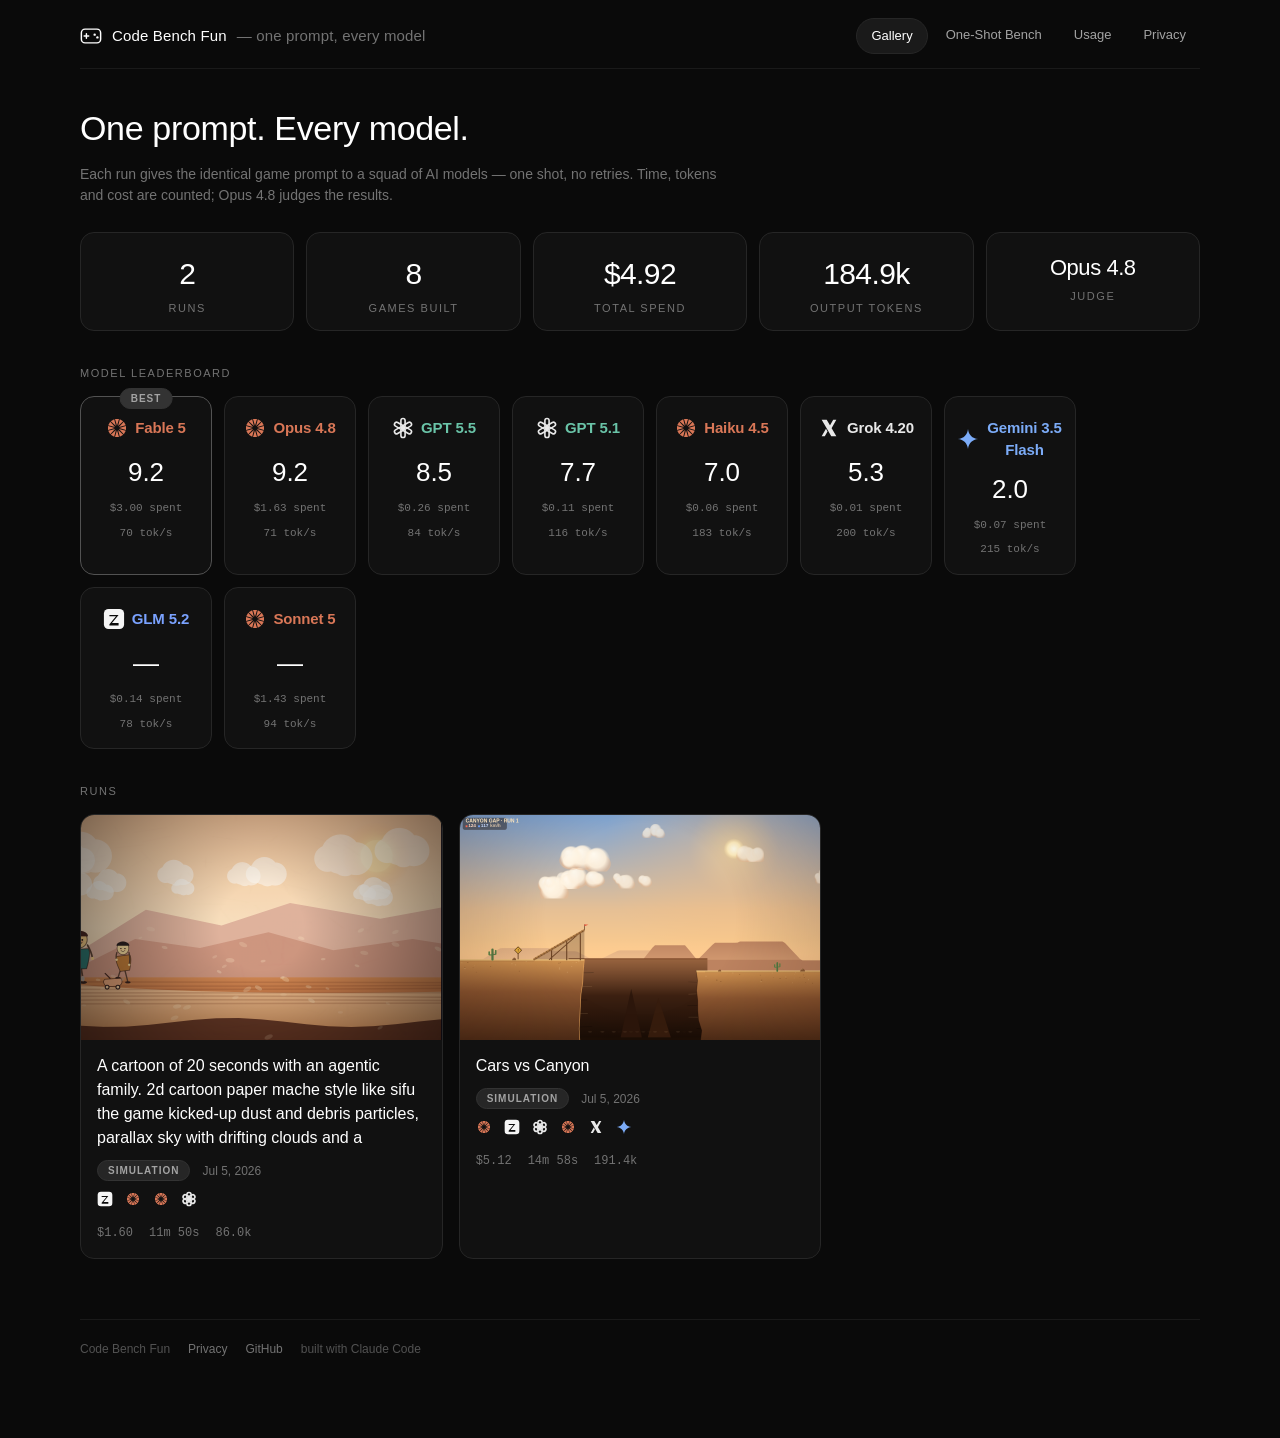
<file: index.html>
<!doctype html>
<html lang="en">
<head>
<meta charset="utf-8">
<meta name="viewport" content="width=device-width, initial-scale=1">
<title>Code Bench Fun — one prompt, every model</title>
<link rel="stylesheet" href="assets/site.css?v=3">
<style>
  /* page-specific: home hero + leaderboard + empty state (everything else reuses site.css) */
  .home-hero { padding: 6px 0 26px; }
  .home-hero h1 { font-size: 34px; font-weight: 300; color: var(--t-hero); margin: 0 0 10px; letter-spacing: -.01em; }
  .home-hero p { font-size: 14px; max-width: 640px; margin: 0; }

  .section-label { display: block; margin: 34px 0 14px; }
  .stat-strip .hero-num.judge { font-size: 22px; }

  .leaderboard-row { display: flex; flex-wrap: wrap; gap: 12px; }
  .lb-card { position: relative; flex: 0 0 auto; width: 132px; text-align: center; display: flex; flex-direction: column; align-items: center; gap: 8px; padding: 20px 12px 16px; }
  .lb-card .lb-pill { position: absolute; top: -9px; left: 50%; transform: translateX(-50%); background: #333; }
  .lb-card .chip { justify-content: center; }
  .lb-score { font-size: 26px; font-weight: 300; color: var(--t-hero); font-variant-numeric: tabular-nums; }
  .lb-line { font-size: 11px; }

  .cover-empty { position: absolute; inset: 0; display: flex; align-items: center; justify-content: center; opacity: .35; }

  .empty-wrap { display: flex; justify-content: center; padding: 30px 0; }
  .empty-card { display: flex; flex-direction: column; align-items: center; gap: 10px; text-align: center; padding: 46px 30px; max-width: 420px; }
  .empty-title { color: var(--t-hero); font-size: 17px; font-weight: 400; }
  .empty-sub { font-size: 13px; line-height: 1.6; }
  .empty-sub a { color: var(--t-mute); border-bottom: 1px solid var(--border); }
  .empty-sub a:hover { color: var(--t-hero); border-color: var(--border-hi); }

  @media (max-width: 720px) {
    .home-hero h1 { font-size: 26px; }
    .lb-card { width: 108px; padding: 16px 8px 12px; }
  }
</style>
</head>
<body>
<div class="wrap">
  <div id="topbar-slot"></div>

  <section class="home-hero">
    <h1>One prompt. Every model.</h1>
    <p class="dim">Each run gives the identical game prompt to a squad of AI models — one shot, no retries. Time, tokens and cost are counted; Opus 4.8 judges the results.</p>
  </section>

  <div class="stat-strip" id="stat-strip"></div>

  <section id="leaderboard-section">
    <span class="label section-label">Model leaderboard</span>
    <div class="leaderboard-row" id="leaderboard"></div>
  </section>

  <section id="gallery-section">
    <span class="label section-label">Runs</span>
    <div class="gallery" id="gallery"></div>
  </section>

  <footer class="site">
    <span>Code Bench Fun</span>
    <a href="privacy.html">Privacy</a>
    <a href="https://github.com/GGCryptoh/code_bench_fun">GitHub</a>
    <span>built with Claude Code</span>
  </footer>
</div>

<script src="assets/site.js?v=3"></script>
<script>
(function () {
  "use strict";

  function escapeHtml(s) {
    return String(s == null ? "" : s).replace(/[&<>"']/g, function (c) {
      return { "&": "&amp;", "<": "&lt;", ">": "&gt;", '"': "&quot;", "'": "&#39;" }[c];
    });
  }

  function fmtDate(iso) {
    try {
      var d = new Date(iso);
      if (isNaN(d.getTime())) return "";
      return d.toLocaleDateString(undefined, { month: "short", day: "numeric", year: "numeric" });
    } catch (e) { return ""; }
  }

  function animateCount(el, target, fmt) {
    if (!el) return;
    target = isFinite(target) ? target : 0;
    var steps = 30, duration = 1000, i = 0;
    var id = setInterval(function () {
      i++;
      el.textContent = fmt(target * (i / steps));
      if (i >= steps) { clearInterval(id); el.textContent = fmt(target); }
    }, duration / steps);
  }

  function renderStatStrip(runs, details) {
    var el = document.getElementById("stat-strip");
    if (!el) return;
    var gamesBuilt = 0, spend = 0, tokens = 0;
    details.forEach(function (d, i) {
      if (d && Array.isArray(d.builds)) {
        gamesBuilt += d.builds.length;
        d.builds.forEach(function (b) {
          spend += b.cost_usd || 0;
          tokens += b.output_tokens || 0;
        });
      } else {
        var r = runs[i] || {};
        gamesBuilt += (r.models ? r.models.length : 0);
        spend += (r.totals && r.totals.cost_usd) || 0;
        tokens += (r.totals && r.totals.output_tokens) || 0;
      }
    });

    el.innerHTML =
      '<div class="card stat-tile"><span class="hero-num" id="st-runs">0</span><span class="label">Runs</span></div>' +
      '<div class="card stat-tile"><span class="hero-num" id="st-games">0</span><span class="label">Games built</span></div>' +
      '<div class="card stat-tile"><span class="hero-num" id="st-spend">$0</span><span class="label">Total spend</span></div>' +
      '<div class="card stat-tile"><span class="hero-num" id="st-tokens">0</span><span class="label">Output tokens</span></div>' +
      '<div class="card stat-tile"><span class="hero-num judge">Opus 4.8</span><span class="label">Judge</span></div>';

    animateCount(document.getElementById("st-runs"), runs.length, function (v) { return String(Math.round(v)); });
    animateCount(document.getElementById("st-games"), gamesBuilt, function (v) { return String(Math.round(v)); });
    animateCount(document.getElementById("st-spend"), spend, function (v) { return CBF.fmtUSD(v); });
    animateCount(document.getElementById("st-tokens"), tokens, function (v) { return CBF.fmtTok(v); });
  }

  function renderLeaderboard(details) {
    var section = document.getElementById("leaderboard-section");
    var el = document.getElementById("leaderboard");
    if (!section || !el) return;

    var stats = {};
    details.forEach(function (d) {
      if (!d || !Array.isArray(d.builds)) return;
      d.builds.forEach(function (b) {
        var key = b.model_key;
        if (!key) return;
        if (!stats[key]) stats[key] = { cost: 0, scores: [], tps: [] };
        stats[key].cost += b.cost_usd || 0;
        if (b.judge && typeof b.judge.score === "number") stats[key].scores.push(b.judge.score);
        if (typeof b.tps === "number") stats[key].tps.push(b.tps);
      });
    });

    var keys = Object.keys(stats);
    if (!keys.length) { section.style.display = "none"; return; }

    var rows = keys.map(function (key) {
      var s = stats[key];
      var avgScore = s.scores.length ? s.scores.reduce(function (a, b) { return a + b; }, 0) / s.scores.length : null;
      var avgTps = s.tps.length ? s.tps.reduce(function (a, b) { return a + b; }, 0) / s.tps.length : null;
      return { key: key, avgScore: avgScore, avgTps: avgTps, cost: s.cost };
    });

    rows.sort(function (a, b) {
      if (a.avgScore == null && b.avgScore == null) return 0;
      if (a.avgScore == null) return 1;
      if (b.avgScore == null) return -1;
      return b.avgScore - a.avgScore;
    });

    var bestKey = (rows.length && rows[0].avgScore != null) ? rows[0].key : null;

    el.innerHTML = rows.map(function (r) {
      var isBest = r.key === bestKey;
      var scoreTxt = r.avgScore != null ? r.avgScore.toFixed(1) : "—";
      var tpsTxt = (r.avgTps != null ? Math.round(r.avgTps) : "—") + " tok/s";
      return '<div class="card lb-card"' + (isBest ? ' style="border-color:#525252"' : "") + '>' +
        (isBest ? '<span class="pill lb-pill">Best</span>' : "") +
        '<div>' + CBF.logoChip(r.key, 22) + '</div>' +
        '<div class="lb-score">' + escapeHtml(scoreTxt) + '</div>' +
        '<div class="mono dim lb-line">' + escapeHtml(CBF.fmtUSD(r.cost)) + ' spent</div>' +
        '<div class="mono dim lb-line">' + escapeHtml(tpsTxt) + '</div>' +
        '</div>';
    }).join("");
  }

  function renderGallery(runs) {
    var el = document.getElementById("gallery");
    if (!el) return;

    el.innerHTML = runs.map(function (r, i) {
      var coverHtml = r.cover
        ? '<iframe src="' + escapeHtml(r.cover) + '" sandbox="allow-scripts" loading="lazy"></iframe>'
        : '<div class="cover-empty">' + CBF.siteLogo(28) + '</div>';

      var modelsRow = (r.models || []).map(function (k) {
        var m = CBF.MODELS[k] || { name: k, brand: "openrouter" };
        var b = CBF.BRANDS[m.brand] || CBF.BRANDS.openrouter;
        return '<span title="' + escapeHtml(m.name) + '">' + b.logo(16) + '</span>';
      }).join("");

      var totals = r.totals || {};
      var dateTxt = r.created ? fmtDate(r.created) : "";

      return '<a class="card gcard reveal" style="animation-delay:' + (i * 60) + 'ms" href="run.html?id=' + encodeURIComponent(r.id) + '">' +
        '<div class="cover">' + coverHtml + '</div>' +
        '<div class="meta">' +
          '<div class="title">' + escapeHtml(r.title || r.id) + '</div>' +
          '<div class="row"><span class="pill">' + escapeHtml(r.kind || "") + '</span><span class="dim" style="font-size:12px">' + escapeHtml(dateTxt) + '</span></div>' +
          '<div class="row">' + modelsRow + '</div>' +
          '<div class="nums"><span>' + escapeHtml(CBF.fmtUSD(totals.cost_usd)) + '</span><span>' + escapeHtml(CBF.fmtMs(totals.ms)) + '</span><span>' + escapeHtml(CBF.fmtTok(totals.output_tokens)) + '</span></div>' +
        '</div>' +
      '</a>';
    }).join("");
  }

  function renderEmpty() {
    var statStrip = document.getElementById("stat-strip");
    var lbSection = document.getElementById("leaderboard-section");
    var gallerySection = document.getElementById("gallery-section");
    if (statStrip) statStrip.style.display = "none";
    if (lbSection) lbSection.style.display = "none";
    if (gallerySection) {
      var label = gallerySection.querySelector(".label");
      if (label) label.style.display = "none";
      var gal = document.getElementById("gallery");
      if (gal) {
        gal.className = "empty-wrap";
        gal.innerHTML =
          '<div class="card empty-card">' +
            CBF.siteLogo(32) +
            '<div class="empty-title">No runs yet</div>' +
            '<div class="dim empty-sub">Run your first bench with <span class="mono">runner/bench.mjs</span> or the <a href="bench.html">One-Shot Bench</a> page.</div>' +
          '</div>';
      }
    }
  }

  async function init() {
    var slot = document.getElementById("topbar-slot");
    if (slot) slot.outerHTML = CBF.topbar("index.html");

    try {
      var idx = await CBF.loadIndex();
      var runs = (idx && Array.isArray(idx.runs)) ? idx.runs : [];
      if (!runs.length) { renderEmpty(); return; }

      var details = await Promise.all(runs.map(function (r) {
        return CBF.loadRun(r.id).catch(function () { return null; });
      }));

      renderStatStrip(runs, details);
      renderLeaderboard(details);
      renderGallery(runs);
    } catch (e) {
      renderEmpty();
    }
  }

  init();
})();
</script>
</body>
</html>
</file>
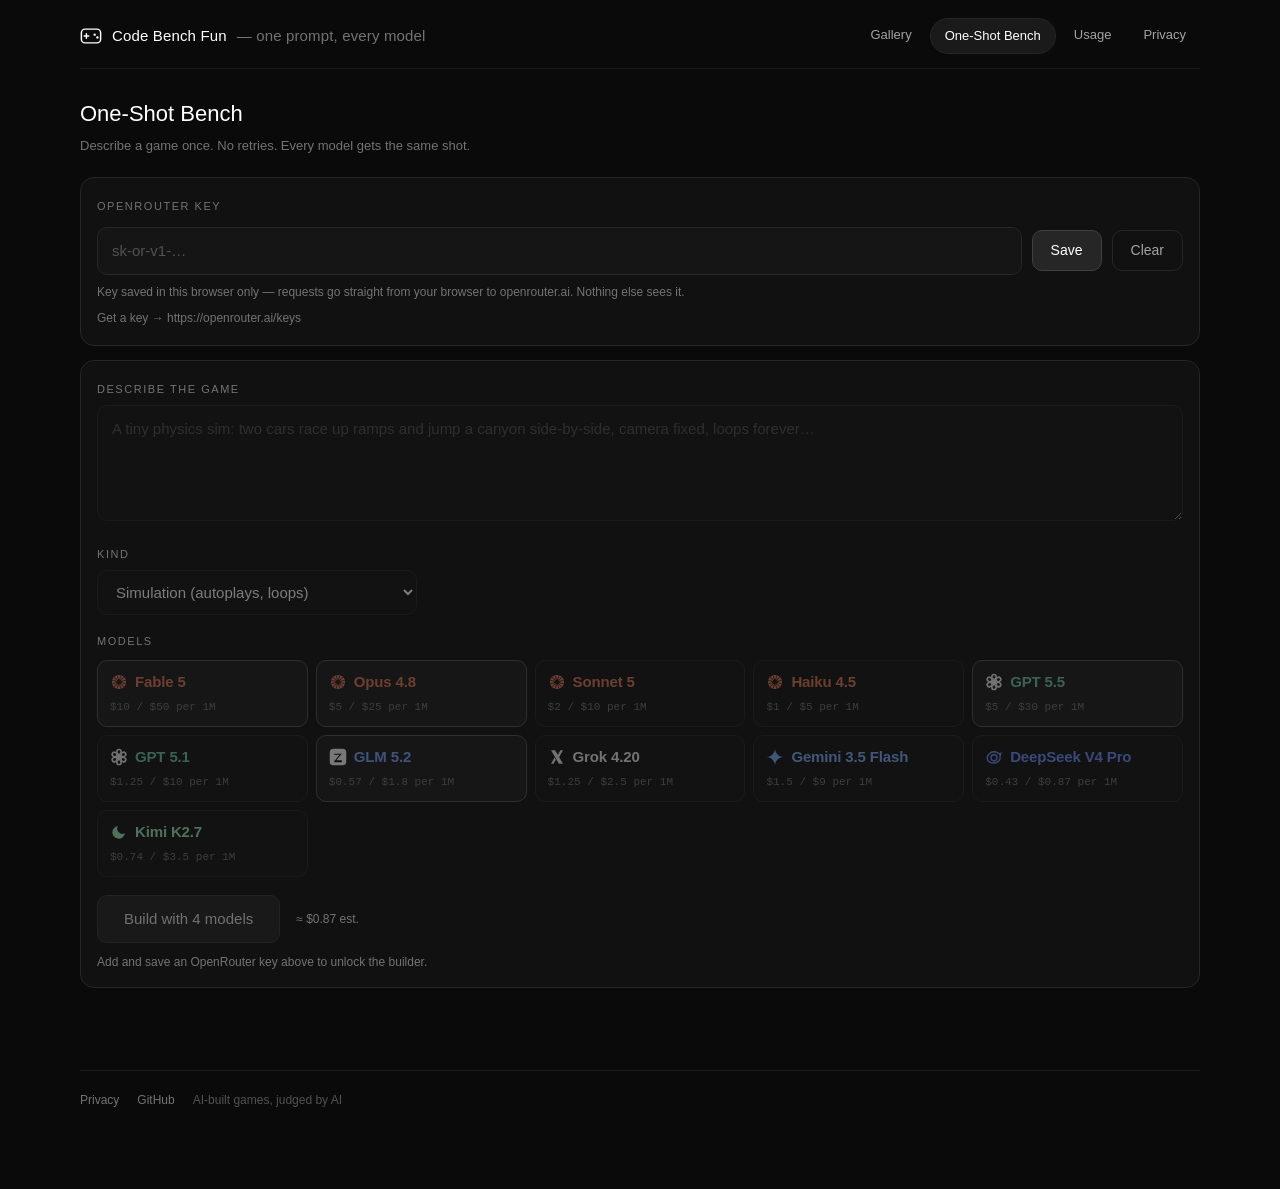
<file: bench.html>
<!doctype html>
<html lang="en">
<head>
<meta charset="utf-8">
<meta name="viewport" content="width=device-width, initial-scale=1">
<title>One-Shot Bench — Code Bench Fun</title>
<link rel="stylesheet" href="assets/site.css?v=3">
<style>
  /* ---------- bench.html page-specific styles ---------- */

  .page-head { margin-bottom: 22px; }
  .page-head .page-sub { margin-top: 6px; font-size: 13px; }

  .card + .card { margin-top: 14px; }

  /* key card */
  .key-row { display: flex; align-items: center; gap: 10px; flex-wrap: wrap; margin: 10px 0 8px; }
  #keyInput { flex: 1 1 260px; min-width: 200px; }
  input[type=password] {
    width: 100%; background: rgba(23,23,23,.8); border: 1px solid var(--border);
    border-radius: var(--r-sm); color: var(--t-hero); padding: 12px 14px; font: inherit;
    outline: none; transition: border-color .2s var(--ease);
  }
  input[type=password]:focus { border-color: #525252; }
  #keyPill[hidden] { display: none; }
  .key-status { font-size: 12px; margin-top: 2px; }
  .key-get { display: inline-block; margin-top: 8px; font-size: 12px; }
  .key-get:hover { color: var(--t-hero); }

  /* composer */
  #promptInput { resize: vertical; }
  .composer-row { display: flex; gap: 16px; margin: 14px 0; flex-wrap: wrap; }
  .kind-wrap { max-width: 320px; flex: 1 1 240px; }
  .kind-wrap select { margin-top: 6px; }

  .modelpicker {
    display: grid; grid-template-columns: repeat(auto-fill, minmax(180px, 1fr));
    gap: 8px; margin: 8px 0 18px;
  }
  .modelpicker.disabled .modelcard { pointer-events: none; opacity: .45; }
  .modelcard {
    display: flex; flex-direction: column; align-items: flex-start; gap: 6px;
    background: var(--card); border: 1px solid var(--border); border-radius: var(--r-sm);
    padding: 10px 12px; text-align: left; width: 100%; transition: all .2s var(--ease);
  }
  .modelcard:hover { border-color: var(--border-hi); }
  .modelcard.on { border-color: #525252; background: var(--raise); }
  .modelcard .price { font-size: 11px; color: var(--t-dim); white-space: nowrap; }

  .build-row { display: flex; align-items: center; gap: 16px; flex-wrap: wrap; margin-top: 4px; }
  .build-btn { padding: 12px 26px; font-size: 15px; }
  .est-note { font-size: 12px; }
  .key-hint { font-size: 12px; margin-top: 10px; }

  textarea:disabled, select:disabled, input:disabled { opacity: .45; }

  @keyframes shakeX {
    10%, 90% { transform: translateX(-1px); }
    20%, 80% { transform: translateX(2px); }
    30%, 50%, 70% { transform: translateX(-4px); }
    40%, 60% { transform: translateX(4px); }
  }
  .shake { animation: shakeX .4s var(--ease); }

  /* run grid extras */
  #runGrid { margin-top: 22px; }
  .panel-sub .judge { color: var(--t-hero); opacity: 0; transition: opacity .4s var(--ease); }
  .panel-sub .judge.show { opacity: 1; }
  .frame .building {
    position: absolute; inset: 0; display: flex; align-items: center; justify-content: center;
    opacity: .3; animation: pulse 1.6s ease-in-out infinite;
  }
  @keyframes pulse { 0%, 100% { opacity: .12; } 50% { opacity: .5; } }

  /* summary */
  .summary-actions { margin-top: 16px; }
  .actions-row { display: flex; gap: 10px; flex-wrap: wrap; }
  .hint-line { font-size: 12px; margin-top: 10px; }

  @media (max-width: 720px) {
    .composer-row { flex-direction: column; gap: 10px; }
    .kind-wrap { max-width: none; }
    .modelpicker { grid-template-columns: repeat(auto-fill, minmax(140px, 1fr)); }
    .key-row { flex-direction: column; align-items: stretch; }
    .build-row { flex-direction: column; align-items: flex-start; }
  }
</style>
</head>
<body>

<div class="wrap" id="wrap">
  <div id="content"></div>
</div>

<script src="assets/site.js?v=3"></script>
<script>
(function () {
  "use strict";

  document.getElementById("content").insertAdjacentHTML("beforebegin", CBF.topbar("bench.html"));

  var content = document.getElementById("content");

  var LS_KEY = "cbf_or_key";

  var SYS_PROMPT = "You are competing in a one-shot game-building benchmark. Reply with ONE complete self-contained HTML file and nothing else — no markdown fences, no commentary before or after. Hard rules: no external requests of any kind (no CDNs, fonts, images, analytics); everything inline. The file runs inside a sandboxed iframe (sandbox=\"allow-scripts\"): never use localStorage, sessionStorage, cookies, alert, prompt or confirm. Fill the whole viewport (html,body{margin:0;height:100%;overflow:hidden}) and look good in a SQUARE frame. If the request is a simulation: start automatically, run and loop forever, zero user input. If interactive: show minimal on-screen instructions and support both touch and keyboard. Push visual polish: cohesive palette, smooth motion, particles, depth — it will be judged on looks in a screen recording.";

  var JUDGE_SYS = "You are the judge of a one-shot AI game-building benchmark. Score strictly. Reply ONLY with minified JSON, no fences.";

  var JUDGE_MODEL_ID = (CBF.MODELS["opus-4.8"] && CBF.MODELS["opus-4.8"].or_id) || "anthropic/claude-opus-4.8";

  var API_URL = "https://openrouter.ai/api/v1/chat/completions";
  var REFERER = "https://ggcryptoh.github.io/code_bench_fun";

  var DEFAULT_ON = ["fable-5", "glm-5.2", "gpt-5.5", "opus-4.8"];
  var selected = new Set(DEFAULT_ON);
  var built = false;
  var runMeta = null;

  /* ---------- helpers ---------- */

  function escapeHtml(s) {
    return String(s == null ? "" : s).replace(/[&<>"']/g, function (c) {
      return { "&": "&amp;", "<": "&lt;", ">": "&gt;", '"': "&quot;", "'": "&#39;" }[c];
    });
  }

  function money(n) {
    if (n == null || isNaN(n)) return "—";
    if (Number.isInteger(n)) return "$" + n;
    return "$" + (Math.round(n * 100) / 100);
  }

  function slugify(s) {
    var out = String(s || "").toLowerCase().replace(/[^a-z0-9]+/g, "-").replace(/^-+|-+$/g, "").slice(0, 60);
    return out || "game";
  }

  function firstWords(s, n) {
    var words = String(s || "").trim().split(/\s+/).filter(Boolean);
    var head = words.slice(0, n).join(" ");
    return head || "Untitled game";
  }

  function pad2(n) { return String(n).padStart(2, "0"); }
  function yyyymmdd(d) { return "" + d.getFullYear() + pad2(d.getMonth() + 1) + pad2(d.getDate()); }

  function clampScore(n) {
    n = Number(n);
    if (!isFinite(n)) return 0;
    return Math.max(0, Math.min(10, Math.round(n)));
  }

  var envKey = null; // auto-loaded from .env.local when running on localhost

  function getKey() {
    var k = localStorage.getItem(LS_KEY);
    return (k && k.trim()) || envKey;
  }

  function hasKey() {
    return !!getKey();
  }

  // On localhost, the repo's gitignored .env.local is served by the dev server —
  // pick the key up automatically so there's nothing to paste. Never runs in production.
  function tryEnvLocalKey() {
    if (!/^(localhost|127\.0\.0\.1|\[::1\])$/.test(location.hostname)) return;
    fetch(".env.local", { cache: "no-store" }).then(function (r) {
      return r.ok ? r.text() : "";
    }).then(function (txt) {
      var m = txt && txt.match(/^\s*(?:export\s+)?OPENROUTER_API_KEY\s*=\s*["']?([^\s"'#]+)/m);
      if (!m || !m[1]) return;
      envKey = m[1];
      updateKeyPill();
      var saved = localStorage.getItem(LS_KEY);
      if (!saved || !saved.trim()) {
        var input = document.getElementById("keyInput");
        if (input && !input.value) input.placeholder = "using key from .env.local";
        var status = document.querySelector(".key-status");
        if (status) status.textContent = "Using the OpenRouter key from this repo's .env.local (localhost only). Paste a key above to override — it stays in this browser and goes only to openrouter.ai.";
      }
      syncComposer();
    }).catch(function () { /* no .env.local — manual entry */ });
  }

  function extractHtml(raw) {
    if (!raw) return null;
    var s = raw.replace(/```html/gi, "").replace(/```/g, "");
    var lower = s.toLowerCase();
    var start = lower.indexOf("<!doctype");
    if (start === -1) start = lower.indexOf("<html");
    var end = lower.lastIndexOf("</html>");
    if (start === -1 || end === -1 || end < start) return null;
    return s.slice(start, end + 7).trim();
  }

  function authHeaders(key) {
    return {
      "Content-Type": "application/json",
      "Authorization": "Bearer " + key,
      "HTTP-Referer": REFERER,
      "X-Title": "Code Bench Fun",
    };
  }

  /* ---------- shell render ---------- */

  function renderShell() {
    content.innerHTML =
      '<div class="page-head">' +
        '<h1 class="page-title">One-Shot Bench</h1>' +
        '<div class="dim page-sub">Describe a game once. No retries. Every model gets the same shot.</div>' +
      "</div>" +

      '<div class="card" id="keyCard">' +
        '<span class="label">OpenRouter Key</span>' +
        '<div class="key-row">' +
          '<input type="password" id="keyInput" placeholder="sk-or-v1-…" autocomplete="off" spellcheck="false">' +
          '<button class="btn" id="btnKeySave">Save</button>' +
          '<button class="btn ghost" id="btnKeyClear">Clear</button>' +
          '<span class="pill" id="keyPill" hidden>saved</span>' +
        "</div>" +
        '<div class="dim key-status">Key saved in this browser only — requests go straight from your browser to openrouter.ai. Nothing else sees it.</div>' +
        '<a class="dim key-get" href="https://openrouter.ai/keys" target="_blank" rel="noopener">Get a key &rarr; https://openrouter.ai/keys</a>' +
      "</div>" +

      '<div class="card" id="composerCard">' +
        '<span class="label">Describe the game</span>' +
        '<textarea id="promptInput" rows="4" placeholder="A tiny physics sim: two cars race up ramps and jump a canyon side-by-side, camera fixed, loops forever…" style="margin-top:6px"></textarea>' +
        '<div class="composer-row">' +
          '<div class="kind-wrap">' +
            '<span class="label">Kind</span>' +
            '<select id="kindSelect">' +
              '<option value="simulation" selected>Simulation (autoplays, loops)</option>' +
              '<option value="interactive">Interactive (playable)</option>' +
            "</select>" +
          "</div>" +
        "</div>" +
        '<span class="label">Models</span>' +
        '<div class="modelpicker" id="modelPicker"></div>' +
        '<div class="build-row">' +
          '<button class="btn build-btn" id="btnBuild">Build</button>' +
          '<span class="dim est-note" id="estNote"></span>' +
        "</div>" +
        '<div class="dim key-hint" id="keyHint" hidden>Add and save an OpenRouter key above to unlock the builder.</div>' +
      "</div>" +

      '<section class="rungrid" id="runGrid"></section>' +
      '<div id="summaryWrap"></div>' +

      '<footer class="site">' +
        '<a href="privacy.html">Privacy</a>' +
        '<a href="https://github.com/GGCryptoh/code_bench_fun" target="_blank" rel="noopener">GitHub</a>' +
        '<span>AI-built games, judged by AI</span>' +
      "</footer>";

    renderModelPicker();
    updateEstimate();
    wireKey();
    wireComposer();
    syncComposer();
    tryEnvLocalKey();
  }

  function renderModelPicker() {
    var wrap = document.getElementById("modelPicker");
    wrap.innerHTML = Object.keys(CBF.MODELS).map(function (key) {
      var m = CBF.MODELS[key];
      var on = selected.has(key) ? " on" : "";
      return (
        '<button type="button" class="modelcard' + on + '" data-key="' + key + '" aria-pressed="' + selected.has(key) + '">' +
          CBF.logoChip(key, 18) +
          '<span class="mono price">' + money(m.in_per_m) + " / " + money(m.out_per_m) + " per 1M</span>" +
        "</button>"
      );
    }).join("");
    wrap.addEventListener("click", function (e) {
      if (built) return;
      var btn = e.target.closest(".modelcard");
      if (!btn) return;
      var key = btn.dataset.key;
      if (selected.has(key)) selected.delete(key); else selected.add(key);
      btn.classList.toggle("on");
      btn.setAttribute("aria-pressed", selected.has(key));
      syncComposer();
      updateEstimate();
    });
  }

  function updateEstimate() {
    var el = document.getElementById("estNote");
    if (!el) return;
    var sum = 0;
    selected.forEach(function (key) {
      var m = CBF.MODELS[key];
      if (!m) return;
      sum += (m.out_per_m * 8000) / 1e6 + (m.in_per_m * 600) / 1e6;
    });
    el.textContent = "≈ $" + sum.toFixed(2) + " est.";
  }

  function wireKey() {
    var input = document.getElementById("keyInput");
    input.value = localStorage.getItem(LS_KEY) || "";
    document.getElementById("btnKeySave").addEventListener("click", function () {
      var v = input.value.trim();
      if (v) localStorage.setItem(LS_KEY, v);
      updateKeyPill();
      syncComposer();
    });
    document.getElementById("btnKeyClear").addEventListener("click", function () {
      localStorage.removeItem(LS_KEY);
      input.value = "";
      updateKeyPill();
      syncComposer();
    });
    updateKeyPill();
  }

  function updateKeyPill() {
    var pill = document.getElementById("keyPill");
    if (!pill) return;
    var saved = localStorage.getItem(LS_KEY);
    if (saved && saved.trim()) { pill.textContent = "saved"; pill.hidden = false; }
    else if (envKey) { pill.textContent = ".env.local"; pill.hidden = false; }
    else { pill.hidden = true; }
  }

  function wireComposer() {
    document.getElementById("btnBuild").addEventListener("click", onBuildClick);
  }

  function syncComposer() {
    var locked = built || !hasKey();
    var promptInput = document.getElementById("promptInput");
    var kindSelect = document.getElementById("kindSelect");
    var modelPicker = document.getElementById("modelPicker");
    var buildBtn = document.getElementById("btnBuild");
    var keyHint = document.getElementById("keyHint");

    if (promptInput) promptInput.disabled = locked;
    if (kindSelect) kindSelect.disabled = locked;
    if (modelPicker) modelPicker.classList.toggle("disabled", locked);
    if (keyHint) keyHint.hidden = built || hasKey();
    if (buildBtn) {
      buildBtn.disabled = locked || selected.size === 0;
      if (!built) {
        var n = selected.size;
        buildBtn.textContent = "Build with " + n + " model" + (n === 1 ? "" : "s");
      }
    }
  }

  /* ---------- one-shot build flow ---------- */

  function onBuildClick() {
    if (built) return;
    if (!hasKey()) { syncComposer(); return; }

    var promptInput = document.getElementById("promptInput");
    var prompt = promptInput.value.trim();
    if (!prompt) {
      promptInput.classList.remove("shake");
      void promptInput.offsetWidth;
      promptInput.classList.add("shake");
      promptInput.focus();
      return;
    }
    if (selected.size === 0) return;

    var kind = document.getElementById("kindSelect").value === "interactive" ? "interactive" : "simulation";
    var key = getKey();
    var created = new Date();
    var title = firstWords(prompt, 6);
    var id = slugify(title);
    runMeta = { prompt: prompt, kind: kind, created: created, title: title, id: id };

    built = true;
    syncComposer();
    document.getElementById("btnBuild").textContent = "Building…";

    var modelKeys = Object.keys(CBF.MODELS).filter(function (k) { return selected.has(k); });
    renderRunGrid(modelKeys);

    Promise.all(modelKeys.map(function (mk, i) {
      return runModel(mk, i, prompt, kind, key, id);
    })).then(renderSummary);
  }

  function renderRunGrid(modelKeys) {
    var grid = document.getElementById("runGrid");
    grid.innerHTML = modelKeys.map(function (mk, i) {
      return (
        '<div class="panel reveal" style="animation-delay:' + (i * 60) + 'ms" data-model="' + mk + '">' +
          '<div class="panel-head">' +
            CBF.logoChip(mk, 20) +
            '<span class="cost mono" data-role="cost">$0.00</span>' +
            '<span class="bar" data-role="bar"></span>' +
          "</div>" +
          '<div class="panel-sub">' +
            '<span data-role="tok">0 tok</span>' +
            '<span data-role="elapsed">0.0s</span>' +
            '<span data-role="status">queued</span>' +
            '<span class="judge" data-role="judge"></span>' +
          "</div>" +
          '<div class="frame" data-role="frame">' +
            '<div class="building" data-role="placeholder">' + CBF.logoChip(mk, 40) + "</div>" +
          "</div>" +
        "</div>"
      );
    }).join("");
  }

  async function runModel(modelKey, idx, prompt, kind, apiKey, id) {
    var m = CBF.MODELS[modelKey];
    var panel = content.querySelector('.panel[data-model="' + modelKey + '"]');
    var els = {
      cost: panel.querySelector('[data-role="cost"]'),
      bar: panel.querySelector('[data-role="bar"]'),
      status: panel.querySelector('[data-role="status"]'),
      tok: panel.querySelector('[data-role="tok"]'),
      elapsed: panel.querySelector('[data-role="elapsed"]'),
      judge: panel.querySelector('[data-role="judge"]'),
      frame: panel.querySelector('[data-role="frame"]'),
    };

    var promptEstimate = (SYS_PROMPT + prompt).length / 4;
    var startTs = performance.now();
    var elapsedTimer = setInterval(function () {
      els.elapsed.textContent = ((performance.now() - startTs) / 1000).toFixed(1) + "s";
    }, 150);

    els.status.textContent = "streaming";

    var timeline = [];
    var lastSampleAt = 0;

    function onDelta(acc) {
      var tokEst = acc.length / 4;
      var elapsedMs = performance.now() - startTs;
      if (elapsedMs - lastSampleAt >= 400) {
        timeline.push([Math.round(elapsedMs), Math.round(tokEst)]);
        lastSampleAt = elapsedMs;
      }
      var estCost = (m.in_per_m * promptEstimate) / 1e6 + (m.out_per_m * tokEst) / 1e6;
      els.cost.textContent = CBF.fmtUSD(estCost);
      els.tok.textContent = CBF.fmtTok(tokEst) + " tok";
      var pct = Math.min(96, (tokEst / 8000) * 100);
      els.bar.style.width = pct.toFixed(1) + "%";
    }

    var build = {
      model_key: modelKey,
      provider: "openrouter",
      provider_model_id: m.or_id,
      file: null,
      ok: false,
      error: null,
      ms: 0,
      turns: 1,
      input_tokens: 0,
      output_tokens: 0,
      cost_usd: 0,
      tps: 0,
      timeline: null,
      judge: null,
    };

    try {
      var res = await fetch(API_URL, {
        method: "POST",
        headers: authHeaders(apiKey),
        body: JSON.stringify({
          model: m.or_id,
          stream: true,
          stream_options: { include_usage: true },
          usage: { include: true },
          max_tokens: 32000,
          messages: [
            { role: "system", content: SYS_PROMPT },
            { role: "user", content: prompt },
          ],
        }),
      });

      if (!res.ok) {
        var errText = "";
        try { errText = (await res.text()).slice(0, 300); } catch (e2) { /* ignore */ }
        throw new Error("HTTP " + res.status + (errText ? ": " + errText : ""));
      }

      var reader = res.body.getReader();
      var decoder = new TextDecoder();
      var buf = "";
      var acc = "";
      var usage = null;

      while (true) {
        var chunk = await reader.read();
        if (chunk.done) break;
        buf += decoder.decode(chunk.value, { stream: true });
        var lines = buf.split("\n");
        buf = lines.pop();
        for (var li = 0; li < lines.length; li++) {
          var line = lines[li].trim();
          if (line.indexOf("data:") !== 0) continue;
          var data = line.slice(5).trim();
          if (data === "[DONE]") continue;
          var obj;
          try { obj = JSON.parse(data); } catch (e3) { continue; }
          if (obj.usage) usage = obj.usage;
          var choice = obj.choices && obj.choices[0];
          if (choice && choice.delta && typeof choice.delta.content === "string" && choice.delta.content) {
            acc += choice.delta.content;
            onDelta(acc);
          }
        }
      }

      clearInterval(elapsedTimer);
      var ms = Math.round(performance.now() - startTs);
      els.elapsed.textContent = (ms / 1000).toFixed(1) + "s";
      els.status.textContent = "done";
      els.bar.style.width = "100%";

      var html = extractHtml(acc);
      if (!html) throw new Error("No HTML found in model output");

      var inputTok = usage && usage.prompt_tokens != null ? usage.prompt_tokens : Math.round(promptEstimate);
      var outputTok = usage && usage.completion_tokens != null ? usage.completion_tokens : Math.round(acc.length / 4);
      var cost = usage && usage.cost != null ? usage.cost : ((inputTok * m.in_per_m) + (outputTok * m.out_per_m)) / 1e6;

      timeline.push([ms, outputTok]);

      build.ok = true;
      build.ms = ms;
      build.input_tokens = inputTok;
      build.output_tokens = outputTok;
      build.cost_usd = Math.round(cost * 1e6) / 1e6;
      build.tps = ms > 0 ? Math.round((outputTok / (ms / 1000)) * 10) / 10 : 0;
      build.timeline = timeline;
      build.html = html;
      build.file = "games/" + id + "/" + modelKey + ".html";

      els.cost.textContent = CBF.fmtUSD(build.cost_usd);
      els.tok.textContent = CBF.fmtTok(outputTok) + " tok";

      els.frame.innerHTML = "";
      var iframe = document.createElement("iframe");
      iframe.setAttribute("sandbox", "allow-scripts");
      els.frame.appendChild(iframe);
      iframe.srcdoc = html;

      /* ---- judge: fires as soon as THIS build is ready, doesn't wait on the others ---- */
      els.status.textContent = "judging";
      try {
        var judge = await judgeBuild(prompt, kind, html, apiKey);
        build.judge = judge;
        els.status.textContent = "judged";
        els.judge.textContent = "★ " + judge.score.toFixed(1);
        els.judge.title = judge.verdict || "";
        els.judge.classList.add("show");
      } catch (eJudge) {
        els.status.textContent = "judge failed";
      }
    } catch (err) {
      clearInterval(elapsedTimer);
      var ms2 = Math.round(performance.now() - startTs);
      els.elapsed.textContent = (ms2 / 1000).toFixed(1) + "s";
      els.status.textContent = "failed";
      els.bar.style.width = "0%";
      build.ok = false;
      build.error = (err && err.message) || String(err);
      build.ms = ms2;
      build.file = null;
      var name = (CBF.MODELS[modelKey] && CBF.MODELS[modelKey].name) || modelKey;
      els.frame.innerHTML = '<div class="fail">' + escapeHtml(name) + " failed: " + escapeHtml(build.error) + "</div>";
    }

    return build;
  }

  async function judgeBuild(prompt, kind, html, apiKey) {
    var userMsg =
      "GAME PROMPT:\n" + prompt +
      "\n\nKIND: " + kind +
      "\n\nHTML SOURCE:\n" + html +
      "\n\nScore integers 0-10: works (will it actually run and animate as intended — inspect the code for bugs), fidelity (does what was asked), polish (visual quality/motion/detail), creativity (flair beyond the ask). JSON shape: {\"works\":n,\"fidelity\":n,\"polish\":n,\"creativity\":n,\"verdict\":\"<=90 chars\"}";

    var res = await fetch(API_URL, {
      method: "POST",
      headers: authHeaders(apiKey),
      body: JSON.stringify({
        model: JUDGE_MODEL_ID,
        stream: false,
        messages: [
          { role: "system", content: JUDGE_SYS },
          { role: "user", content: userMsg },
        ],
      }),
    });

    if (!res.ok) throw new Error("judge HTTP " + res.status);
    var data = await res.json();
    var text = data && data.choices && data.choices[0] && data.choices[0].message && data.choices[0].message.content;
    if (!text) throw new Error("empty judge response");

    var first = text.indexOf("{");
    var last = text.lastIndexOf("}");
    if (first === -1 || last === -1 || last < first) throw new Error("no JSON in judge response");
    var parsed = JSON.parse(text.slice(first, last + 1));

    var works = clampScore(parsed.works);
    var fidelity = clampScore(parsed.fidelity);
    var polish = clampScore(parsed.polish);
    var creativity = clampScore(parsed.creativity);
    var score = Math.round((works * 0.35 + fidelity * 0.3 + polish * 0.25 + creativity * 0.1) * 10) / 10;

    return {
      works: works, fidelity: fidelity, polish: polish, creativity: creativity,
      score: score, verdict: String(parsed.verdict || "").slice(0, 200),
    };
  }

  /* ---------- summary + download ---------- */

  function renderSummary(builds) {
    var totalCost = builds.reduce(function (s, b) { return s + (b.cost_usd || 0); }, 0);
    var maxMs = builds.reduce(function (mx, b) { return Math.max(mx, b.ms || 0); }, 0);
    var totalOutTok = builds.reduce(function (s, b) { return s + (b.output_tokens || 0); }, 0);

    var winnerKey = null, winnerScore = -1;
    builds.forEach(function (b) {
      if (b.ok && b.judge && typeof b.judge.score === "number" && b.judge.score > winnerScore) {
        winnerScore = b.judge.score;
        winnerKey = b.model_key;
      }
    });

    var filename = "cbf-run-" + runMeta.id + "-" + yyyymmdd(runMeta.created) + ".json";

    var html =
      '<section class="stat-strip">' +
        '<div class="card stat-tile"><span class="hero-num">' + CBF.fmtUSD(totalCost) + '</span><span class="label">Total cost</span></div>' +
        '<div class="card stat-tile"><span class="hero-num mono">' + CBF.fmtMs(maxMs) + '</span><span class="label">Wall time</span></div>' +
        '<div class="card stat-tile"><span class="hero-num mono">' + CBF.fmtTok(totalOutTok) + '</span><span class="label">Output tokens</span></div>' +
        '<div class="card stat-tile"><span class="hero-num" style="font-size:20px">' + (winnerKey ? CBF.logoChip(winnerKey, 18) : "—") + '</span><span class="label">Winner</span></div>' +
      "</section>" +
      '<div class="card summary-actions">' +
        '<div class="actions-row">' +
          '<button class="btn" id="btnDownload">Download run bundle</button>' +
          '<button class="btn ghost" id="btnNew">New bench</button>' +
        "</div>" +
        '<div class="dim hint-line">Add it to the gallery: node runner/import.mjs ' + escapeHtml(filename) + "</div>" +
      "</div>";

    document.getElementById("summaryWrap").innerHTML = html;

    document.getElementById("btnDownload").addEventListener("click", function () {
      downloadBundle(builds, filename);
    });
    document.getElementById("btnNew").addEventListener("click", function () {
      location.reload();
    });
  }

  function downloadBundle(builds, filename) {
    var bundle = {
      id: runMeta.id,
      title: runMeta.title,
      prompt: runMeta.prompt,
      system_prompt: SYS_PROMPT,
      kind: runMeta.kind,
      created: runMeta.created.toISOString(),
      judge: { model_key: "opus-4.8", provider: "openrouter" },
      builds: builds.map(function (b) {
        var out = {
          model_key: b.model_key,
          provider: b.provider,
          provider_model_id: b.provider_model_id,
          file: b.ok ? b.file : null,
          ok: b.ok,
          error: b.error,
          ms: b.ms,
          turns: b.turns,
          input_tokens: b.input_tokens,
          output_tokens: b.output_tokens,
          cost_usd: b.cost_usd,
          tps: b.tps,
          timeline: b.timeline,
          judge: b.judge,
        };
        if (b.ok && b.html) out.html = b.html;
        return out;
      }),
    };

    var blob = new Blob([JSON.stringify(bundle, null, 2)], { type: "application/json" });
    var url = URL.createObjectURL(blob);
    var a = document.createElement("a");
    a.href = url;
    a.download = filename;
    document.body.appendChild(a);
    a.click();
    document.body.removeChild(a);
    setTimeout(function () { URL.revokeObjectURL(url); }, 1000);
  }

  renderShell();
})();
</script>
</body>
</html>
</file>
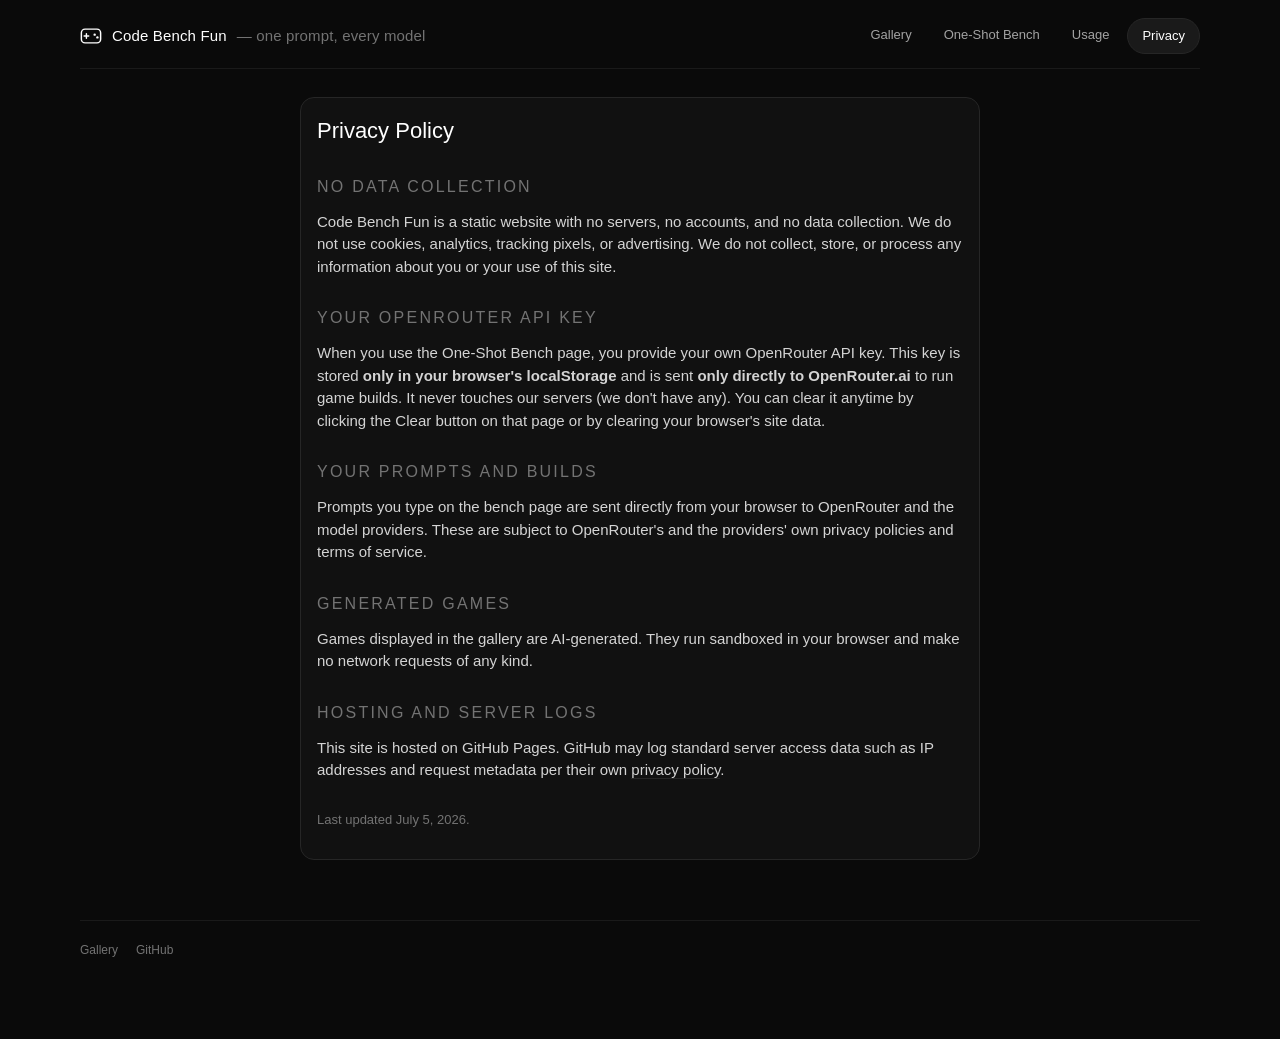
<file: privacy.html>
<!doctype html>
<html lang="en">
<head>
<meta charset="utf-8">
<meta name="viewport" content="width=device-width, initial-scale=1">
<title>Privacy — Code Bench Fun</title>
<link rel="stylesheet" href="assets/site.css?v=3">
<style>
  /* ---------- privacy.html page-specific styles ---------- */

  .card { max-width: 680px; margin: 0 auto; }
  .card h2 { font-size: 16px; margin: 22px 0 12px; }
  .card h2:first-child { margin-top: 0; }
  .card p { margin: 0 0 14px; }
  .card ul { margin: 0 0 14px; padding-left: 20px; }
  .card li { margin: 0 0 8px; }
  .card a { color: var(--t-body); border-bottom: 1px solid var(--border); transition: border-color .2s var(--ease); }
  .card a:hover { border-color: var(--t-body); }
  .card .label { display: block; margin-top: 28px; margin-bottom: 12px; }
</style>
</head>
<body>

<div class="wrap">
  <header id="topbar"></header>

  <main class="card">
    <h1 class="page-title">Privacy Policy</h1>

    <h2 class="label">No Data Collection</h2>
    <p>Code Bench Fun is a static website with no servers, no accounts, and no data collection. We do not use cookies, analytics, tracking pixels, or advertising. We do not collect, store, or process any information about you or your use of this site.</p>

    <h2 class="label">Your OpenRouter API Key</h2>
    <p>When you use the One-Shot Bench page, you provide your own OpenRouter API key. This key is stored <strong>only in your browser's localStorage</strong> and is sent <strong>only directly to OpenRouter.ai</strong> to run game builds. It never touches our servers (we don't have any). You can clear it anytime by clicking the Clear button on that page or by clearing your browser's site data.</p>

    <h2 class="label">Your Prompts and Builds</h2>
    <p>Prompts you type on the bench page are sent directly from your browser to OpenRouter and the model providers. These are subject to OpenRouter's and the providers' own privacy policies and terms of service.</p>

    <h2 class="label">Generated games</h2>
    <p>Games displayed in the gallery are AI-generated. They run sandboxed in your browser and make no network requests of any kind.</p>

    <h2 class="label">Hosting and Server Logs</h2>
    <p>This site is hosted on GitHub Pages. GitHub may log standard server access data such as IP addresses and request metadata per their own <a href="https://docs.github.com/en/site-policy/privacy-policies/github-privacy-statement">privacy policy</a>.</p>


    <p style="margin-top: 28px; font-size: 13px; color: var(--t-dim);">Last updated July 5, 2026.</p>
  </main>

  <footer class="site">
    <a href="index.html">Gallery</a>
    <a href="https://github.com/GGCryptoh/code_bench_fun">GitHub</a>
  </footer>
</div>

<script src="assets/site.js?v=3"></script>
<script>
  document.getElementById("topbar").innerHTML = CBF.topbar("privacy.html");
</script>

</body>
</html>
</file>
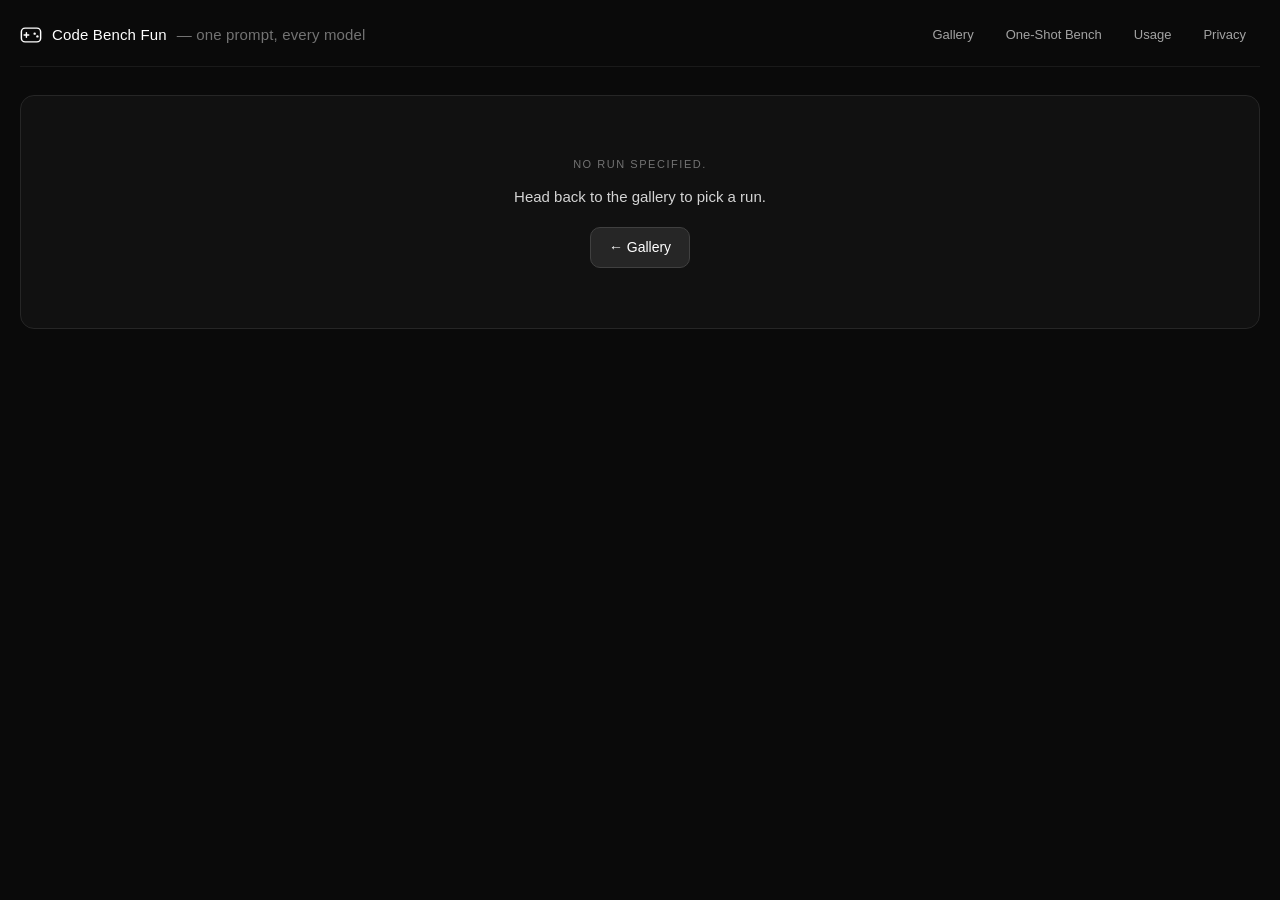
<file: run.html>
<!doctype html>
<html lang="en">
<head>
<meta charset="utf-8">
<meta name="viewport" content="width=device-width, initial-scale=1">
<title>Run — Code Bench Fun</title>
<link rel="stylesheet" href="assets/site.css?v=3">
<style>
  /* ---------- run.html page-specific styles ---------- */

  /* full-width layout: the grid is the show — use the screen */
  body:not(.reel) .wrap { max-width: 1720px; }
  @media (min-width: 1000px) {
    .run-head { flex-direction: row !important; align-items: center; gap: 18px !important; flex-wrap: wrap; margin-bottom: 16px !important; }
    .run-head .back { flex: none; }
    .run-head .title-row { flex: 1 1 auto; min-width: 0; }
    .run-head details.prompt { flex: 1 1 100%; order: 10; padding: 6px 14px; }
    .run-head .actions { margin-left: auto; }
    .stat-strip { margin-bottom: 16px; }
    .stat-tile { padding: 10px 8px 8px; }
    .stat-tile .hero-num { font-size: 22px; }
  }

  .run-head { display: flex; flex-direction: column; gap: 14px; margin-bottom: 22px; }
  .run-head .back { color: var(--t-dim); font-size: 13px; transition: color .2s var(--ease); }
  .run-head .back:hover { color: var(--t-hero); }
  .run-head .title-row { display: flex; align-items: baseline; gap: 14px; flex-wrap: wrap; }
  .run-head .pills { display: flex; gap: 8px; flex-wrap: wrap; align-items: center; }
  .run-head details.prompt { background: var(--card); border: 1px solid var(--border); border-radius: var(--r-sm); padding: 10px 14px; }
  .run-head details.prompt summary { cursor: pointer; color: var(--t-mute); font-size: 12px; text-transform: uppercase; letter-spacing: .1em; }
  .run-head details.prompt pre { white-space: pre-wrap; word-break: break-word; font-family: var(--mono); font-size: 13px; color: var(--t-body); margin: 10px 0 2px; }
  .run-head .actions { display: flex; gap: 10px; }

  /* judge score reveal */
  .panel-sub .judge { color: var(--t-hero); opacity: 0; transition: opacity .4s var(--ease); }
  .panel-sub .judge.show { opacity: 1; }

  /* system prompt details at bottom */
  details.sysprompt { margin-top: 18px; }
  details.sysprompt summary { cursor: pointer; color: var(--t-mute); font-size: 12px; text-transform: uppercase; letter-spacing: .1em; }
  details.sysprompt pre { white-space: pre-wrap; word-break: break-word; font-family: var(--mono); font-size: 12px; color: var(--t-dim); margin-top: 10px; }

  /* stats table verdict column */
  table.stats td.verdict { text-align: left; font-family: var(--sans); color: var(--t-dim); font-size: 12px; max-width: 260px; white-space: normal; }
  table.stats td.fail-cell { text-align: left; color: var(--t-ghost); font-family: var(--sans); }

  /* clickable cost number = skip to end */
  .panel-head .cost { cursor: pointer; }

  /* empty state */
  .empty-card { text-align: center; padding: 60px 20px; }
  .empty-card .label { display: block; margin-bottom: 14px; }
  .empty-card a.btn { display: inline-block; margin-top: 18px; }

  /* reel mode: only first 4 panels visible, exit button, footer */
  body.reel .panel.reel-hide { display: none; }
  .reel-exit {
    display: none; position: fixed; top: 14px; right: 14px; z-index: 50;
    width: 34px; height: 34px; border-radius: 999px; background: rgba(23,23,23,.8);
    border: 1px solid var(--border-hi); color: var(--t-hero); font-size: 16px; line-height: 1;
    align-items: center; justify-content: center; opacity: .25; transition: opacity .2s var(--ease);
  }
  .reel-exit:hover { opacity: 1; }
  body.reel .reel-exit { display: flex; }

  @media (max-width: 720px) {
    .run-head .title-row { flex-direction: column; align-items: flex-start; gap: 6px; }
  }

  /* rerun modal */
  .rr-overlay { position: fixed; inset: 0; background: rgba(0,0,0,.65); backdrop-filter: blur(4px); z-index: 90; display: flex; align-items: center; justify-content: center; padding: 20px; }
  .rr-modal { background: #171717; border: 1px solid var(--border-hi); border-radius: var(--r-lg); padding: 22px; width: min(680px, 100%); max-height: 88vh; overflow-y: auto; }
  .rr-modal h2 { margin: 0 0 4px; font-size: 18px; }
  .rr-keys { font-size: 11px; color: var(--t-ghost); font-family: var(--mono); margin-bottom: 14px; }
  .rr-keys b { color: var(--t-mute); font-weight: 600; }
  .rr-models { display: grid; grid-template-columns: repeat(auto-fill, minmax(180px, 1fr)); gap: 8px; margin: 12px 0; }
  .rr-model { display: flex; align-items: center; gap: 8px; padding: 9px 12px; border: 1px solid var(--border); border-radius: var(--r-sm); background: rgba(23,23,23,.6); cursor: pointer; transition: border-color .15s var(--ease), background .15s var(--ease); }
  .rr-model.on { border-color: #525252; background: rgba(38,38,38,.7); }
  .rr-model .chip { font-size: 13px; } .rr-model .chip svg { width: 16px; height: 16px; }
  .rr-model .tick { margin-left: auto; color: var(--t-ghost); font-family: var(--mono); font-size: 12px; }
  .rr-model.on .tick { color: var(--t-hero); }
  .rr-mode { display: flex; gap: 8px; margin: 12px 0; }
  .rr-mode button { flex: 1; }
  .rr-mode button.sel { border-color: #525252; background: #333; }
  .rr-cmd { background: rgba(10,10,10,.9); border: 1px solid var(--border); border-radius: var(--r-sm); padding: 12px 14px; font-family: var(--mono); font-size: 11.5px; line-height: 1.55; color: var(--t-body); white-space: pre-wrap; word-break: break-all; max-height: 160px; overflow-y: auto; }
  .rr-foot { display: flex; align-items: center; gap: 10px; margin-top: 14px; }
  .rr-est { font-size: 12px; color: var(--t-dim); font-family: var(--mono); margin-left: auto; }
</style>
</head>
<body>

<button class="reel-exit" id="reelExit" title="Exit reel mode" aria-label="Exit reel mode">✕</button>

<div class="wrap" id="wrap">
  <div id="content"></div>
</div>

<script src="assets/site.js?v=3"></script>
<script>
(function () {
  "use strict";

  document.getElementById("content").insertAdjacentHTML("beforebegin", CBF.topbar(""));

  const params = new URLSearchParams(location.search);
  const runId = params.get("id");
  const content = document.getElementById("content");

  if (!runId) {
    renderEmpty("No run specified.");
    return;
  }

  CBF.loadRun(runId).then(renderRun).catch(function (err) {
    console.error(err);
    renderEmpty("Couldn't load that run.");
  });

  function renderEmpty(msg) {
    content.innerHTML =
      '<div class="card empty-card">' +
      '<span class="label">' + escapeHtml(msg) + '</span>' +
      '<div>Head back to the gallery to pick a run.</div>' +
      '<a class="btn" href="index.html">&larr; Gallery</a>' +
      "</div>";
  }

  function escapeHtml(s) {
    return String(s == null ? "" : s).replace(/[&<>"']/g, function (c) {
      return { "&": "&amp;", "<": "&lt;", ">": "&gt;", '"': "&quot;", "'": "&#39;" }[c];
    });
  }

  function fmtDateShort(iso) {
    if (!iso) return "—";
    const d = new Date(iso);
    if (isNaN(d.getTime())) return "—";
    return d.toLocaleDateString(undefined, { year: "numeric", month: "short", day: "numeric" });
  }

  // race length for the slowest model, seconds; ?replay=N overrides
  let SCALE_MS = 8000;
  const replayParam = parseFloat(params.get("replay"));
  if (replayParam >= 5 && replayParam <= 120) SCALE_MS = replayParam * 1000;
  const alwaysLoop = params.get("loop") === "1";
  let handles = [];
  let loopTimer = null;
  let run = null;

  function renderRun(data) {
    run = data;
    const builds = Array.isArray(run.builds) ? run.builds : [];

    // ---- totals for stat strip ----
    const totalCost = builds.reduce(function (s, b) { return s + (b.cost_usd || 0); }, 0);
    const maxMs = builds.reduce(function (m, b) { return Math.max(m, b.ms || 0); }, 0);
    const totalOutTok = builds.reduce(function (s, b) { return s + (b.output_tokens || 0); }, 0);
    const modelCount = builds.length;
    let bestKey = run.best;
    if (!bestKey) {
      let bestScore = -1;
      builds.forEach(function (b) {
        const sc = b.judge && typeof b.judge.score === "number" ? b.judge.score : -1;
        if (b.ok && sc > bestScore) { bestScore = sc; bestKey = b.model_key; }
      });
    }

    // ---- header ----
    document.title = (run.title || "Run") + " — Code Bench Fun";

    const kind = run.kind === "interactive" ? "interactive" : "simulation";
    const judgeModelKey = run.judge && run.judge.model_key;
    const judgeName = judgeModelKey && CBF.MODELS[judgeModelKey] ? CBF.MODELS[judgeModelKey].name : "Opus 4.8";

    const headHtml =
      '<section class="run-head no-reel">' +
        '<a class="back" href="index.html">&larr; Gallery</a>' +
        '<div class="title-row">' +
          '<h1 class="page-title">' + escapeHtml(run.title || "Untitled run") + "</h1>" +
          '<div class="pills">' +
            '<span class="pill">' + kind + "</span>" +
            '<span class="pill">' + escapeHtml(fmtDateShort(run.created)) + "</span>" +
            '<span class="pill">judged by ' + escapeHtml(judgeName) + "</span>" +
          "</div>" +
        "</div>" +
        (run.prompt
          ? '<details class="prompt"><summary>Prompt</summary><pre class="mono">' + escapeHtml(run.prompt) + "</pre></details>"
          : "") +
        '<div class="actions">' +
          '<button class="btn" id="btnReplay">Replay</button>' +
          '<button class="btn ghost" id="btnReel">Reel mode</button>' +
          '<button class="btn ghost" id="btnRerun">Rerun&hellip;</button>' +
        "</div>" +
      "</section>";

    // ---- stat strip ----
    const bestChip = bestKey ? CBF.logoChip(bestKey, 18) : "—";
    const statHtml =
      '<section class="stat-strip no-reel">' +
        '<div class="card stat-tile"><span class="hero-num">' + CBF.fmtUSD(totalCost) + '</span><span class="label">Total cost</span></div>' +
        '<div class="card stat-tile"><span class="hero-num mono">' + CBF.fmtMs(maxMs) + '</span><span class="label">Wall time</span></div>' +
        '<div class="card stat-tile"><span class="hero-num mono">' + CBF.fmtTok(totalOutTok) + '</span><span class="label">Output tokens</span></div>' +
        '<div class="card stat-tile"><span class="hero-num">' + modelCount + '</span><span class="label">Models</span></div>' +
        '<div class="card stat-tile"><span class="hero-num" style="font-size:20px">' + bestChip + '</span><span class="label">Best</span></div>' +
      "</section>";

    // ---- grid ----
    const gridHtml = '<section class="rungrid">' + builds.map(buildPanel).join("") + "</section>";

    // ---- desktop stats table ----
    const tableHtml = buildStatsTable(builds);

    // ---- system prompt details ----
    const sysHtml = run.system_prompt
      ? '<details class="sysprompt no-reel"><summary>System prompt</summary><pre class="mono">' + escapeHtml(run.system_prompt) + "</pre></details>"
      : "";

    // ---- footer ----
    const footHtml =
      '<footer class="site no-reel">' +
        '<a href="privacy.html">Privacy</a>' +
        '<a href="https://github.com/GGCryptoh/code_bench_fun" target="_blank" rel="noopener">GitHub</a>' +
        '<span>AI-built games, judged by AI</span>' +
      "</footer>";

    content.innerHTML = headHtml + statHtml + gridHtml + tableHtml + sysHtml + footHtml;

    // ---- fit the whole grid on screen: pick cols + panel size so every model is visible ----
    function sizeGrid() {
      const grid = content.querySelector(".rungrid");
      if (!grid) return;
      const n = builds.length;
      if (document.body.classList.contains("reel") || window.innerWidth < 1000 || n === 0) {
        grid.style.gridTemplateColumns = "";
        grid.style.justifyContent = "";
        return;
      }
      const CHROME = 76;   // panel head + sub row height
      const GAP = 12;
      const availW = grid.clientWidth || content.clientWidth;
      const availH = window.innerHeight - 24; // grid can own the viewport once scrolled to
      let best = { cols: 2, side: 0 };
      for (let cols = 2; cols <= Math.min(4, n); cols++) {
        const rows = Math.ceil(n / cols);
        const sideW = (availW - (cols - 1) * GAP) / cols;
        const sideH = (availH - (rows - 1) * GAP) / rows - CHROME;
        const side = Math.min(sideW, sideH);
        if (side > best.side) best = { cols: cols, side: side };
      }
      const side = Math.max(240, Math.floor(best.side)); // floor so tiny screens still get usable panels
      grid.style.gridTemplateColumns = "repeat(" + best.cols + ", " + side + "px)";
      grid.style.justifyContent = "center";
    }
    sizeGrid();
    window.addEventListener("resize", sizeGrid);
    document.body.addEventListener("cbf-reel-change", sizeGrid);

    // start the games only once this page is fully loaded (or right away if it already is)
    function armFrames() {
      content.querySelectorAll("iframe[data-src]").forEach(function (f) {
        f.src = f.dataset.src;
        f.removeAttribute("data-src");
      });
    }
    if (document.readyState === "complete") setTimeout(armFrames, 0);
    else window.addEventListener("load", function () { setTimeout(armFrames, 0); });

    // ---- wire up interactions ----
    wireReplay(builds, maxMs);
    wireReel(builds, maxMs);
    wireSkip(builds);
    wireRerun();

    startCounters(builds, maxMs);

    if (params.get("reel") === "1") enterReel();
  }

  function buildPanel(build, i) {
    const ok = !!build.ok;
    const chip = CBF.logoChip(build.model_key, 20);
    // src assigned after page load — a game that never fires `load` must not hold the page hostage
    const frameInner = ok
      ? '<iframe sandbox="allow-scripts" loading="eager" data-src="' + escapeHtml(build.file) + '"></iframe>'
      : '<div class="fail">' + escapeHtml((CBF.MODELS[build.model_key] && CBF.MODELS[build.model_key].name) || build.model_key) +
        " failed: " + escapeHtml(build.error || "unknown error") + "</div>";

    const turns = build.turns != null ? build.turns + (build.turns === 1 ? " turn" : " turns") : "—";

    return (
      '<div class="panel reveal" style="animation-delay:' + (i * 60) + 'ms" data-idx="' + i + '">' +
        '<div class="panel-head">' +
          chip +
          '<span class="cost mono" data-role="cost">$0.00</span>' +
          '<span class="bar"></span>' +
        "</div>" +
        '<div class="panel-sub">' +
          '<span class="time" data-role="time">' + escapeHtml(CBF.fmtMs(build.ms)) + "</span>" +
          '<span class="tok" data-role="tok">0 tok</span>' +
          '<span class="tps" data-role="tps">— tok/s</span>' +
          '<span class="turns">' + escapeHtml(turns) + "</span>" +
          '<span class="judge" data-role="judge"></span>' +
        "</div>" +
        '<div class="frame">' + frameInner + "</div>" +
      "</div>"
    );
  }

  function buildStatsTable(builds) {
    if (!builds.length) return "";

    function maxIdx(pick) {
      let idx = -1, val = null;
      builds.forEach(function (b, i) {
        if (!b.ok) return;
        const v = pick(b);
        if (v == null || isNaN(v)) return;
        if (val === null || v > val) { val = v; idx = i; }
      });
      return idx;
    }
    function minIdx(pick) {
      let idx = -1, val = null;
      builds.forEach(function (b, i) {
        if (!b.ok) return;
        const v = pick(b);
        if (v == null || isNaN(v)) return;
        if (val === null || v < val) { val = v; idx = i; }
      });
      return idx;
    }

    const fastestIdx = minIdx(function (b) { return b.ms; });
    const highestTpsIdx = maxIdx(function (b) { return b.tps; });
    const cheapestIdx = minIdx(function (b) { return b.cost_usd; });
    const worksIdx = maxIdx(function (b) { return b.judge && b.judge.works; });
    const fidelityIdx = maxIdx(function (b) { return b.judge && b.judge.fidelity; });
    const polishIdx = maxIdx(function (b) { return b.judge && b.judge.polish; });
    const creativityIdx = maxIdx(function (b) { return b.judge && b.judge.creativity; });
    const scoreIdx = maxIdx(function (b) { return b.judge && b.judge.score; });

    const rows = builds.map(function (b, i) {
      const name = (CBF.MODELS[b.model_key] && CBF.MODELS[b.model_key].name) || b.model_key;
      if (!b.ok) {
        return (
          "<tr>" +
            "<td>" + CBF.logoChip(b.model_key, 16) + "</td>" +
            '<td class="fail-cell" colspan="12">' + escapeHtml(name) + " failed: " + escapeHtml(b.error || "unknown error") + "</td>" +
          "</tr>"
        );
      }
      const j = b.judge || {};
      const cls = function (idx) { return idx === i ? " best" : ""; };
      return (
        "<tr>" +
          "<td>" + CBF.logoChip(b.model_key, 16) + "</td>" +
          '<td class="' + cls(fastestIdx).trim() + '">' + escapeHtml(CBF.fmtMs(b.ms)) + "</td>" +
          "<td>" + escapeHtml(CBF.fmtTok(b.input_tokens)) + "</td>" +
          "<td>" + escapeHtml(CBF.fmtTok(b.output_tokens)) + "</td>" +
          '<td class="' + cls(highestTpsIdx).trim() + '">' + (b.tps != null ? b.tps.toFixed(1) : "—") + "</td>" +
          "<td>" + (b.turns != null ? b.turns : "—") + "</td>" +
          '<td class="' + cls(cheapestIdx).trim() + '">' + escapeHtml(CBF.fmtUSD(b.cost_usd)) + "</td>" +
          '<td class="' + cls(worksIdx).trim() + '">' + (j.works != null ? j.works : "—") + "</td>" +
          '<td class="' + cls(fidelityIdx).trim() + '">' + (j.fidelity != null ? j.fidelity : "—") + "</td>" +
          '<td class="' + cls(polishIdx).trim() + '">' + (j.polish != null ? j.polish : "—") + "</td>" +
          '<td class="' + cls(creativityIdx).trim() + '">' + (j.creativity != null ? j.creativity : "—") + "</td>" +
          '<td class="' + cls(scoreIdx).trim() + '">' + (j.score != null ? j.score.toFixed(1) : "—") + "</td>" +
          '<td class="verdict">' + escapeHtml(j.verdict || "—") + "</td>" +
        "</tr>"
      );
    }).join("");

    return (
      '<div class="card no-reel" style="margin-top:20px; overflow-x:auto">' +
        '<table class="stats"><thead><tr>' +
          "<th>Model</th><th>Time</th><th>In tok</th><th>Out tok</th><th>Tok/s</th><th>Turns</th>" +
          "<th>Cost</th><th>Works</th><th>Fidelity</th><th>Polish</th><th>Creativity</th><th>Score</th><th>Verdict</th>" +
        "</tr></thead><tbody>" + rows + "</tbody></table>" +
      "</div>"
    );
  }

  function elsFor(panel) {
    return {
      cost: panel.querySelector('[data-role="cost"]'),
      tok: panel.querySelector('[data-role="tok"]'),
      tps: panel.querySelector('[data-role="tps"]'),
      time: panel.querySelector('[data-role="time"]'),
      bar: panel.querySelector(".bar"),
    };
  }

  function startCounters(builds, maxMs) {
    cancelAll();
    const panels = content.querySelectorAll(".panel");
    let doneCount = 0;
    const total = builds.length;

    handles = builds.map(function (build, i) {
      const panel = panels[i];
      if (!panel) return null;
      const els = elsFor(panel);
      const judgeEl = panel.querySelector('[data-role="judge"]');
      if (judgeEl) { judgeEl.textContent = ""; judgeEl.classList.remove("show"); }

      return CBF.counter(els, build, maxMs, SCALE_MS, function onDone() {
        if (judgeEl && build.judge && typeof build.judge.score === "number") {
          judgeEl.textContent = "★ " + build.judge.score.toFixed(1);
          judgeEl.classList.add("show");
        }
        doneCount++;
        if (doneCount >= total && (alwaysLoop || document.body.classList.contains("reel"))) {
          scheduleReelLoop(builds, maxMs);
        }
      });
    });
  }

  function cancelAll() {
    handles.forEach(function (h) { if (h) h.cancel(); });
    handles = [];
    if (loopTimer) { clearTimeout(loopTimer); loopTimer = null; }
  }

  function scheduleReelLoop(builds, maxMs) {
    if (loopTimer) clearTimeout(loopTimer);
    loopTimer = setTimeout(function () {
      if (alwaysLoop || document.body.classList.contains("reel")) startCounters(builds, maxMs);
    }, 4000);
  }

  function wireReplay(builds, maxMs) {
    const btn = document.getElementById("btnReplay");
    if (btn) btn.addEventListener("click", function () { startCounters(builds, maxMs); });
  }

  function wireSkip(builds) {
    content.addEventListener("click", function (e) {
      const cost = e.target.closest('[data-role="cost"]');
      if (!cost) return;
      handles.forEach(function (h) { if (h) h.finish(); });
    });
  }

  function enterReel() {
    document.body.classList.add("reel");
    // reel shows the first 4 SUCCESSFUL builds — failed ones don't waste a slot
    if (run && Array.isArray(run.builds)) {
      let shown = 0;
      content.querySelectorAll(".rungrid .panel").forEach(function (p, i) {
        const b = run.builds[i];
        const keep = b && b.ok && shown < 4;
        if (keep) shown++;
        p.classList.toggle("reel-hide", !keep);
      });
    }
    if (!document.querySelector(".reel-foot")) {
      const foot = document.createElement("div");
      foot.className = "reel-foot";
      foot.innerHTML = CBF.siteLogo(20) + "<span>Code Bench Fun &mdash; One Prompt, Every Model</span>";
      document.getElementById("wrap").appendChild(foot);
    }
    const btn = document.getElementById("btnReel");
    if (btn) btn.textContent = "Exit reel";
    document.body.dispatchEvent(new Event("cbf-reel-change"));
  }

  function exitReel() {
    document.body.classList.remove("reel");
    content.querySelectorAll(".panel.reel-hide").forEach(function (p) { p.classList.remove("reel-hide"); });
    if (loopTimer) { clearTimeout(loopTimer); loopTimer = null; }
    const btn = document.getElementById("btnReel");
    if (btn) btn.textContent = "Reel mode";
    document.body.dispatchEvent(new Event("cbf-reel-change"));
  }

  function wireReel(builds, maxMs) {
    const btn = document.getElementById("btnReel");
    if (btn) btn.addEventListener("click", function () {
      if (document.body.classList.contains("reel")) {
        exitReel();
      } else {
        enterReel();
        startCounters(builds, maxMs); // fresh take for the recording
      }
    });
    const exitBtn = document.getElementById("reelExit");
    if (exitBtn) exitBtn.addEventListener("click", exitReel);
    document.addEventListener("keydown", function (e) {
      if (e.key !== "Escape") return;
      if (document.getElementById("rrOverlay")) closeRerun();
      else if (document.body.classList.contains("reel")) exitReel();
    });
  }

  /* ---------- rerun modal: rebuild this prompt with a different squad ----------
     shortcuts while open: f = flip selection · r = random squad · a = all · n = none · Esc = close */
  const rrSel = new Set();

  function shellQuote(s) {
    return "'" + String(s).replace(/'/g, "'\\''") + "'";
  }

  function rrCommand() {
    const keys = Object.keys(CBF.MODELS).filter(function (k) { return rrSel.has(k); });
    const mergeMode = document.getElementById("rrModeMerge").classList.contains("sel");
    if (mergeMode) {
      return "node runner/bench.mjs --id " + run.id + " --models " + keys.join(",") + " --merge";
    }
    const newId = run.id.replace(/-v\d+$/, "") + "-v2";
    return "node runner/bench.mjs --id " + newId +
      " --title " + shellQuote((run.title || run.id) + " v2") +
      " --kind " + (run.kind === "interactive" ? "interactive" : "simulation") +
      " --models " + keys.join(",") +
      " --prompt " + shellQuote(run.prompt || "");
  }

  function rrRefresh() {
    document.querySelectorAll(".rr-model").forEach(function (el) {
      const on = rrSel.has(el.dataset.key);
      el.classList.toggle("on", on);
      el.querySelector(".tick").textContent = on ? "[x]" : "[ ]";
    });
    const cmdEl = document.getElementById("rrCmd");
    if (cmdEl) cmdEl.textContent = rrSel.size ? rrCommand() : "# pick at least one model";
    let est = 0;
    rrSel.forEach(function (k) {
      const m = CBF.MODELS[k];
      est += (m.in_per_m * 600 + m.out_per_m * 8000) / 1e6;
    });
    const estEl = document.getElementById("rrEst");
    if (estEl) estEl.textContent = rrSel.size + " models · ≈ " + CBF.fmtUSD(est);
  }

  function rrShortcuts(e) {
    if (e.target && /INPUT|TEXTAREA/.test(e.target.tagName)) return;
    const all = Object.keys(CBF.MODELS);
    if (e.key === "f") { // flip: old squad out, everyone else in
      all.forEach(function (k) { rrSel.has(k) ? rrSel.delete(k) : rrSel.add(k); });
    } else if (e.key === "r") { // random squad, same size (min 2)
      const size = Math.max(2, rrSel.size || 4);
      rrSel.clear();
      all.slice().sort(function () { return Math.random() - 0.5; }).slice(0, size).forEach(function (k) { rrSel.add(k); });
    } else if (e.key === "a") { all.forEach(function (k) { rrSel.add(k); }); }
    else if (e.key === "n") { rrSel.clear(); }
    else return;
    e.preventDefault();
    rrRefresh();
  }

  function openRerun() {
    if (document.getElementById("rrOverlay") || !run) return;
    rrSel.clear();
    (run.builds || []).forEach(function (b) { if (CBF.MODELS[b.model_key]) rrSel.add(b.model_key); });

    const overlay = document.createElement("div");
    overlay.className = "rr-overlay";
    overlay.id = "rrOverlay";
    overlay.innerHTML =
      '<div class="rr-modal">' +
        "<h2>Rerun this game</h2>" +
        '<div class="rr-keys"><b>f</b> flip squad &nbsp;·&nbsp; <b>r</b> random &nbsp;·&nbsp; <b>a</b> all &nbsp;·&nbsp; <b>n</b> none &nbsp;·&nbsp; <b>esc</b> close</div>' +
        '<div class="rr-models">' +
        Object.keys(CBF.MODELS).map(function (k) {
          return '<div class="rr-model" data-key="' + k + '">' + CBF.logoChip(k, 16) + '<span class="tick">[ ]</span></div>';
        }).join("") +
        "</div>" +
        '<div class="rr-mode">' +
          '<button class="btn ghost sel" id="rrModeMerge" title="replace these models inside this run">Merge into this run</button>' +
          '<button class="btn ghost" id="rrModeNew" title="same prompt, brand new run">New run (' + escapeHtml(run.id) + '-v2)</button>' +
        "</div>" +
        '<div class="rr-cmd mono" id="rrCmd"></div>' +
        '<div class="rr-foot">' +
          '<button class="btn" id="rrCopy">Copy command</button>' +
          '<button class="btn ghost" id="rrClose">Close</button>' +
          '<span class="rr-est" id="rrEst"></span>' +
        "</div>" +
      "</div>";
    document.body.appendChild(overlay);

    overlay.addEventListener("click", function (e) {
      if (e.target === overlay) return closeRerun();
      const card = e.target.closest(".rr-model");
      if (card) {
        rrSel.has(card.dataset.key) ? rrSel.delete(card.dataset.key) : rrSel.add(card.dataset.key);
        rrRefresh();
      }
    });
    document.getElementById("rrClose").addEventListener("click", closeRerun);
    document.getElementById("rrModeMerge").addEventListener("click", function () { rrMode(true); });
    document.getElementById("rrModeNew").addEventListener("click", function () { rrMode(false); });
    document.getElementById("rrCopy").addEventListener("click", function () {
      const cmd = rrSel.size ? rrCommand() : "";
      if (!cmd) return;
      const btn = document.getElementById("rrCopy");
      (navigator.clipboard ? navigator.clipboard.writeText(cmd) : Promise.reject()).then(function () {
        btn.textContent = "Copied — paste in your terminal";
      }).catch(function () {
        const ta = document.createElement("textarea");
        ta.value = cmd; document.body.appendChild(ta); ta.select();
        document.execCommand("copy"); ta.remove();
        btn.textContent = "Copied — paste in your terminal";
      });
      setTimeout(function () { btn.textContent = "Copy command"; }, 2500);
    });
    document.addEventListener("keydown", rrShortcuts);
    rrRefresh();
  }

  function rrMode(merge) {
    document.getElementById("rrModeMerge").classList.toggle("sel", merge);
    document.getElementById("rrModeNew").classList.toggle("sel", !merge);
    rrRefresh();
  }

  function closeRerun() {
    const o = document.getElementById("rrOverlay");
    if (o) o.remove();
    document.removeEventListener("keydown", rrShortcuts);
  }

  function wireRerun() {
    const btn = document.getElementById("btnRerun");
    if (btn) btn.addEventListener("click", openRerun);
  }
})();
</script>
</body>
</html>
</file>
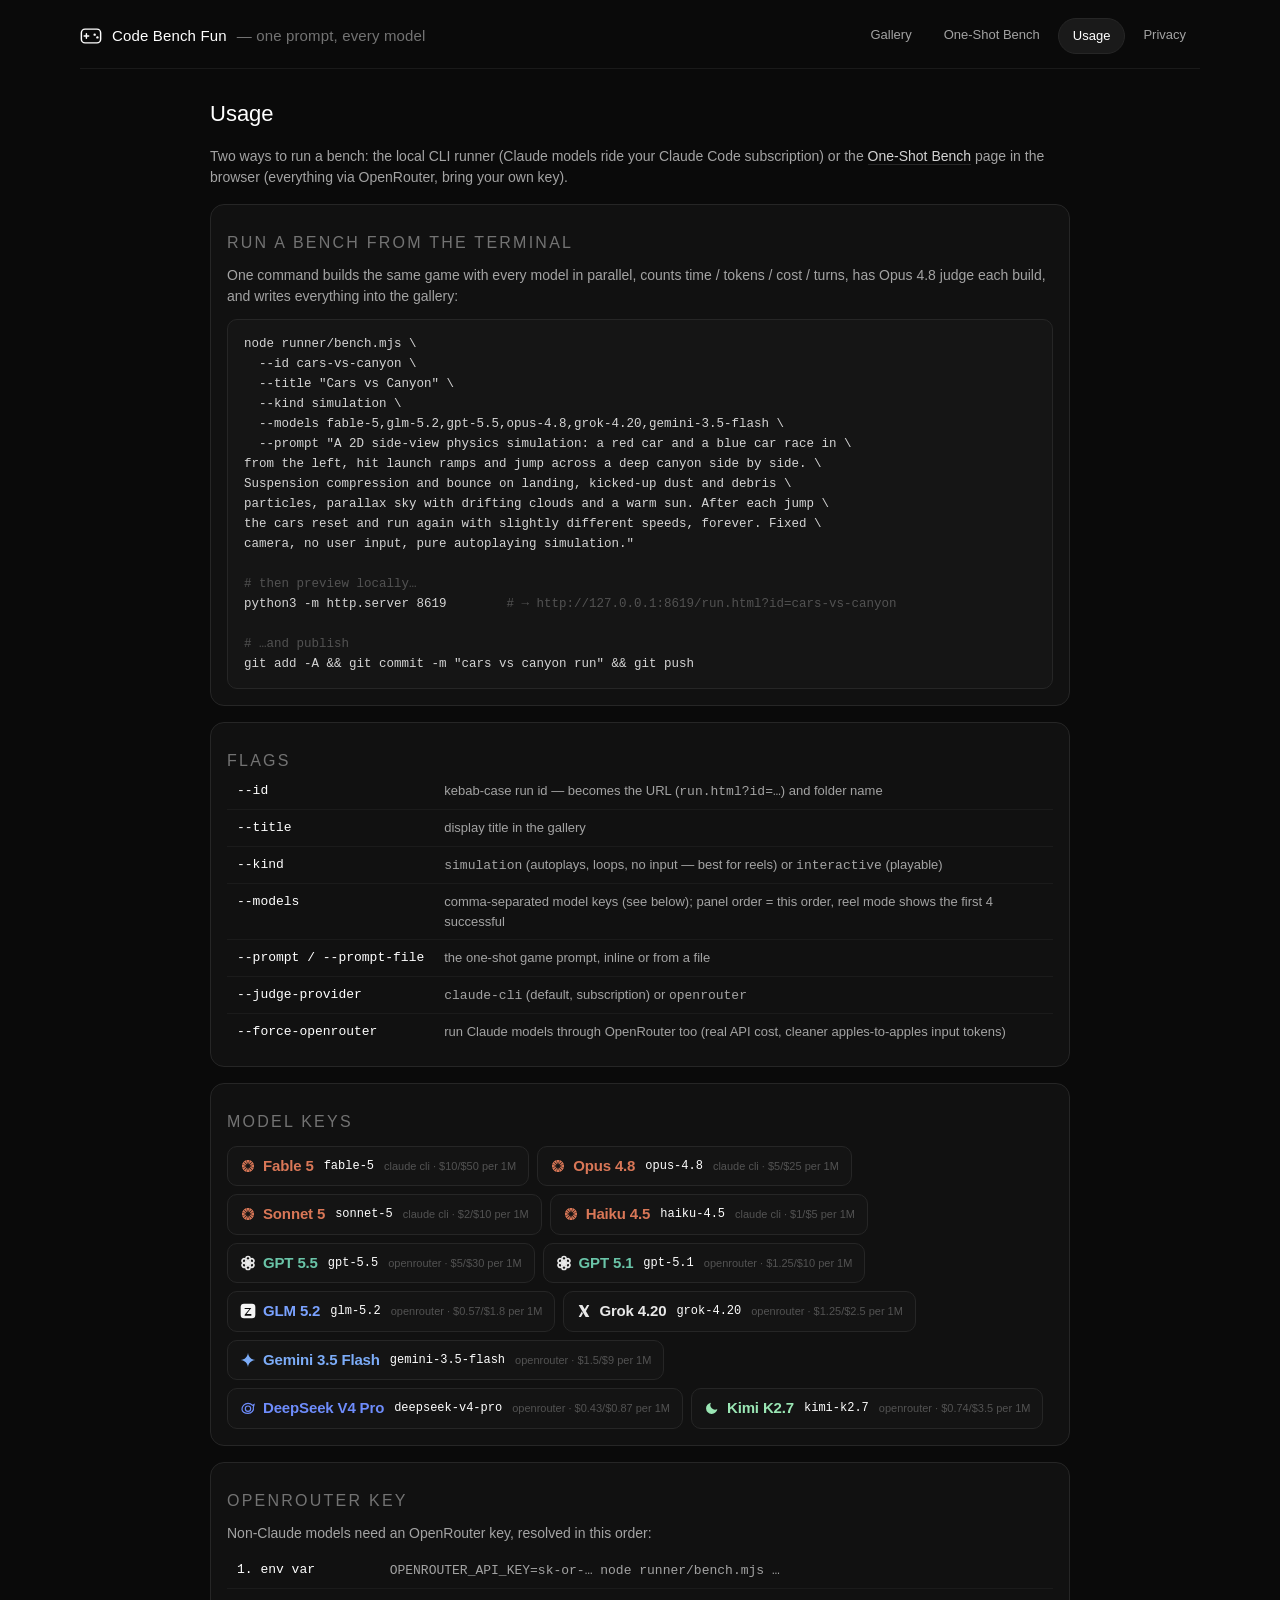
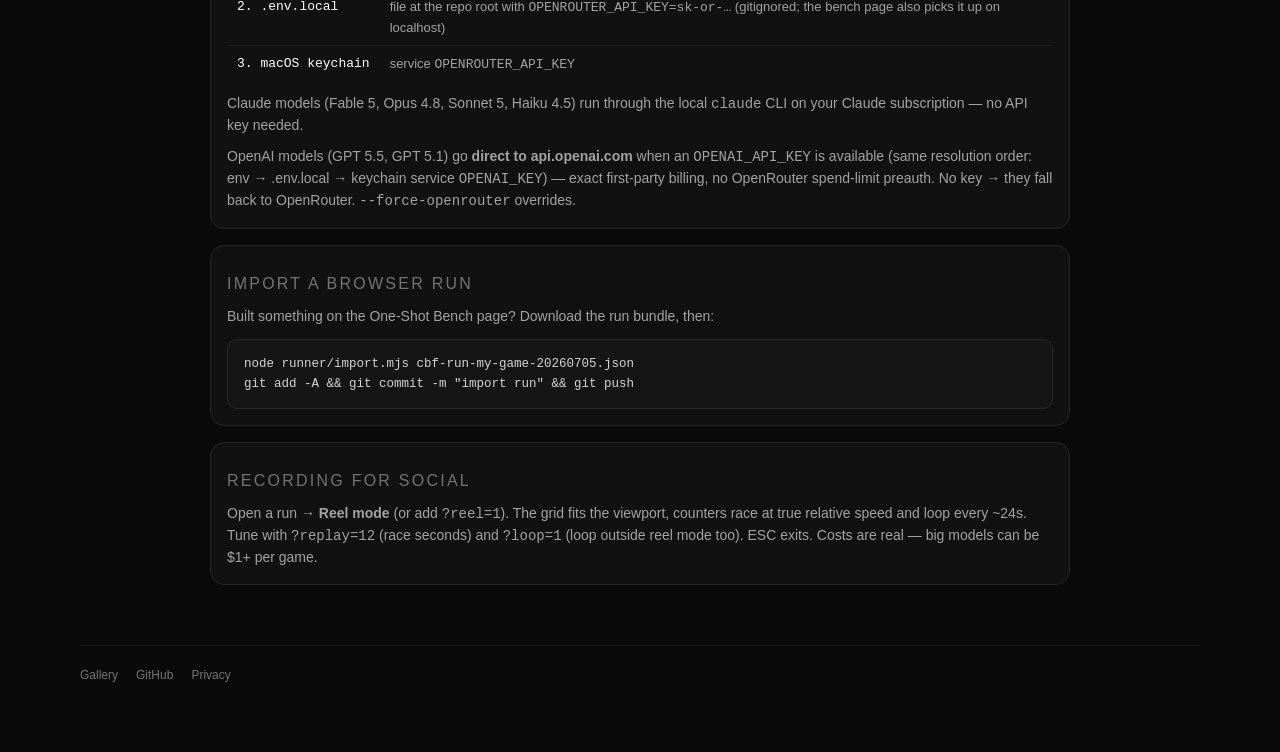
<file: usage.html>
<!doctype html>
<html lang="en">
<head>
<meta charset="utf-8">
<meta name="viewport" content="width=device-width, initial-scale=1">
<title>Usage — Code Bench Fun</title>
<link rel="stylesheet" href="assets/site.css?v=3">
<style>
  main.usage { max-width: 860px; margin: 0 auto; display: flex; flex-direction: column; gap: 16px; }
  .usage h2 { font-size: 16px; margin: 10px 0 0; }
  .usage p { margin: 0; color: var(--t-mute); font-size: 14px; }
  pre.cmd {
    background: rgba(23,23,23,.8); border: 1px solid var(--border); border-radius: var(--r-sm);
    padding: 14px 16px; margin: 0; overflow-x: auto;
    font-family: var(--mono); font-size: 12.5px; line-height: 1.6; color: var(--t-body);
    white-space: pre;
  }
  pre.cmd .c { color: var(--t-ghost); }
  table.flags { width: 100%; border-collapse: collapse; font-size: 13px; }
  table.flags td { padding: 8px 10px; border-bottom: 1px solid rgba(38,38,38,.5); vertical-align: top; }
  table.flags td:first-child { font-family: var(--mono); color: var(--t-hero); white-space: nowrap; }
  table.flags td:last-child { color: var(--t-mute); }
  table.flags tr:last-child td { border-bottom: 0; }
  .modelgrid { display: flex; flex-wrap: wrap; gap: 8px; }
  .modelgrid .mrow {
    display: flex; align-items: center; gap: 10px; padding: 8px 12px;
    background: var(--card); border: 1px solid var(--border); border-radius: var(--r-sm);
  }
  .modelgrid .mkey { font-family: var(--mono); font-size: 12px; color: var(--t-hero); }
  .modelgrid .mvia { font-size: 11px; color: var(--t-ghost); }
</style>
</head>
<body>
<div class="wrap">
  <div id="topbar-slot"></div>

  <main class="usage">
    <h1 class="page-title">Usage</h1>
    <p>Two ways to run a bench: the local CLI runner (Claude models ride your Claude Code subscription) or the <a href="bench.html" style="color:var(--t-body);border-bottom:1px solid var(--border)">One-Shot Bench</a> page in the browser (everything via OpenRouter, bring your own key).</p>

    <div class="card">
      <h2 class="label">Run a bench from the terminal</h2>
      <p style="margin:10px 0 12px">One command builds the same game with every model in parallel, counts time / tokens / cost / turns, has Opus&nbsp;4.8 judge each build, and writes everything into the gallery:</p>
      <pre class="cmd">node runner/bench.mjs \
  --id cars-vs-canyon \
  --title "Cars vs Canyon" \
  --kind simulation \
  --models fable-5,glm-5.2,gpt-5.5,opus-4.8,grok-4.20,gemini-3.5-flash \
  --prompt "A 2D side-view physics simulation: a red car and a blue car race in \
from the left, hit launch ramps and jump across a deep canyon side by side. \
Suspension compression and bounce on landing, kicked-up dust and debris \
particles, parallax sky with drifting clouds and a warm sun. After each jump \
the cars reset and run again with slightly different speeds, forever. Fixed \
camera, no user input, pure autoplaying simulation."

<span class="c"># then preview locally…</span>
python3 -m http.server 8619        <span class="c"># → http://127.0.0.1:8619/run.html?id=cars-vs-canyon</span>

<span class="c"># …and publish</span>
git add -A && git commit -m "cars vs canyon run" && git push</pre>
    </div>

    <div class="card">
      <h2 class="label">Flags</h2>
      <table class="flags">
        <tr><td>--id</td><td>kebab-case run id — becomes the URL (<span class="mono">run.html?id=…</span>) and folder name</td></tr>
        <tr><td>--title</td><td>display title in the gallery</td></tr>
        <tr><td>--kind</td><td><span class="mono">simulation</span> (autoplays, loops, no input — best for reels) or <span class="mono">interactive</span> (playable)</td></tr>
        <tr><td>--models</td><td>comma-separated model keys (see below); panel order = this order, reel mode shows the first 4 successful</td></tr>
        <tr><td>--prompt / --prompt-file</td><td>the one-shot game prompt, inline or from a file</td></tr>
        <tr><td>--judge-provider</td><td><span class="mono">claude-cli</span> (default, subscription) or <span class="mono">openrouter</span></td></tr>
        <tr><td>--force-openrouter</td><td>run Claude models through OpenRouter too (real API cost, cleaner apples-to-apples input tokens)</td></tr>
      </table>
    </div>

    <div class="card">
      <h2 class="label">Model keys</h2>
      <div class="modelgrid" id="modelList" style="margin-top:12px"></div>
    </div>

    <div class="card">
      <h2 class="label">OpenRouter key</h2>
      <p style="margin-top:10px">Non-Claude models need an OpenRouter key, resolved in this order:</p>
      <table class="flags" style="margin-top:8px">
        <tr><td>1. env var</td><td><span class="mono">OPENROUTER_API_KEY=sk-or-… node runner/bench.mjs …</span></td></tr>
        <tr><td>2. .env.local</td><td>file at the repo root with <span class="mono">OPENROUTER_API_KEY=sk-or-…</span> (gitignored; the bench page also picks it up on localhost)</td></tr>
        <tr><td>3. macOS keychain</td><td>service <span class="mono">OPENROUTER_API_KEY</span></td></tr>
      </table>
      <p style="margin-top:10px">Claude models (Fable 5, Opus 4.8, Sonnet 5, Haiku 4.5) run through the local <span class="mono">claude</span> CLI on your Claude subscription — no API key needed.</p>
      <p style="margin-top:10px">OpenAI models (GPT 5.5, GPT 5.1) go <b style="font-weight:600">direct to api.openai.com</b> when an <span class="mono">OPENAI_API_KEY</span> is available (same resolution order: env → .env.local → keychain service <span class="mono">OPENAI_KEY</span>) — exact first-party billing, no OpenRouter spend-limit preauth. No key → they fall back to OpenRouter. <span class="mono">--force-openrouter</span> overrides.</p>
    </div>

    <div class="card">
      <h2 class="label">Import a browser run</h2>
      <p style="margin:10px 0 12px">Built something on the One-Shot Bench page? Download the run bundle, then:</p>
      <pre class="cmd">node runner/import.mjs cbf-run-my-game-20260705.json
git add -A && git commit -m "import run" && git push</pre>
    </div>

    <div class="card">
      <h2 class="label">Recording for social</h2>
      <p style="margin-top:10px">Open a run → <b style="font-weight:600">Reel mode</b> (or add <span class="mono">?reel=1</span>). The grid fits the viewport, counters race at true relative speed and loop every ~24s. Tune with <span class="mono">?replay=12</span> (race seconds) and <span class="mono">?loop=1</span> (loop outside reel mode too). ESC exits. Costs are real — big models can be $1+ per game.</p>
    </div>
  </main>

  <footer class="site">
    <a href="index.html">Gallery</a>
    <a href="https://github.com/GGCryptoh/code_bench_fun" target="_blank" rel="noopener">GitHub</a>
    <a href="privacy.html">Privacy</a>
  </footer>
</div>

<script src="assets/site.js?v=3"></script>
<script>
  document.getElementById("topbar-slot").innerHTML = CBF.topbar("usage.html");
  document.getElementById("modelList").innerHTML = Object.keys(CBF.MODELS).map(function (k) {
    var m = CBF.MODELS[k];
    return '<div class="mrow">' + CBF.logoChip(k, 16) +
      '<span class="mkey">' + k + '</span>' +
      '<span class="mvia">' + (m.cli_id ? "claude cli" : "openrouter") + ' · $' + m.in_per_m + '/$' + m.out_per_m + ' per 1M</span></div>';
  }).join("");
</script>
</body>
</html>
</file>
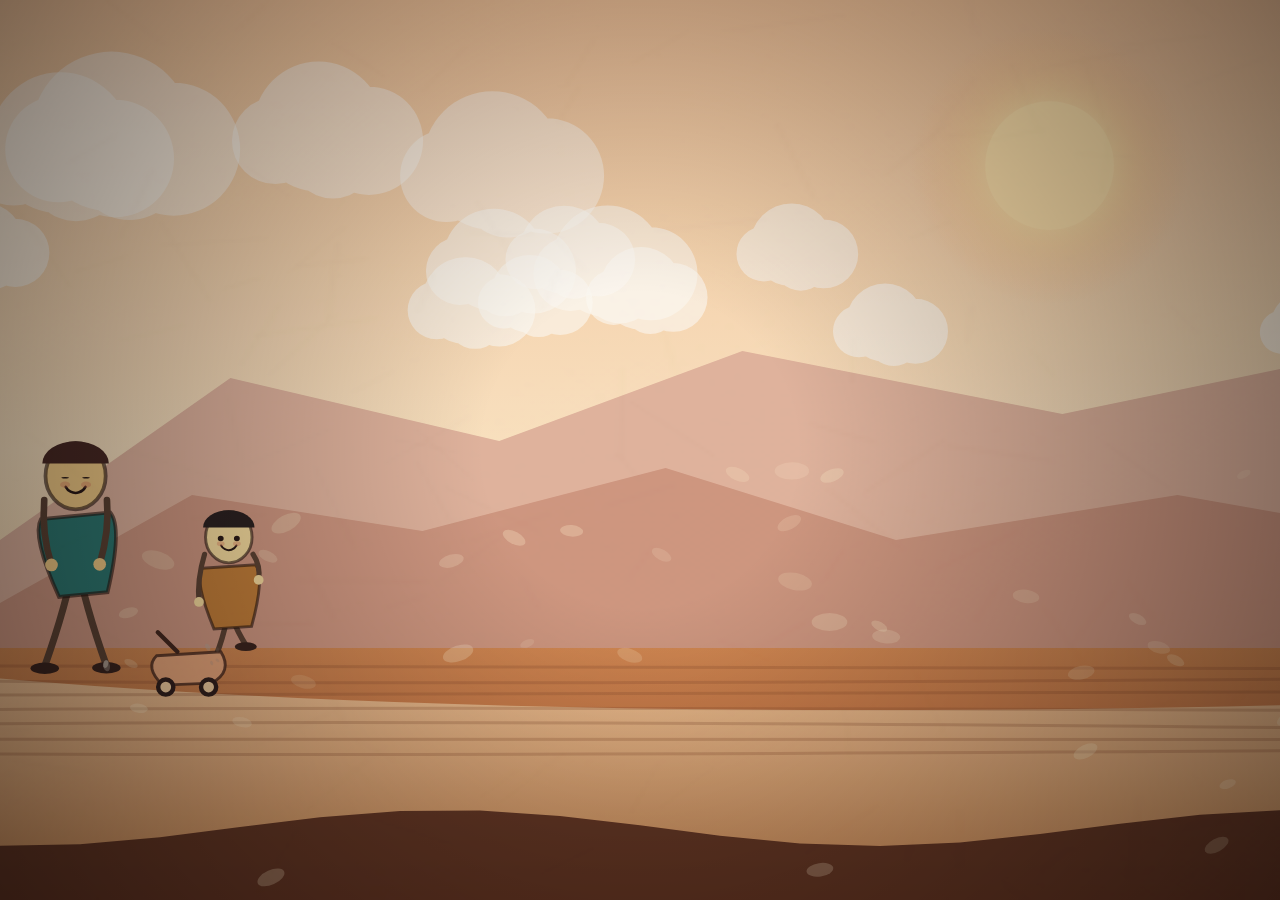
<file: games/agentic/gpt-5.1.html>
<!DOCTYPE html>
<html lang="en">
<head>
<meta charset="UTF-8">
<title>Agentic Paper Mache Family - Looping Cartoon</title>
<style>
html, body {
    margin: 0;
    height: 100%;
    overflow: hidden;
    background: #0b0a11;
    font-family: system-ui, -apple-system, BlinkMacSystemFont, "Segoe UI", sans-serif;
}
canvas {
    display: block;
}
</style>
</head>
<body>
<canvas id="c"></canvas>
<script>
(function () {
    const canvas = document.getElementById('c');
    const ctx = canvas.getContext('2d');

    let W = window.innerWidth;
    let H = window.innerHeight;

    function resize() {
        W = window.innerWidth;
        H = window.innerHeight;
        canvas.width = W;
        canvas.height = H;
    }
    window.addEventListener('resize', resize);
    resize();

    // Global timing
    const LOOP_DURATION = 20000; // 20 seconds
    let startTime = null;
    let lastTime = null;

    // Scene data
    const clouds = [];
    const particles = [];
    const floatingBits = [];
    const family = [];
    let paperTex;

    function makePaperTexture() {
        const size = 256;
        const cvs = document.createElement('canvas');
        cvs.width = cvs.height = size;
        const c = cvs.getContext('2d');

        // Base warm paper color
        const grad = c.createLinearGradient(0, 0, size, size);
        grad.addColorStop(0, '#f7f0e2');
        grad.addColorStop(1, '#f1e4cf');
        c.fillStyle = grad;
        c.fillRect(0, 0, size, size);

        // Grain dots
        for (let i = 0; i < 2500; i++) {
            const x = Math.random() * size;
            const y = Math.random() * size;
            const alpha = 0.06 + Math.random() * 0.08;
            const shade = 220 + (Math.random() * 35 | 0); // 220-255
            c.fillStyle = `rgba(${shade},${shade - 10},${shade - 20},${alpha})`;
            c.fillRect(x, y, 1.2, 1.2);
        }
        // Some fibers
        for (let i = 0; i < 120; i++) {
            const x = Math.random() * size;
            const y = Math.random() * size;
            const len = 8 + Math.random() * 18;
            const angle = Math.random() * Math.PI * 2;
            c.strokeStyle = 'rgba(180,160,130,0.16)';
            c.lineWidth = 0.6;
            c.beginPath();
            c.moveTo(x, y);
            c.lineTo(x + Math.cos(angle) * len, y + Math.sin(angle) * len);
            c.stroke();
        }
        return cvs;
    }

    function initClouds() {
        clouds.length = 0;
        const layers = [
            { count: 4, speed: -6, yBase: 0.18, yJitter: 0.05, scaleMin: 0.8, scaleMax: 1.1, alpha: 0.45 },
            { count: 5, speed: -10, yBase: 0.28, yJitter: 0.06, scaleMin: 0.55, scaleMax: 0.8, alpha: 0.55 },
            { count: 6, speed: -14, yBase: 0.35, yJitter: 0.07, scaleMin: 0.4, scaleMax: 0.6, alpha: 0.6 }
        ];
        layers.forEach((layer, li) => {
            for (let i = 0; i < layer.count; i++) {
                clouds.push({
                    layer: li,
                    x: Math.random(),
                    y: layer.yBase + (Math.random() - 0.5) * layer.yJitter,
                    scale: layer.scaleMin + Math.random() * (layer.scaleMax - layer.scaleMin),
                    speed: layer.speed * (0.8 + Math.random() * 0.4),
                    alpha: layer.alpha
                });
            }
        });
    }

    function initFloatingBits() {
        floatingBits.length = 0;
        const count = 40;
        for (let i = 0; i < count; i++) {
            floatingBits.push({
                x: Math.random(),
                y: 0.55 + Math.random() * 0.4,
                vy: -2 - Math.random() * 5,
                vx: (Math.random() - 0.5) * 4,
                size: 0.004 + Math.random() * 0.006,
                alpha: 0.15 + Math.random() * 0.15
            });
        }
    }

    function initFamily() {
        family.length = 0;
        // Four characters: tall parent, medium parent, older child, toddler
        family.push({
            role: 'parent1',
            color: '#f9c58b',
            accent: '#5a4b8b',
            height: 0.32,
            offset: -0.12,
            stepOffset: 0.0
        });
        family.push({
            role: 'parent2',
            color: '#f7b18b',
            accent: '#b5525c',
            height: 0.3,
            offset: 0.02,
            stepOffset: 0.25
        });
        family.push({
            role: 'child',
            color: '#f6d08c',
            accent: '#2f7b76',
            height: 0.22,
            offset: 0.16,
            stepOffset: 0.5
        });
        family.push({
            role: 'toddler',
            color: '#f8e0a5',
            accent: '#c4803b',
            height: 0.17,
            offset: 0.28,
            stepOffset: 0.75
        });
    }

    paperTex = makePaperTexture();
    initClouds();
    initFloatingBits();
    initFamily();

    function spawnDust(x, y, dir) {
        const count = 4 + (Math.random() * 3 | 0);
        for (let i = 0; i < count; i++) {
            particles.push({
                x: x + (Math.random() - 0.5) * 6,
                y: y + (Math.random() - 0.2) * 4,
                vx: dir * (15 + Math.random() * 25) + (Math.random() - 0.5) * 25,
                vy: -30 - Math.random() * 40,
                life: 0.4 + Math.random() * 0.5,
                maxLife: 0.4 + Math.random() * 0.5,
                size: 2 + Math.random() * 4,
                shade: 150 + (Math.random() * 40 | 0)
            });
        }
    }

    function updateParticles(dt) {
        const g = 80;
        for (let i = particles.length - 1; i >= 0; i--) {
            const p = particles[i];
            p.vy += g * dt;
            p.x += p.vx * dt;
            p.y += p.vy * dt;
            p.life -= dt;
            if (p.life <= 0 || p.y > H * 0.9) {
                particles.splice(i, 1);
            }
        }
    }

    function updateFloatingBits(dt) {
        for (let i = 0; i < floatingBits.length; i++) {
            const b = floatingBits[i];
            b.y += b.vy * dt / 60;
            b.x += b.vx * dt / 60;
            if (b.y < 0.5) {
                b.y = 0.95 + Math.random() * 0.1;
                b.x = Math.random();
                b.vy = -2 - Math.random() * 5;
                b.vx = (Math.random() - 0.5) * 4;
            }
            if (b.x < -0.05) b.x = 1.05;
            if (b.x > 1.05) b.x = -0.05;
        }
    }

    function drawSky(t) {
        const topColor = '#f4c7a0';
        const midColor = '#fbe6c8';
        const bottomColor = '#f8d3a5';

        const grad = ctx.createLinearGradient(0, 0, 0, H);
        grad.addColorStop(0, topColor);
        grad.addColorStop(0.5, midColor);
        grad.addColorStop(1, bottomColor);

        ctx.fillStyle = grad;
        ctx.fillRect(0, 0, W, H);
    }

    function drawSun(t) {
        const cx = W * 0.82;
        const cy = H * 0.18 + Math.sin(t * 0.2) * H * 0.01;
        const r = Math.min(W, H) * 0.11;

        const grad = ctx.createRadialGradient(cx, cy, 0, cx, cy, r * 1.4);
        grad.addColorStop(0, 'rgba(255,255,220,1)');
        grad.addColorStop(0.35, 'rgba(255,234,180,0.9)');
        grad.addColorStop(0.7, 'rgba(255,210,150,0.3)');
        grad.addColorStop(1, 'rgba(255,190,130,0)');

        ctx.beginPath();
        ctx.fillStyle = grad;
        ctx.arc(cx, cy, r * 1.4, 0, Math.PI * 2);
        ctx.fill();

        ctx.beginPath();
        ctx.fillStyle = '#ffe6b3';
        ctx.arc(cx, cy, r * 0.65, 0, Math.PI * 2);
        ctx.fill();
    }

    function drawMountains() {
        const baseY1 = H * 0.6;
        const baseY2 = H * 0.67;

        // Far range
        ctx.fillStyle = '#e2b7a4';
        ctx.beginPath();
        ctx.moveTo(0, baseY1);
        ctx.lineTo(W * 0.18, baseY1 - H * 0.18);
        ctx.lineTo(W * 0.39, baseY1 - H * 0.11);
        ctx.lineTo(W * 0.58, baseY1 - H * 0.21);
        ctx.lineTo(W * 0.83, baseY1 - H * 0.14);
        ctx.lineTo(W, baseY1 - H * 0.19);
        ctx.lineTo(W, H);
        ctx.lineTo(0, H);
        ctx.closePath();
        ctx.fill();

        // Mid range
        ctx.fillStyle = '#d19a86';
        ctx.beginPath();
        ctx.moveTo(0, baseY2);
        ctx.lineTo(W * 0.15, baseY2 - H * 0.12);
        ctx.lineTo(W * 0.33, baseY2 - H * 0.08);
        ctx.lineTo(W * 0.52, baseY2 - H * 0.15);
        ctx.lineTo(W * 0.7, baseY2 - H * 0.07);
        ctx.lineTo(W * 0.92, baseY2 - H * 0.12);
        ctx.lineTo(W, baseY2 - H * 0.1);
        ctx.lineTo(W, H);
        ctx.lineTo(0, H);
        ctx.closePath();
        ctx.fill();
    }

    function drawCloud(cloud) {
        const x = cloud.x * W;
        const y = cloud.y * H;
        const base = Math.min(W, H) * 0.09 * cloud.scale;

        ctx.save();
        ctx.globalAlpha = cloud.alpha;
        ctx.fillStyle = '#ffffff';

        ctx.beginPath();
        ctx.arc(x - base * 0.6, y, base * 0.6, 0, Math.PI * 2);
        ctx.arc(x, y - base * 0.2, base * 0.9, 0, Math.PI * 2);
        ctx.arc(x + base * 0.7, y, base * 0.75, 0, Math.PI * 2);
        ctx.arc(x + base * 0.2, y + base * 0.2, base * 0.6, 0, Math.PI * 2);
        ctx.closePath();
        ctx.fill();

        ctx.restore();
    }

    function updateClouds(dt) {
        for (let i = 0; i < clouds.length; i++) {
            const c = clouds[i];
            c.x += (c.speed / 100) * dt;
            if (c.x < -0.25) {
                c.x = 1.1;
                c.y = c.y + (Math.random() - 0.5) * 0.03;
            }
        }
    }

    function drawGround(t) {
        const horizon = H * 0.72;
        const grad = ctx.createLinearGradient(0, horizon, 0, H);
        grad.addColorStop(0, '#d38a55');
        grad.addColorStop(0.5, '#c27245');
        grad.addColorStop(1, '#9b5230');

        ctx.fillStyle = grad;
        ctx.fillRect(0, horizon, W, H - horizon);

        // Path
        const pathTop = horizon + H * 0.02;
        ctx.beginPath();
        ctx.moveTo(-W * 0.1, pathTop);
        ctx.quadraticCurveTo(W * 0.35, horizon + H * 0.09, W * 1.1, horizon + H * 0.06);
        ctx.lineTo(W * 1.1, H);
        ctx.lineTo(-W * 0.1, H);
        ctx.closePath();

        const pathGrad = ctx.createLinearGradient(0, pathTop, 0, H);
        pathGrad.addColorStop(0, '#f1c59b');
        pathGrad.addColorStop(1, '#c78856');
        ctx.fillStyle = pathGrad;
        ctx.fill();

        // Path texture strokes
        ctx.strokeStyle = 'rgba(131,71,44,0.25)';
        ctx.lineWidth = 3;
        const lines = 7;
        for (let i = 0; i < lines; i++) {
            const yy = pathTop + (H - pathTop) * (i / (lines * 2 + 2));
            ctx.beginPath();
            ctx.moveTo(-W * 0.05, yy);
            ctx.quadraticCurveTo(
                W * 0.3,
                yy + H * 0.02 * (Math.sin(t * 0.4 + i) * 0.3),
                W * 1.05,
                yy + H * 0.01 * (Math.cos(t * 0.35 + i * 1.4) * 0.4)
            );
            ctx.stroke();
        }

        // Foreground torn edge
        ctx.fillStyle = 'rgba(80,38,26,0.85)';
        ctx.beginPath();
        ctx.moveTo(0, H * 0.9);
        for (let x = 0; x <= W; x += W / 16) {
            const offset = (Math.sin((x / W) * Math.PI * 3 + t * 0.7) * 0.02 + 0.02) * H;
            ctx.lineTo(x, H * 0.9 + offset);
        }
        ctx.lineTo(W, H);
        ctx.lineTo(0, H);
        ctx.closePath();
        ctx.fill();
    }

    function drawFamily(t, loopPhase, dt) {
        const horizon = H * 0.72;
        const groundY = horizon + H * 0.02;
        const span = W * 1.45;
        const groupX = -W * 0.25 + span * loopPhase;

        const stepSpeed = 3.1;
        const walkDir = 1;

        // Waddle amplitude curves across loop for more "agency"
        const energy = 0.6 + 0.3 * Math.sin(loopPhase * Math.PI * 2);

        family.forEach((ch, idx) => {
            const scale = ch.height;
            const bodyH = H * scale;
            const baseX = groupX + ch.offset * W;
            const baseY = groundY - bodyH * 0.1;

            const bob = Math.sin(t * (1.3 + idx * 0.1) + idx) * bodyH * 0.03 * energy;
            const sway = Math.sin(t * 0.7 + idx * 0.3) * 6 * energy;

            const hipX = baseX + sway * 0.5;
            const hipY = baseY - bodyH * 0.35 + bob;

            const headR = bodyH * 0.16;
            const torsoH = bodyH * 0.4;
            const torsoW = headR * (ch.role === 'child' || ch.role === 'toddler' ? 1.1 : 1.3);

            const stepPhase = (t * stepSpeed + ch.stepOffset * Math.PI * 2) % (Math.PI * 2);
            const leftPhase = stepPhase;
            const rightPhase = stepPhase + Math.PI;

            const stepLift = bodyH * 0.18 * (0.8 + idx * 0.06);
            const stepHoriz = headR * 0.7;

            const leftStepVal = Math.sin(leftPhase);
            const rightStepVal = Math.sin(rightPhase);

            const leftFootY = groundY - Math.max(0, leftStepVal) * stepLift * energy;
            const rightFootY = groundY - Math.max(0, rightStepVal) * stepLift * energy;

            const legSpread = headR * 0.7;
            const leftFootX = hipX - legSpread + Math.cos(leftPhase) * stepHoriz * 0.5 * energy;
            const rightFootX = hipX + legSpread + Math.cos(rightPhase) * stepHoriz * 0.5 * energy;

            // Arms
            const armSwingAmp = headR * 0.9;
            const leftArmPhase = stepPhase + Math.PI;
            const rightArmPhase = stepPhase;

            const leftHandX = hipX - torsoW * 1.1 + Math.cos(leftArmPhase) * armSwingAmp * 0.5;
            const leftHandY = hipY - torsoH * 0.1 + Math.sin(leftArmPhase) * armSwingAmp * 0.5;
            const rightHandX = hipX + torsoW * 1.1 + Math.cos(rightArmPhase) * armSwingAmp * 0.5;
            const rightHandY = hipY - torsoH * 0.1 + Math.sin(rightArmPhase) * armSwingAmp * 0.5;

            // Special gesture for one parent: pointing arm
            let rightHandOverride = null;
            if (ch.role === 'parent2') {
                const gesturePhase = (loopPhase * 2) % 1;
                if (gesturePhase > 0.3 && gesturePhase < 0.6) {
                    const g = (gesturePhase - 0.3) / 0.3;
                    const raise = Math.sin(g * Math.PI) * headR * 2.2;
                    rightHandOverride = {
                        x: hipX + torsoW * 1.2 + headR * 0.8,
                        y: hipY - torsoH * 0.6 - raise
                    };
                }
            }

            const childExtraHop =
                ch.role === 'child'
                    ? Math.max(0, Math.sin(t * 4.0)) * bodyH * 0.09
                    : 0;
            const toddlerWobble =
                ch.role === 'toddler'
                    ? Math.sin(t * 3.1) * bodyH * 0.035
                    : 0;

            const effectiveHipY = hipY - childExtraHop + toddlerWobble;

            // LEGS
            ctx.lineCap = 'round';
            ctx.strokeStyle = '#5e4436';
            ctx.lineWidth = Math.max(2, headR * 0.22);

            function drawLeg(footX, footY, phaseSign) {
                const midY = effectiveHipY + (footY - effectiveHipY) * 0.45;
                const midX =
                    hipX + (footX - hipX) * 0.3 +
                    (phaseSign * headR * 0.25 * Math.sin(stepPhase) * energy);
                ctx.beginPath();
                ctx.moveTo(hipX, effectiveHipY);
                ctx.quadraticCurveTo(midX, midY, footX, footY);
                ctx.stroke();

                // Shoe
                ctx.fillStyle = '#3c2620';
                ctx.beginPath();
                ctx.ellipse(
                    footX,
                    footY + headR * 0.07,
                    headR * 0.45,
                    headR * 0.18,
                    0,
                    0,
                    Math.PI * 2
                );
                ctx.fill();
            }

            drawLeg(leftFootX, leftFootY, -1);
            drawLeg(rightFootX, rightFootY, 1);

            // Dust from feet near ground & down swing
            const spawnChanceBase = 4 * dt;
            const dir = walkDir;
            if (leftStepVal < 0.1 && leftStepVal > -0.25 && Math.random() < spawnChanceBase) {
                spawnDust(leftFootX, groundY - 2, dir);
            }
            if (rightStepVal < 0.1 && rightStepVal > -0.25 && Math.random() < spawnChanceBase) {
                spawnDust(rightFootX, groundY - 2, dir);
            }

            // TORSO
            ctx.save();
            const bodyTilt = -0.09 + 0.04 * Math.sin(stepPhase * 0.7 + idx);
            ctx.translate(hipX, effectiveHipY - torsoH * 0.5);
            ctx.rotate(bodyTilt * energy + (ch.role === 'toddler' ? toddlerWobble * 0.04 : 0));
            const r = headR * 0.35;

            ctx.fillStyle = ch.accent;
            ctx.beginPath();
            ctx.moveTo(-torsoW, 0);
            ctx.lineTo(torsoW, 0);
            ctx.quadraticCurveTo(torsoW + r, torsoH * 0.2, torsoW * 0.7, torsoH);
            ctx.lineTo(-torsoW * 0.7, torsoH);
            ctx.quadraticCurveTo(-torsoW - r, torsoH * 0.2, -torsoW, 0);
            ctx.closePath();
            ctx.fill();

            ctx.strokeStyle = 'rgba(40,22,18,0.6)';
            ctx.lineWidth = Math.max(1.5, headR * 0.12);
            ctx.stroke();
            ctx.restore();

            // ARMS
            ctx.strokeStyle = '#5e4436';
            ctx.lineWidth = Math.max(2, headR * 0.21);

            function drawArm(targetX, targetY, side) {
                const shoulderX = hipX + side * torsoW * 0.9;
                const shoulderY = effectiveHipY - torsoH * 0.7;
                const midX = (shoulderX + targetX) / 2 + side * headR * 0.2;
                const midY =
                    (shoulderY + targetY) / 2 +
                    headR * 0.1 * Math.sin(t * 1.5 + side * 0.7);
                ctx.beginPath();
                ctx.moveTo(shoulderX, shoulderY);
                ctx.quadraticCurveTo(midX, midY, targetX, targetY);
                ctx.stroke();

                ctx.fillStyle = ch.color;
                ctx.beginPath();
                ctx.arc(targetX, targetY, headR * 0.2, 0, Math.PI * 2);
                ctx.fill();
            }

            drawArm(leftHandX, leftHandY, -1);
            if (rightHandOverride) {
                drawArm(rightHandOverride.x, rightHandOverride.y, 1);
            } else {
                drawArm(rightHandX, rightHandY, 1);
            }

            // HEAD
            const headCX = hipX;
            const headCY = effectiveHipY - torsoH * 0.9 - headR * 0.2 - childExtraHop * 0.1;

            ctx.save();
            ctx.translate(headCX, headCY);

            ctx.fillStyle = ch.color;
            ctx.beginPath();
            ctx.ellipse(0, 0, headR * 0.95, headR * 1.05, 0, 0, Math.PI * 2);
            ctx.fill();

            ctx.strokeStyle = 'rgba(40,22,18,0.6)';
            ctx.lineWidth = Math.max(1.3, headR * 0.12);
            ctx.stroke();

            // Hair variation
            ctx.fillStyle = idx % 2 === 0 ? '#4a2a25' : '#2c2222';
            ctx.beginPath();
            ctx.ellipse(0, -headR * 0.4, headR * 1.05, headR * 0.7, 0, Math.PI, 0);
            ctx.closePath();
            ctx.fill();

            // Eyes
            const eyeOffsetX = headR * 0.33;
            const eyeOffsetY = headR * 0.05;

            ctx.fillStyle = '#2b1a18';
            const blink = Math.max(0.15, Math.abs(Math.sin(t * 2.2 + idx)) );
            const eyeH = headR * 0.12 * blink;

            ctx.beginPath();
            ctx.ellipse(-eyeOffsetX, eyeOffsetY, headR * 0.12, eyeH, 0, 0, Math.PI * 2);
            ctx.ellipse(eyeOffsetX, eyeOffsetY, headR * 0.12, eyeH, 0, 0, Math.PI * 2);
            ctx.fill();

            // Smile
            ctx.strokeStyle = '#2b1a18';
            ctx.lineWidth = headR * 0.08;
            ctx.beginPath();
            ctx.arc(
                0,
                headR * 0.18,
                headR * 0.35,
                0.15 * Math.PI,
                0.85 * Math.PI
            );
            ctx.stroke();

            // Little blush
            ctx.fillStyle = 'rgba(224,118,92,0.35)';
            ctx.beginPath();
            ctx.ellipse(-eyeOffsetX, eyeOffsetY + headR * 0.22, headR * 0.16, headR * 0.1, 0, 0, Math.PI * 2);
            ctx.ellipse(eyeOffsetX, eyeOffsetY + headR * 0.22, headR * 0.16, headR * 0.1, 0, 0, Math.PI * 2);
            ctx.fill();

            ctx.restore();

            // For toddler: simple paper cart (stroller)
            if (ch.role === 'toddler') {
                const cartY = groundY - headR * 0.1;
                const cartX = hipX - headR * 1.7;
                const cartW = headR * 2.5;
                const cartH = headR * 1.6;

                ctx.save();
                ctx.translate(cartX, cartY);

                ctx.strokeStyle = '#472a21';
                ctx.lineWidth = headR * 0.18;
                ctx.lineCap = 'round';

                // Handle
                ctx.beginPath();
                ctx.moveTo(-headR * 1.2, -cartH * 0.8);
                ctx.lineTo(-headR * 0.4, -cartH * 0.3);
                ctx.stroke();

                // Body
                ctx.fillStyle = '#e8a87f';
                ctx.beginPath();
                ctx.moveTo(-cartW * 0.5, -cartH * 0.2);
                ctx.lineTo(cartW * 0.55, -cartH * 0.3);
                ctx.quadraticCurveTo(cartW * 0.75, cartH * 0.2, cartW * 0.4, cartH * 0.5);
                ctx.lineTo(-cartW * 0.4, cartH * 0.55);
                ctx.quadraticCurveTo(-cartW * 0.7, cartH * 0.1, -cartW * 0.5, -cartH * 0.2);
                ctx.closePath();
                ctx.fill();

                ctx.strokeStyle = 'rgba(70,40,30,0.8)';
                ctx.lineWidth = headR * 0.12;
                ctx.stroke();

                // Wheels
                const wheelR = headR * 0.4;
                ctx.fillStyle = '#33211f';
                ctx.beginPath();
                ctx.arc(-cartW * 0.35, cartH * 0.6, wheelR, 0, Math.PI * 2);
                ctx.arc(cartW * 0.35, cartH * 0.6, wheelR, 0, Math.PI * 2);
                ctx.fill();

                ctx.fillStyle = '#f4d1a7';
                ctx.beginPath();
                ctx.arc(-cartW * 0.35, cartH * 0.6, wheelR * 0.55, 0, Math.PI * 2);
                ctx.arc(cartW * 0.35, cartH * 0.6, wheelR * 0.55, 0, Math.PI * 2);
                ctx.fill();

                ctx.restore();
            }
        });
    }

    function drawParticles() {
        for (let i = 0; i < particles.length; i++) {
            const p = particles[i];
            const alpha = Math.max(0, p.life / p.maxLife);
            const s = p.size;
            ctx.fillStyle = `rgba(${p.shade},${p.shade - 15},${p.shade - 25},${alpha * 0.9})`;
            ctx.beginPath();
            ctx.ellipse(p.x, p.y, s, s * 0.6, Math.random() * Math.PI, 0, Math.PI * 2);
            ctx.fill();
        }
    }

    function drawFloatingBits() {
        for (let i = 0; i < floatingBits.length; i++) {
            const b = floatingBits[i];
            const x = b.x * W;
            const y = b.y * H;
            const s = Math.min(W, H) * b.size;
            ctx.fillStyle = `rgba(255,240,210,${b.alpha})`;
            ctx.beginPath();
            ctx.ellipse(x, y, s * 2, s, Math.sin(i) * 0.5, 0, Math.PI * 2);
            ctx.fill();
        }
    }

    function drawPaperOverlay() {
        if (!paperTex) return;
        ctx.save();
        ctx.globalAlpha = 0.33;
        ctx.globalCompositeOperation = 'multiply';
        ctx.drawImage(paperTex, 0, 0, W, H);
        ctx.restore();
    }

    function drawVignette() {
        const cx = W * 0.5;
        const cy = H * 0.5;
        const r = Math.sqrt(cx * cx + cy * cy);
        const grad = ctx.createRadialGradient(cx, cy, r * 0.2, cx, cy, r);
        grad.addColorStop(0, 'rgba(0,0,0,0)');
        grad.addColorStop(1, 'rgba(0,0,0,0.48)');
        ctx.fillStyle = grad;
        ctx.fillRect(0, 0, W, H);
    }

    function loop(timestamp) {
        if (!startTime) startTime = timestamp;
        if (!lastTime) lastTime = timestamp;

        const elapsed = timestamp - startTime;
        const dt = (timestamp - lastTime) / 1000;
        lastTime = timestamp;

        const loopT = elapsed % LOOP_DURATION;
        const loopPhase = loopT / LOOP_DURATION;
        const t = loopT / 1000;

        updateClouds(dt);
        updateParticles(dt);
        updateFloatingBits(dt);

        drawSky(t);
        drawSun(t);
        for (let i = 0; i < clouds.length; i++) {
            drawCloud(clouds[i]);
        }
        drawMountains();
        drawGround(t);
        drawFloatingBits();
        drawFamily(t, loopPhase, dt);
        drawParticles();
        drawPaperOverlay();
        drawVignette();

        requestAnimationFrame(loop);
    }

    requestAnimationFrame(loop);
})();
</script>
</body>
</html>
</file>
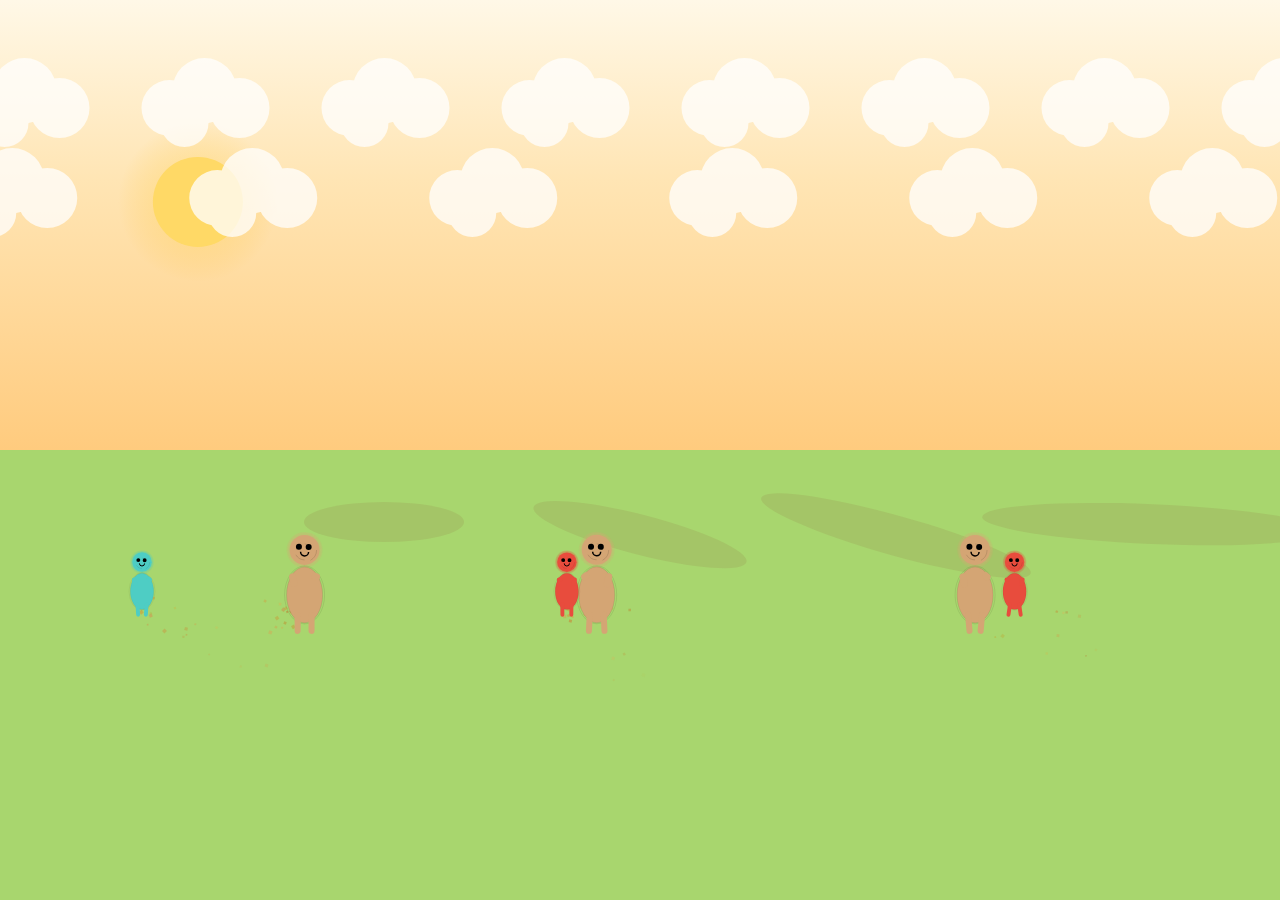
<file: games/agentic/haiku-4.5.html>
<!DOCTYPE html>
<html lang="en">
<head>
    <meta charset="UTF-8">
    <meta name="viewport" content="width=device-width, initial-scale=1.0">
    <title>Agentic Family</title>
    <style>
        html, body {
            margin: 0;
            height: 100%;
            overflow: hidden;
            background: #f5e6d3;
        }
        canvas {
            display: block;
            width: 100%;
            height: 100%;
        }
    </style>
</head>
<body>
    <canvas id="canvas"></canvas>
    <script>
        const canvas = document.getElementById('canvas');
        const ctx = canvas.getContext('2d');
        
        function resizeCanvas() {
            canvas.width = window.innerWidth;
            canvas.height = window.innerHeight;
        }
        resizeCanvas();
        window.addEventListener('resize', resizeCanvas);
        
        const game = {
            time: 0,
            cycleLength: 1200,
            particles: [],
            agents: []
        };
        
        class Particle {
            constructor(x, y, vx, vy, life, size = 2, color = null) {
                this.x = x;
                this.y = y;
                this.vx = vx;
                this.vy = vy;
                this.life = life;
                this.maxLife = life;
                this.size = size;
                this.color = color || `hsl(${30 + Math.random() * 20}, 60%, ${45 + Math.random() * 15}%)`;
                this.rotation = Math.random() * Math.PI * 2;
                this.rotationSpeed = (Math.random() - 0.5) * 0.1;
            }
            
            update() {
                this.x += this.vx;
                this.y += this.vy;
                this.vy += 0.08;
                this.vx *= 0.99;
                this.rotation += this.rotationSpeed;
                this.life--;
            }
            
            draw(ctx) {
                const alpha = (this.life / this.maxLife) * 0.6;
                ctx.save();
                ctx.translate(this.x, this.y);
                ctx.rotate(this.rotation);
                ctx.fillStyle = this.color.replace(')', `, ${alpha})`).replace('hsl', 'hsla');
                ctx.fillRect(-this.size / 2, -this.size / 2, this.size, this.size);
                ctx.restore();
            }
        }
        
        class Agent {
            constructor(x, y, family) {
                this.x = x;
                this.y = y;
                this.family = family;
                this.targetX = x;
                this.targetY = y;
                this.vx = 0;
                this.vy = 0;
                this.walkSpeed = family === 'child' ? 1.2 : 0.8;
                this.scale = family === 'child' ? 0.65 : 1;
                this.baseColor = family === 'child' ?
                    ['#E84C3D', '#4ECDC4'][Math.floor(Math.random() * 2)] :
                    ['#D4A574', '#8B5A8E'][Math.floor(Math.random() * 2)];
                this.limbOffset = Math.random() * Math.PI * 2;
                this.headTilt = 0;
                this.actionTimer = 0;
                this.actionType = 'walk';
                this.emitProbability = family === 'child' ? 0.15 : 0.08;
            }
            
            chooseAction() {
                const actions = ['walk', 'idle', 'jump'];
                const weights = [0.6, 0.3, 0.1];
                const rand = Math.random();
                let sum = 0;
                for (let i = 0; i < weights.length; i++) {
                    sum += weights[i];
                    if (rand < sum) {
                        this.actionType = actions[i];
                        break;
                    }
                }
                this.actionTimer = Math.random() * 120 + 60;
                
                if (this.actionType === 'walk') {
                    this.targetX = Math.random() * (canvas.width - 100) + 50;
                    this.targetY = canvas.height * 0.62 + (Math.random() - 0.5) * 20;
                }
            }
            
            update() {
                this.actionTimer--;
                if (this.actionTimer <= 0) {
                    this.chooseAction();
                }
                
                if (this.actionType === 'walk') {
                    const dx = this.targetX - this.x;
                    const dy = this.targetY - this.y;
                    const dist = Math.sqrt(dx * dx + dy * dy);
                    
                    if (dist > 3) {
                        this.vx += (dx / dist) * this.walkSpeed * 0.05;
                        this.vy += (dy / dist) * this.walkSpeed * 0.02;
                    } else {
                        this.vx *= 0.9;
                        this.vy *= 0.9;
                    }
                } else if (this.actionType === 'idle') {
                    this.vx *= 0.95;
                    this.vy *= 0.95;
                    this.headTilt = Math.sin(game.time * 0.02) * 0.1;
                } else if (this.actionType === 'jump') {
                    if (this.actionTimer === Math.floor(this.actionTimer)) {
                        this.vy = -8;
                    }
                }
                
                this.x += this.vx;
                this.y += this.vy;
                this.vy += 0.3;
                
                if (this.y > canvas.height * 0.65) {
                    this.y = canvas.height * 0.65;
                    this.vy *= -0.3;
                }
                if (this.x < 30) this.x = 30;
                if (this.x > canvas.width - 30) this.x = canvas.width - 30;
                
                if (Math.random() < this.emitProbability && Math.abs(this.vx) > 0.3) {
                    const dustCount = this.family === 'child' ? 2 : 3;
                    for (let i = 0; i < dustCount; i++) {
                        const angle = Math.random() * Math.PI * 2;
                        const speed = Math.random() * 1.2 + 0.4;
                        game.particles.push(new Particle(
                            this.x + (Math.random() - 0.5) * 10,
                            this.y + 30 + (Math.random() - 0.5) * 8,
                            Math.cos(angle) * speed + this.vx * 0.1,
                            Math.sin(angle) * speed - Math.random() * 0.8,
                            40 + Math.random() * 40,
                            Math.random() * 2 + 1.5
                        ));
                    }
                }
            }
            
            draw(ctx) {
                ctx.save();
                ctx.translate(this.x, this.y);
                ctx.scale(this.scale, this.scale);
                
                const wobble = Math.sin(game.time * 0.05) * 0.02;
                
                ctx.save();
                ctx.translate(0, -35);
                ctx.rotate(this.headTilt + wobble);
                
                ctx.fillStyle = this.baseColor;
                for (let i = 0; i < 3; i++) {
                    ctx.globalAlpha = 0.1 + i * 0.05;
                    ctx.beginPath();
                    ctx.arc(0, 0, 16 + i, 0, Math.PI * 2);
                    ctx.fill();
                }
                ctx.globalAlpha = 1;
                ctx.beginPath();
                ctx.arc(0, 0, 15, 0, Math.PI * 2);
                ctx.fill();
                
                ctx.strokeStyle = 'rgba(0, 0, 0, 0.15)';
                ctx.lineWidth = 0.8;
                for (let i = 0; i < 4; i++) {
                    const angle = (i / 4) * Math.PI * 2;
                    ctx.beginPath();
                    ctx.arc(0, 0, 12 - i * 2, angle, angle + Math.PI / 3);
                    ctx.stroke();
                }
                
                ctx.fillStyle = '#000';
                const eyeL = Math.sin(game.time * 0.08) * 1;
                const eyeR = Math.sin(game.time * 0.08 + 0.5) * 1;
                ctx.beginPath();
                ctx.arc(-5 + eyeL, -3, 3, 0, Math.PI * 2);
                ctx.fill();
                ctx.beginPath();
                ctx.arc(5 + eyeR, -3, 3, 0, Math.PI * 2);
                ctx.fill();
                
                ctx.strokeStyle = '#000';
                ctx.lineWidth = 1.5;
                ctx.beginPath();
                ctx.arc(0, 2, 4, 0, Math.PI);
                ctx.stroke();
                
                ctx.restore();
                
                ctx.fillStyle = this.baseColor;
                ctx.beginPath();
                ctx.ellipse(0, 10, 18, 28, 0, 0, Math.PI * 2);
                ctx.fill();
                
                for (let i = 0; i < 2; i++) {
                    ctx.globalAlpha = 0.08;
                    ctx.beginPath();
                    ctx.ellipse(0, 10, 18 + i * 2, 28 + i, 0, 0, Math.PI * 2);
                    ctx.stroke();
                }
                ctx.globalAlpha = 1;
                
                const armAngle = Math.sin(this.limbOffset + game.time * 0.08) * 0.35;
                ctx.strokeStyle = this.baseColor;
                ctx.lineWidth = 7;
                ctx.lineCap = 'round';
                
                ctx.beginPath();
                ctx.moveTo(-12, -8);
                ctx.lineTo(-22 + Math.cos(armAngle) * 12, -5 + Math.sin(armAngle) * 12);
                ctx.stroke();
                
                ctx.beginPath();
                ctx.moveTo(12, -8);
                ctx.lineTo(22 - Math.cos(armAngle) * 12, -5 - Math.sin(armAngle) * 12);
                ctx.stroke();
                
                const legAngle = Math.sin(this.limbOffset + game.time * 0.1) * 0.25;
                ctx.lineWidth = 6;
                
                ctx.beginPath();
                ctx.moveTo(-7, 30);
                ctx.lineTo(-7 + Math.sin(legAngle) * 10, 46);
                ctx.stroke();
                
                ctx.beginPath();
                ctx.moveTo(7, 30);
                ctx.lineTo(7 - Math.sin(legAngle) * 10, 46);
                ctx.stroke();
                
                ctx.restore();
            }
        }
        
        for (let i = 0; i < 3; i++) {
            game.agents.push(new Agent(
                canvas.width * (0.2 + i * 0.3),
                canvas.height * 0.62,
                'parent'
            ));
        }
        
        for (let i = 0; i < 3; i++) {
            game.agents.push(new Agent(
                canvas.width * (0.15 + i * 0.35),
                canvas.height * 0.65,
                'child'
            ));
        }
        
        game.agents.forEach(a => a.chooseAction());
        
        function drawSky() {
            const gradient = ctx.createLinearGradient(0, 0, 0, canvas.height * 0.5);
            gradient.addColorStop(0, '#FFF8E7');
            gradient.addColorStop(0.4, '#FFE5B4');
            gradient.addColorStop(1, '#FFCB7E');
            ctx.fillStyle = gradient;
            ctx.fillRect(0, 0, canvas.width, canvas.height * 0.5);
            
            const sunX = canvas.width * 0.15 + Math.sin(game.time * 0.002) * 60;
            const sunY = canvas.height * 0.18 + Math.cos(game.time * 0.0015) * 40;
            
            const sunGlow = ctx.createRadialGradient(sunX, sunY, 0, sunX, sunY, 80);
            sunGlow.addColorStop(0, 'rgba(255, 220, 80, 0.4)');
            sunGlow.addColorStop(1, 'rgba(255, 180, 0, 0)');
            ctx.fillStyle = sunGlow;
            ctx.beginPath();
            ctx.arc(sunX, sunY, 80, 0, Math.PI * 2);
            ctx.fill();
            
            ctx.fillStyle = '#FFD966';
            ctx.beginPath();
            ctx.arc(sunX, sunY, 45, 0, Math.PI * 2);
            ctx.fill();
            
            drawCloudLayer(0.12, 0.5, 180);
            drawCloudLayer(0.22, 0.25, 240);
        }
        
        function drawCloudLayer(yRatio, speed, cloudSpacing) {
            const y = canvas.height * yRatio;
            const offset = (game.time * speed) % (canvas.width + cloudSpacing);
            
            ctx.fillStyle = 'rgba(255, 255, 255, 0.75)';
            for (let i = -2; i < canvas.width / cloudSpacing + 2; i++) {
                const x = i * cloudSpacing + offset;
                ctx.beginPath();
                ctx.arc(x - 35, y, 28, 0, Math.PI * 2);
                ctx.arc(x, y - 18, 32, 0, Math.PI * 2);
                ctx.arc(x + 35, y, 30, 0, Math.PI * 2);
                ctx.arc(x - 20, y + 15, 24, 0, Math.PI * 2);
                ctx.fill();
            }
        }
        
        function drawGround() {
            ctx.fillStyle = '#A8D66E';
            ctx.fillRect(0, canvas.height * 0.5, canvas.width, canvas.height * 0.5);
            
            ctx.fillStyle = 'rgba(139, 101, 65, 0.15)';
            for (let i = 0; i < 4; i++) {
                ctx.beginPath();
                ctx.ellipse(
                    canvas.width * 0.3 + i * canvas.width * 0.2,
                    canvas.height * 0.58 + Math.sin(i) * 15,
                    80 + i * 30,
                    20,
                    Math.sin(i) * 0.3,
                    0,
                    Math.PI * 2
                );
                ctx.fill();
            }
        }
        
        function update() {
            game.time++;
            if (game.time >= game.cycleLength) {
                game.time = 0;
            }
            
            for (const agent of game.agents) {
                agent.update();
            }
            
            for (let i = game.particles.length - 1; i >= 0; i--) {
                game.particles[i].update();
                if (game.particles[i].life <= 0) {
                    game.particles.splice(i, 1);
                }
            }
        }
        
        function draw() {
            ctx.fillStyle = '#f5e6d3';
            ctx.fillRect(0, 0, canvas.width, canvas.height);
            
            drawSky();
            drawGround();
            
            for (const particle of game.particles) {
                particle.draw(ctx);
            }
            
            for (const agent of game.agents) {
                agent.draw(ctx);
            }
        }
        
        function animate() {
            update();
            draw();
            requestAnimationFrame(animate);
        }
        
        animate();
    </script>
</body>
</html>
</file>
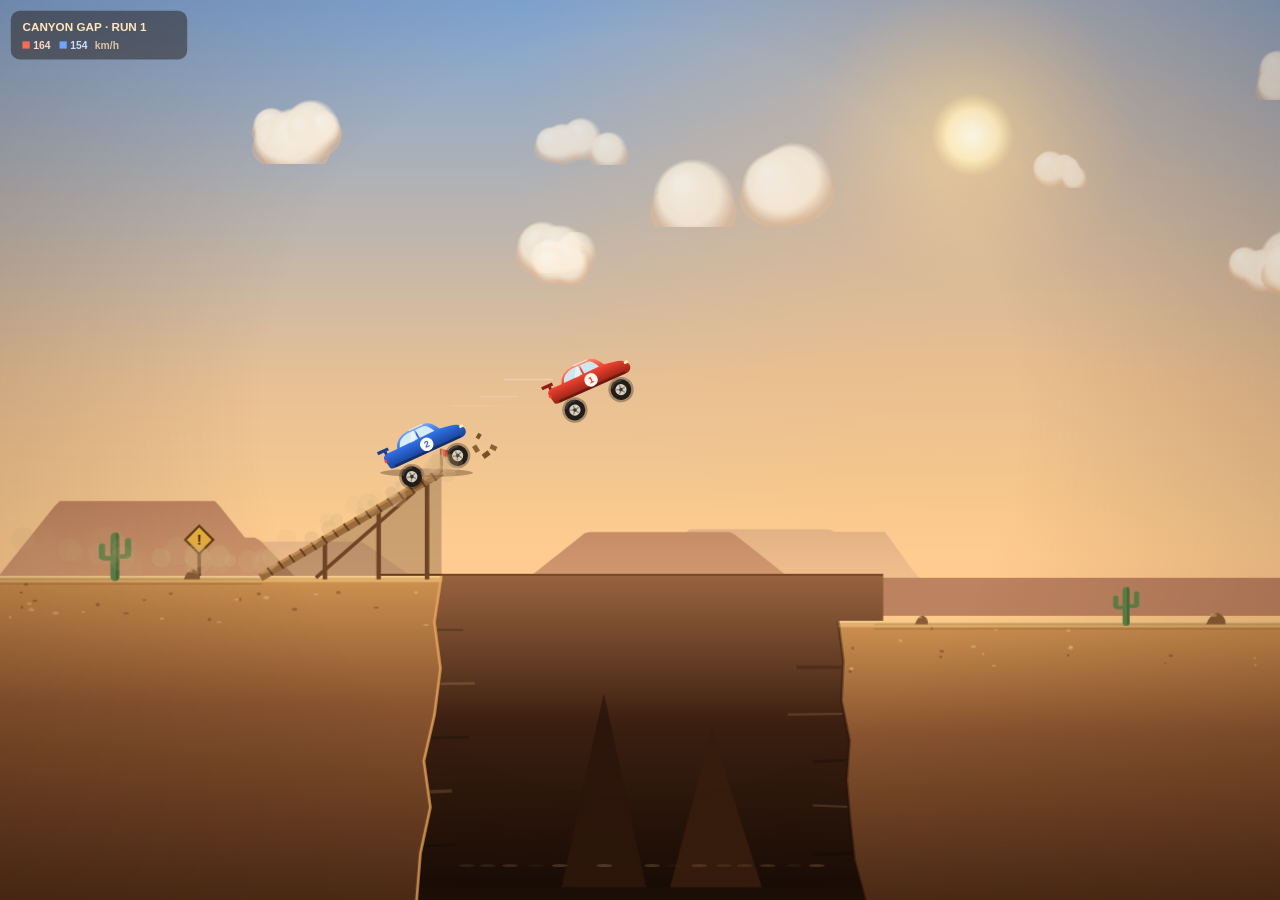
<file: games/cars-vs-canyon/fable-5.html>
<!DOCTYPE html>
<html lang="en">
<head>
<meta charset="utf-8">
<meta name="viewport" content="width=device-width,initial-scale=1">
<title>Canyon Gap</title>
<style>
  html,body{margin:0;height:100%;overflow:hidden;background:#e8c095}
  canvas{display:block;width:100vw;height:100vh}
</style>
</head>
<body>
<canvas id="c"></canvas>
<script>
'use strict';
const cv=document.getElementById('c'),ctx=cv.getContext('2d');
const TAU=Math.PI*2,rnd=Math.random;
const THETA=Math.PI/6,TANT=Math.tan(THETA);
const K=280,DMP=9,ALPHA=0.5;

let W=0,H=0,u=1,DPR=1;
let SG,sWB,sWR,sSUSL,sMAXC,sMAXE;
let L={};
let bg=null,terr=null,vig=null;
let clouds=[],birds=[],parts=[];
let runNum=0,phase='race',waitT=0,shake=0,T=0;

const BLUE={main:'#2e6de0',dark:'#16averaged',light:'#6fa4ff'};
// color sets
const COL_RED ={main:'#e8402e',dark:'#8f1f12',light:'#ff8a6a',glass:'#cfe6f0',num:'1',tail:'#ffb100'};
const COL_BLUE={main:'#2e6de0',dark:'#173e8f',light:'#71a6ff',glass:'#d6ecf5',num:'2',tail:'#ffb100'};

function makeCar(cols,lane){return{cols,lane,x:0,vx:0,tv:0,y:0,vy:0,ang:0,av:0,
grounded:true,side:'left',cyF:0,vyF:0,cyR:0,vyR:0,pTF:0,pTR:0,compF:0,compR:0,
rot:0,wF:0,wR:0,done:false};}
const cars=[makeCar(COL_BLUE,-1),makeCar(COL_RED,0.5)];

function mkC(w,h,dpr){const c=document.createElement('canvas');
c.width=Math.max(1,Math.ceil(w*dpr));c.height=Math.max(1,Math.ceil(h*dpr));
const g=c.getContext('2d');g.scale(dpr,dpr);return[c,g];}
function rr(g,x,y,w,h,r){g.beginPath();g.moveTo(x+r,y);g.arcTo(x+w,y,x+w,y+h,r);
g.arcTo(x+w,y+h,x,y+h,r);g.arcTo(x,y+h,x,y,r);g.arcTo(x,y,x+w,y,r);g.closePath();}
function ell(g,x,y,rx,ry){g.beginPath();g.ellipse(x,y,rx,ry,0,0,TAU);g.fill();}

/* ---------- layout / rebuild ---------- */
function resize(){
  DPR=Math.min(window.devicePixelRatio||1,2);
  W=window.innerWidth;H=window.innerHeight;u=Math.min(W,H)/1000;
  cv.width=W*DPR;cv.height=H*DPR;ctx.setTransform(DPR,0,0,DPR,0,0);
  SG=850*u;sWB=56*u;sWR=11.5*u;sSUSL=15*u;sMAXC=12*u;sMAXE=5*u;
  L.groundY=H*0.64;L.rampStart=W*0.205;L.rampEnd=W*0.345;
  L.tipY=L.groundY-(L.rampEnd-L.rampStart)*TANT;
  L.landStart=W*0.655;L.landY=L.groundY+H*0.05;
  const dy=L.landY-L.tipY;
  const dxMin=L.landStart+70*u-L.rampEnd;
  L.vxMin=Math.sqrt(SG*dxMin*dxMin/(2*(dy+dxMin*TANT)));
  const dxMax=W*0.93-L.rampEnd;
  L.vxMax=Math.sqrt(SG*dxMax*dxMax/(2*(dy+dxMax*TANT)));
  buildBG();buildTerrain();buildVig();initClouds();
  parts.length=0;birds.length=0;runNum=Math.max(0,runNum-1);
  newRun();
}

function terrLeftY(x){const xq=Math.min(x,L.rampEnd);
  return xq<L.rampStart?L.groundY:L.groundY-(xq-L.rampStart)*TANT;}
function gtY(c,x){return (c.side==='left'?terrLeftY(x):L.landY)-sWR-sSUSL;}

/* ---------- backgrounds (baked) ---------- */
function buildBG(){
  const[c,g]=mkC(W,H,DPR);bg=c;
  const sky=g.createLinearGradient(0,0,0,H);
  sky.addColorStop(0,'#7fa5d4');sky.addColorStop(0.42,'#e6c095');
  sky.addColorStop(0.62,'#ffcd8d');sky.addColorStop(1,'#ffc07a');
  g.fillStyle=sky;g.fillRect(0,0,W,H);
  // warm sun + glow
  const sx=W*0.76,sy=H*0.15;
  let gl=g.createRadialGradient(sx,sy,0,sx,sy,W*0.36);
  gl.addColorStop(0,'rgba(255,216,150,0.75)');gl.addColorStop(0.35,'rgba(255,190,120,0.28)');
  gl.addColorStop(1,'rgba(255,190,120,0)');
  g.fillStyle=gl;g.fillRect(0,0,W,H);
  gl=g.createRadialGradient(sx,sy,2*u,sx,sy,46*u);
  gl.addColorStop(0,'#fffbe9');gl.addColorStop(0.6,'#ffeec0');gl.addColorStop(1,'rgba(255,230,170,0)');
  g.fillStyle=gl;g.beginPath();g.arc(sx,sy,46*u,0,TAU);g.fill();
  // distant mesas, two parallax-tinted layers
  const mesaLayer=(col,hMin,hMax,n,haze)=>{
    const arr=[];for(let i=0;i<n;i++)arr.push({cx:rnd()*W,w:(140+rnd()*280)*u,h:(hMin+rnd()*(hMax-hMin))*u});
    g.fillStyle=col;g.beginPath();g.moveTo(-5,L.groundY+40);
    for(let x=0;x<=W;x+=5){let y=L.groundY+2;
      for(const m of arr){const t=(m.w/2-Math.abs(x-m.cx))/(m.w*0.22);
        if(t>0)y=Math.min(y,L.groundY+2-m.h*Math.min(1,t));}
      g.lineTo(x,y);}
    g.lineTo(W+5,L.groundY+40);g.closePath();g.fill();
    const hz=g.createLinearGradient(0,L.groundY-90*u,0,L.groundY+2);
    hz.addColorStop(0,'rgba(255,205,150,0)');hz.addColorStop(1,'rgba(255,203,148,'+haze+')');
    g.fillStyle=hz;g.fillRect(0,L.groundY-90*u,W,92*u);};
  mesaLayer('#d6a67f',28,58,4,0.5);
  mesaLayer('#bd8360',44,86,3,0.3);
}

function buildTerrain(){
  const[c,g]=mkC(W,H,DPR);terr=c;
  const gY=L.groundY,lY=L.landY;
  /* canyon interior */
  const gx0=L.rampEnd-70*u,gx1=L.landStart+50*u;
  let cg=g.createLinearGradient(0,gY,0,H);
  cg.addColorStop(0,'#7a4526');cg.addColorStop(0.45,'#3c2011');cg.addColorStop(1,'#160b05');
  g.fillStyle=cg;g.fillRect(gx0,gY-2,gx1-gx0,H-gY+2);
  // inner buttress silhouettes for depth
  const mid=(L.rampEnd+L.landStart)/2;
  g.fillStyle='#2c160b';
  g.beginPath();g.moveTo(mid-90*u,H);g.lineTo(mid-40*u,gY+130*u);g.lineTo(mid+10*u,H);g.closePath();g.fill();
  g.fillStyle='#361c0d';
  g.beginPath();g.moveTo(mid+30*u,H);g.lineTo(mid+80*u,gY+170*u);g.lineTo(mid+140*u,H);g.closePath();g.fill();
  // mist drifting out of the deep
  cg=g.createLinearGradient(0,gY,0,gY+160*u);
  cg.addColorStop(0,'rgba(255,205,150,0.22)');cg.addColorStop(1,'rgba(255,205,150,0)');
  g.fillStyle=cg;g.fillRect(gx0,gY,gx1-gx0,160*u);
  g.fillStyle='#1b0e06';g.fillRect(gx0,H-14*u,gx1-gx0,14*u);

  /* plateaus with jagged cliff edges */
  const edge=(x0,top,dir)=>{const p=[[x0,top]];
    for(let i=1;i<=7;i++){const t=i/7;
      p.push([x0+dir*(t*24*u+(rnd()-0.5)*13*u),top+t*(H-top)]);}return p;};
  const eL=edge(L.rampEnd,gY,-1),eR=edge(L.landStart,lY,1);
  const rockFill=(top)=>{const f=g.createLinearGradient(0,top,0,H);
    f.addColorStop(0,'#cf9250');f.addColorStop(0.4,'#8a5530');f.addColorStop(1,'#4e2c17');return f;};
  // left plateau
  g.fillStyle=rockFill(gY);g.beginPath();g.moveTo(-20,gY);
  for(const p of eL)g.lineTo(p[0],p[1]);g.lineTo(-20,H);g.closePath();g.fill();
  // right plateau
  g.fillStyle=rockFill(lY);g.beginPath();g.moveTo(W+20,lY);
  g.lineTo(eR[0][0],eR[0][1]);for(const p of eR)g.lineTo(p[0],p[1]);
  g.lineTo(W+20,H);g.closePath();g.fill();
  // top strips
  g.fillStyle='#e2b06b';g.fillRect(-20,gY,L.rampEnd+20,7*u);g.fillRect(L.landStart,lY,W-L.landStart+20,7*u);
  g.fillStyle='#f4cf8f';g.fillRect(-20,gY,L.rampEnd+20,2*u);g.fillRect(L.landStart,lY,W-L.landStart+20,2*u);
  // sunlit / shaded cliff lips
  g.lineWidth=3*u;g.strokeStyle='rgba(238,170,96,0.8)';
  g.beginPath();for(let i=0;i<eL.length;i++){const p=eL[i];i?g.lineTo(p[0],p[1]):g.moveTo(p[0],p[1]);}g.stroke();
  g.strokeStyle='rgba(30,12,4,0.4)';
  g.beginPath();for(let i=0;i<eR.length;i++){const p=eR[i];i?g.lineTo(p[0],p[1]):g.moveTo(p[0],p[1]);}g.stroke();
  // strata ticks near edges
  const strata=(e,dir,top)=>{for(let k=1;k<=5;k++){const y=top+(H-top)*k/6;
    let ex=e[0][0];for(let i=1;i<e.length;i++){if(e[i][1]>=y){const a=e[i-1],b=e[i];
      ex=a[0]+(b[0]-a[0])*(y-a[1])/(b[1]-a[1]||1);break;}}
    g.strokeStyle=k%2?'rgba(0,0,0,0.20)':'rgba(255,210,150,0.16)';g.lineWidth=(2+rnd()*2)*u;
    g.beginPath();g.moveTo(ex-dir*2*u,y);g.lineTo(ex-dir*(20+rnd()*46)*u,y+(rnd()-0.5)*4*u);g.stroke();}};
  strata(eL,-1,gY);strata(eR,1,lY);
  // ground speckles + faint tire lines
  for(let i=0;i<46;i++){const left=rnd()<0.5;
    const x=left?rnd()*L.rampEnd:L.landStart+rnd()*(W-L.landStart);
    const y=(left?gY:lY)+8*u+rnd()*H*0.05;
    g.fillStyle=rnd()<0.5?'rgba(90,50,20,0.35)':'rgba(255,225,170,0.3)';
    ell(g,x,y,(1.2+rnd()*2.4)*u,(0.8+rnd()*1.4)*u);}
  g.fillStyle='rgba(0,0,0,0.10)';
  g.fillRect(0,gY+3*u,L.rampStart,2*u);g.fillRect(0,gY+8*u,L.rampStart,2*u);
  g.fillRect(L.landStart+40*u,lY+3*u,W,2*u);g.fillRect(L.landStart+40*u,lY+8*u,W,2*u);

  /* wooden launch ramp */
  const rs=L.rampStart,re=L.rampEnd,ty=L.tipY;
  g.fillStyle='rgba(30,12,4,0.22)';
  g.beginPath();g.moveTo(rs,gY);g.lineTo(re,ty);g.lineTo(re,gY);g.closePath();g.fill();
  g.strokeStyle='#6d4526';g.lineWidth=5*u;
  for(const t of[0.35,0.65,0.92]){const x=rs+(re-rs)*t,y=gY-(x-rs)*TANT;
    g.beginPath();g.moveTo(x,y+3*u);g.lineTo(x,gY+4*u);g.stroke();}
  g.lineWidth=4*u;g.beginPath();g.moveTo(rs+(re-rs)*0.3,gY+2*u);
  g.lineTo(rs+(re-rs)*0.85,gY-(re-rs)*0.85*TANT+4*u);g.stroke();
  g.strokeStyle='#9a6a3c';g.lineWidth=9*u;
  g.beginPath();g.moveTo(rs-2*u,gY+2*u);g.lineTo(re,ty);g.stroke();
  g.strokeStyle='#c08a4e';g.lineWidth=3*u;
  g.beginPath();g.moveTo(rs-2*u,gY-2*u);g.lineTo(re,ty-4*u);g.stroke();
  g.strokeStyle='#5c3a20';g.lineWidth=2*u;
  const rl=Math.hypot(re-rs,gY-ty);
  for(let d=10*u;d<rl;d+=14*u){const t=d/rl,x=rs+(re-rs)*t,y=gY+(ty-gY)*t;
    g.beginPath();g.moveTo(x-3*u,y-4*u);g.lineTo(x+3*u,y+4*u);g.stroke();}
  // flag pole (flag itself animated live)
  g.strokeStyle='#5b3a20';g.lineWidth=3*u;
  g.beginPath();g.moveTo(re,ty);g.lineTo(re,ty-26*u);g.stroke();

  /* jump sign */
  const sxp=rs-70*u;
  g.fillStyle='#6d4526';g.fillRect(sxp-2*u,gY-30*u,4*u,30*u);
  g.save();g.translate(sxp,gY-40*u);g.rotate(Math.PI/4);
  g.fillStyle='#eab13f';g.strokeStyle='#5c3a12';g.lineWidth=2.5*u;
  g.fillRect(-11*u,-11*u,22*u,22*u);g.strokeRect(-11*u,-11*u,22*u,22*u);g.restore();
  g.fillStyle='#4a2c0c';g.font='bold '+Math.round(17*u)+'px sans-serif';
  g.textAlign='center';g.fillText('!',sxp,gY-34*u);

  /* cacti */
  const cactus=(x,by,s)=>{g.fillStyle='#5d8449';
    rr(g,x-5*u*s,by-52*u*s,10*u*s,54*u*s,5*u*s);g.fill();
    rr(g,x-18*u*s,by-40*u*s,7*u*s,18*u*s,3.5*u*s);g.fill();
    g.fillRect(x-14*u*s,by-26*u*s,10*u*s,5*u*s);
    rr(g,x+11*u*s,by-46*u*s,7*u*s,22*u*s,3.5*u*s);g.fill();
    g.fillRect(x+5*u*s,by-28*u*s,9*u*s,5*u*s);
    g.fillStyle='rgba(0,0,0,0.18)';g.fillRect(x+1*u*s,by-52*u*s,3*u*s,52*u*s);};
  cactus(W*0.09,gY+4*u,1);cactus(W*0.88,lY+4*u,0.8);
  // a few rocks
  for(const[rx,ry,rs2]of[[W*0.15,gY,1],[W*0.72,lY,0.8],[W*0.95,lY,1.2]]){
    g.fillStyle='#8a5c36';g.beginPath();g.moveTo(rx-9*u*rs2,ry+4*u);
    g.quadraticCurveTo(rx-4*u*rs2,ry-9*u*rs2,rx+3*u*rs2,ry-7*u*rs2);
    g.quadraticCurveTo(rx+10*u*rs2,ry-3*u*rs2,rx+9*u*rs2,ry+4*u);g.closePath();g.fill();
    g.fillStyle='rgba(255,220,160,0.35)';ell(g,rx-2*u*rs2,ry-5*u*rs2,3*u*rs2,1.6*u*rs2);}
}

function buildVig(){
  const[c,g]=mkC(W,H,DPR);vig=c;
  const v=g.createRadialGradient(W/2,H*0.46,Math.min(W,H)*0.42,W/2,H/2,Math.max(W,H)*0.78);
  v.addColorStop(0,'rgba(40,15,5,0)');v.addColorStop(1,'rgba(40,15,5,0.30)');
  g.fillStyle=v;g.fillRect(0,0,W,H);
}

/* ---------- clouds ---------- */
function cloudSprite(d){
  const w=(150+rnd()*190)*u*d,h=w*0.44;
  const[c,g]=mkC(w,h,1);
  const n=4+(rnd()*3|0),puffs=[];
  for(let i=0;i<n;i++)puffs.push({x:w*(0.14+0.72*rnd()),y:h*(0.4+0.35*rnd()),r:h*(0.22+rnd()*0.3)});
  g.fillStyle='rgba(233,188,150,0.5)';
  for(const p of puffs)ell(g,p.x,p.y+p.r*0.3,p.r*1.05,p.r*0.8);
  for(const p of puffs){
    const rg=g.createRadialGradient(p.x-p.r*0.3,p.y-p.r*0.45,p.r*0.1,p.x,p.y,p.r);
    rg.addColorStop(0,'#fff9ee');rg.addColorStop(0.7,'rgba(255,243,224,0.9)');
    rg.addColorStop(1,'rgba(255,243,224,0)');
    g.fillStyle=rg;g.beginPath();g.arc(p.x,p.y,p.r,0,TAU);g.fill();}
  return c;
}
function initClouds(){
  clouds=[];
  for(let i=0;i<9;i++){const d=0.35+rnd()*0.75,img=cloudSprite(d);
    clouds.push({d,img,w:img.width,h:img.height,
      x:rnd()*(W+320*u)-160*u,y:(0.02+rnd()*0.26)*H,
      sp:(6+d*24)*u,a:0.45+d*0.5});}
  clouds.sort((a,b)=>a.d-b.d);
}

/* ---------- run cycle ---------- */
function newRun(){
  runNum++;
  const lo=L.vxMin*1.02,hi=Math.min(L.vxMax*0.97,L.vxMin*1.34);
  let vA=lo+rnd()*(hi-lo);
  let vB=vA+(rnd()<0.5?-1:1)*(22*u+rnd()*36*u);
  vB=Math.min(hi,Math.max(lo,vB));
  const flip=rnd()<0.5;
  cars[0].tv=flip?vA:vB;cars[1].tv=flip?vB:vA;
  const lead=rnd()<0.5?0:1;
  for(let i=0;i<2;i++){const c=cars[i];
    c.x=-(90*u)-(i===lead?0:(70+rnd()*90)*u)-rnd()*30*u;
    c.vx=c.tv*0.72;c.grounded=true;c.side='left';c.done=false;
    c.ang=0;c.av=0;c.vy=0;c.rot=rnd()*TAU;
    const t=L.groundY-sWR-sSUSL;
    c.cyF=c.cyR=t+SG/K;c.vyF=c.vyR=0;c.pTF=c.pTR=t;
    c.y=(c.cyF+c.cyR)/2;c.wF=c.wR=sSUSL+SG/K;}
  phase='race';
}

function toAir(c){
  c.grounded=false;
  c.y=(c.cyF+c.cyR)/2;
  c.ang=Math.atan2(c.cyF-c.cyR,sWB);
  c.vy=-c.vx*TANT+(c.vyF+c.vyR)*0.15;
  const dyb=(L.landY-sWR-sSUSL-4*u)-c.y;
  const a=SG/(2*c.vx*c.vx);
  const dx=(TANT+Math.sqrt(TANT*TANT+4*a*Math.max(20*u,dyb)))/(2*a);
  const t=dx/c.vx;
  c.av=(0.06+THETA-0.5*ALPHA*t*t)/t+(rnd()-0.5)*0.12;
  spawnDust(L.rampEnd,L.tipY,10,120*u,c.lane);
  spawnDebris(L.rampEnd,L.tipY-4*u,4,H+120*u,'#7a5028',c.vx*0.4);
  shake=Math.max(shake,2.5*u);
}

function doLand(c){
  c.grounded=true;c.side='right';
  const sa=Math.sin(c.ang);
  const t=L.landY-sWR-sSUSL;
  c.cyF=Math.min(t+sMAXC,Math.max(t-sMAXE,c.y+sa*sWB/2));
  c.cyR=Math.min(t+sMAXC,Math.max(t-sMAXE,c.y-sa*sWB/2));
  c.pTF=c.pTR=t;
  c.vyF=c.vy+c.av*sWB/2;c.vyR=c.vy-c.av*sWB/2;
  const imp=Math.max(0,c.vy);
  shake=Math.min(15*u,shake+imp*0.016);
  const n=Math.round(12+imp*0.035/u);
  spawnDust(c.x+sWB/2,L.landY,n,imp*0.55+70*u,c.lane);
  spawnDust(c.x-sWB/2,L.landY,n>>1,imp*0.4+60*u,c.lane);
  spawnDebris(c.x,L.landY-2*u,7,L.landY,'#5f4028',c.vx*0.5);
  c.av=0;
}

/* ---------- physics ---------- */
function axle(c,key,target,dt,acc){
  target+=(key==='R'?acc*0.004:-acc*0.002);
  const vk='vy'+key,ck='cy'+key,pk='pT'+key;
  const tv=(target-c[pk])/dt;c[pk]=target;
  let comp=c[ck]-target;
  c[vk]+=(SG-K*comp-DMP*(c[vk]-tv))*dt;
  c[ck]+=c[vk]*dt;
  comp=c[ck]-target;
  if(comp>sMAXC){c[ck]=target+sMAXC;if(c[vk]>tv)c[vk]=tv+(tv-c[vk])*0.35;}
  else if(comp<-sMAXE){c[ck]=target-sMAXE;if(c[vk]<tv)c[vk]=tv;}
  c['comp'+key]=c[ck]-target;
}

function updateCar(c,dt){
  if(c.done)return;
  if(c.grounded){
    const acc=Math.max(-400*u,Math.min(900*u,(c.tv-c.vx)*2.5));
    c.vx+=acc*dt;c.x+=c.vx*dt;
    if(c.side==='left'&&c.x>L.rampEnd-sWB*0.15){toAir(c);return;}
    axle(c,'F',gtY(c,c.x+sWB/2),dt,acc);
    axle(c,'R',gtY(c,c.x-sWB/2),dt,acc);
    if(c.side==='right'){c.vx-=30*u*dt;
      if(c.x-sWB>W+80*u){c.done=true;return;}}
    c.y=(c.cyF+c.cyR)/2;c.ang=Math.atan2(c.cyF-c.cyR,sWB);
    c.rot+=c.vx/sWR*dt;
    c.wF=sSUSL-c.compF*1.35;c.wR=sSUSL-c.compR*1.35;
    if(c.vx>150*u&&rnd()<0.7){
      const wx=c.x-sWB/2,gy=c.side==='left'?terrLeftY(wx):L.landY;
      spawnDust(wx,gy-2*u,1,60*u+c.vx*0.06,c.lane);}
  }else{
    c.vy+=SG*dt;c.x+=c.vx*dt;c.y+=c.vy*dt;
    c.av+=ALPHA*dt;c.ang+=c.av*dt;
    c.rot+=c.vx/sWR*1.05*dt;
    const droop=sSUSL+4*u,k=Math.min(1,6*dt);
    c.wF+=(droop-c.wF)*k;c.wR+=(droop-c.wR)*k;
    if(rnd()<0.35)parts.push({k:'s',x:c.x-42*u,y:c.y+c.lane*8*u+(rnd()-0.5)*22*u,
      len:(28+rnd()*34)*u,age:0,life:0.18});
    if(c.vy>0){
      const ca=Math.cos(c.ang),sa=Math.sin(c.ang);
      for(const s of[1,-1]){
        const wx=c.x+ca*sWB/2*s,wy=c.y+sa*sWB/2*s+(s>0?c.wF:c.wR)*ca;
        if(wx>L.landStart-6*u&&wy+sWR>=L.landY){doLand(c);return;}}}
    if(c.y>H+300*u)c.done=true;
  }
}

/* ---------- particles ---------- */
function spawnDust(x,y,n,s,lane){
  for(let i=0;i<n;i++){if(parts.length>700)parts.shift();
    parts.push({k:'d',x:x+(rnd()-0.5)*16*u,y:y+(lane||0)*8*u+(rnd()-0.5)*4*u,
      vx:(rnd()-0.5)*s,vy:-rnd()*s*0.55-12*u,
      age:0,life:0.55+rnd()*0.85,r:(2.5+rnd()*3.5)*u,gr:(8+rnd()*16)*u});}
}
function spawnDebris(x,y,n,floor,col,fwd){
  for(let i=0;i<n;i++){if(parts.length>700)parts.shift();
    parts.push({k:'b',x:x+(rnd()-0.5)*14*u,y,col:rnd()<0.5?col:'#8a6238',
      vx:(rnd()-0.4)*160*u+fwd*0.3,vy:-(60+rnd()*220)*u,
      rot:rnd()*TAU,rv:(rnd()-0.5)*14,sz:(1.6+rnd()*2.6)*u,
      age:0,life:1.5,floor});}
}
function updateParts(dt){
  for(let i=parts.length-1;i>=0;i--){const p=parts[i];p.age+=dt;
    if(p.age>p.life){parts.splice(i,1);continue;}
    if(p.k==='d'){const f=Math.exp(-2.2*dt);p.vx*=f;
      p.vy+=(-16*u-p.vy)*1.4*dt;p.x+=p.vx*dt;p.y+=p.vy*dt;p.r+=p.gr*dt;}
    else if(p.k==='b'){p.vy+=SG*dt;p.x+=p.vx*dt;p.y+=p.vy*dt;p.rot+=p.rv*dt;
      if(p.y>p.floor&&p.vy>0){p.y=p.floor;p.vy*=-0.42;p.vx*=0.65;p.rv*=0.6;}}}
}
function drawParts(){
  for(const p of parts){const t=p.age/p.life;
    if(p.k==='d'){ctx.globalAlpha=Math.pow(1-t,1.4)*0.5;
      ctx.fillStyle='#d8b583';ctx.beginPath();ctx.arc(p.x,p.y,p.r,0,TAU);ctx.fill();}
    else if(p.k==='b'){ctx.globalAlpha=t>0.75?(1-t)*4:1;
      ctx.save();ctx.translate(p.x,p.y);ctx.rotate(p.rot);
      ctx.fillStyle=p.col;ctx.fillRect(-p.sz,-p.sz*0.7,p.sz*2,p.sz*1.4);ctx.restore();}
    else{ctx.globalAlpha=(1-t)*0.3;ctx.strokeStyle='#fff';ctx.lineWidth=1.6*u;
      ctx.beginPath();ctx.moveTo(p.x,p.y);ctx.lineTo(p.x-p.len,p.y);ctx.stroke();}}
  ctx.globalAlpha=1;
}

/* ---------- drawing ---------- */
function drawShadow(c){
  let gy=null;
  if(c.x<L.rampStart)gy=L.groundY;
  else if(c.x<=L.rampEnd)gy=L.groundY-(c.x-L.rampStart)*TANT;
  else if(c.x>=L.landStart)gy=L.landY;
  else return;
  const hn=Math.max(0,(gy-(c.y+22*u))/u);
  const a=Math.max(0.05,0.32-hn*0.0013);
  const rx=Math.max(24,(52-hn*0.06))*u;
  ctx.fillStyle='rgba(50,22,8,'+a.toFixed(3)+')';
  ctx.beginPath();ctx.ellipse(c.x,gy+c.lane*8*u-1*u,rx,4.6*u,0,0,TAU);ctx.fill();
}

function drawWheel(c,lx,ly){
  ctx.save();ctx.translate(lx,ly);
  ctx.fillStyle='#221d19';ctx.beginPath();ctx.arc(0,0,sWR,0,TAU);ctx.fill();
  ctx.strokeStyle='rgba(255,255,255,0.15)';ctx.lineWidth=2*u;
  ctx.beginPath();ctx.arc(0,0,sWR-1.4*u,-2.6,-1.1);ctx.stroke();
  ctx.fillStyle='#d9d2c2';ctx.beginPath();ctx.arc(0,0,6.2*u,0,TAU);ctx.fill();
  ctx.rotate(c.rot);ctx.strokeStyle='#8f8878';ctx.lineWidth=1.6*u;
  for(let i=0;i<5;i++){ctx.rotate(TAU/5);
    ctx.beginPath();ctx.moveTo(0,0);ctx.lineTo(5.2*u,0);ctx.stroke();}
  ctx.fillStyle='#403830';ctx.beginPath();ctx.arc(0,0,2*u,0,TAU);ctx.fill();
  ctx.restore();
}

function drawCar(c){
  const s=u,C=c.cols;
  ctx.save();ctx.translate(c.x,c.y+c.lane*8*u);ctx.rotate(c.ang);
  // spoiler
  ctx.fillStyle=C.dark;
  ctx.fillRect(-52*s,-19*s,13*s,3.6*s);ctx.fillRect(-45*s,-16*s,3.2*s,5*s);
  // body
  const bgd=ctx.createLinearGradient(0,-26*s,0,6*s);
  bgd.addColorStop(0,C.light);bgd.addColorStop(0.45,C.main);bgd.addColorStop(1,C.dark);
  ctx.fillStyle=bgd;ctx.beginPath();
  ctx.moveTo(-46*s,2*s);ctx.lineTo(-48*s,-8*s);
  ctx.quadraticCurveTo(-48*s,-13*s,-40*s,-13*s);ctx.lineTo(-30*s,-13*s);
  ctx.quadraticCurveTo(-26*s,-25*s,-12*s,-26*s);ctx.lineTo(8*s,-26*s);
  ctx.quadraticCurveTo(16*s,-26*s,22*s,-14*s);ctx.lineTo(34*s,-12*s);
  ctx.quadraticCurveTo(46*s,-10*s,48*s,-2*s);
  ctx.quadraticCurveTo(48*s,4*s,42*s,5*s);ctx.lineTo(-40*s,5*s);
  ctx.quadraticCurveTo(-46*s,5*s,-46*s,2*s);ctx.closePath();ctx.fill();
  // windows
  ctx.fillStyle=C.glass;ctx.beginPath();
  ctx.moveTo(-27*s,-13*s);ctx.quadraticCurveTo(-24*s,-23*s,-12*s,-24*s);
  ctx.lineTo(6*s,-24*s);ctx.quadraticCurveTo(11*s,-24*s,16*s,-14*s);
  ctx.closePath();ctx.fill();
  ctx.strokeStyle=C.main;ctx.lineWidth=2*s;
  ctx.beginPath();ctx.moveTo(-4*s,-24*s);ctx.lineTo(-3*s,-13*s);ctx.stroke();
  ctx.fillStyle='rgba(255,255,255,0.45)';ctx.beginPath();
  ctx.moveTo(-8*s,-24*s);ctx.lineTo(-2*s,-24*s);ctx.lineTo(-8*s,-13*s);
  ctx.lineTo(-14*s,-13*s);ctx.closePath();ctx.fill();
  // trim
  ctx.fillStyle='rgba(0,0,0,0.30)';ctx.fillRect(-40*s,2*s,80*s,3.2*s);
  ctx.fillStyle='rgba(255,255,255,0.5)';ctx.fillRect(-10*s,-27*s,17*s,1.6*s);
  // number roundel
  ctx.fillStyle='#fff8ec';ctx.beginPath();ctx.arc(2*s,-4*s,7.5*s,0,TAU);ctx.fill();
  ctx.fillStyle=C.main;ctx.font='bold '+Math.round(10*s)+'px sans-serif';
  ctx.textAlign='center';ctx.textBaseline='middle';ctx.fillText(C.num,2*s,-3.4*s);
  // lights
  ctx.fillStyle='#fff3b0';ctx.fillRect(43*s,-8*s,4.4*s,3.2*s);
  ctx.fillStyle='#ff3b2e';ctx.fillRect(-48.5*s,-7*s,3*s,3*s);
  // wheel arches + wheels
  ctx.fillStyle='rgba(20,10,5,0.30)';
  ctx.beginPath();ctx.arc(-sWB/2,c.wR,sWR+2.6*u,0,TAU);ctx.fill();
  ctx.beginPath();ctx.arc(sWB/2,c.wF,sWR+2.6*u,0,TAU);ctx.fill();
  drawWheel(c,-sWB/2,c.wR);drawWheel(c,sWB/2,c.wF);
  ctx.restore();
}

function drawFlag(){
  const px=L.rampEnd,py=L.tipY-26*u;
  const w1=Math.sin(T*7)*3*u,w2=Math.sin(T*7-1.2)*4*u;
  ctx.fillStyle='#e6482e';ctx.beginPath();
  ctx.moveTo(px,py);ctx.lineTo(px+18*u,py+4.5*u+w1);ctx.lineTo(px,py+9*u+w2*0.4);
  ctx.closePath();ctx.fill();
  ctx.fillStyle='rgba(255,255,255,0.3)';ctx.fillRect(px,py,2*u,9*u);
}
function drawGlints(){
  for(let x=L.rampEnd+26*u;x<L.landStart-16*u;x+=26*u){
    const a=0.10+0.09*Math.sin(T*2.2+x*0.11/u);
    if(a>0.02){ctx.fillStyle='rgba(255,206,150,'+a.toFixed(3)+')';
      ctx.beginPath();
      ctx.ellipse(x+Math.sin(T+x)*2*u,H*0.962,9*u,1.7*u,0,0,TAU);ctx.fill();}}
}
function drawBirds(){
  ctx.strokeStyle='rgba(58,36,23,0.75)';
  for(const b of birds){const k=7*u*b.s,w=Math.sin(b.ph);
    ctx.lineWidth=1.6*u*b.s;ctx.beginPath();
    ctx.moveTo(b.x-k,b.y-3*u*b.s*w);
    ctx.quadraticCurveTo(b.x-k*0.3,b.y+2*u*b.s,b.x,b.y);
    ctx.quadraticCurveTo(b.x+k*0.3,b.y+2*u*b.s,b.x+k,b.y-3*u*b.s*w);
    ctx.stroke();}
}

function hud(){
  const m=12*u,f=Math.max(10,13*u);
  ctx.save();ctx.textBaseline='alphabetic';ctx.textAlign='left';
  ctx.fillStyle='rgba(25,14,8,0.45)';rr(ctx,m,m,196*u,54*u,10*u);ctx.fill();
  ctx.fillStyle='#ffe6bd';ctx.font='600 '+f+'px sans-serif';
  ctx.fillText('CANYON GAP · RUN '+runNum,m+13*u,m+22*u);
  const f2=Math.max(9,11.5*u);ctx.font='600 '+f2+'px sans-serif';
  let x=m+13*u;const y=m+42*u;
  ctx.fillStyle='#ff6a52';ctx.fillRect(x,y-8*u,8*u,8*u);x+=12*u;
  ctx.fillStyle='#ffd9c2';
  const rs='‎'+Math.round(cars[1].vx/u*0.28);ctx.fillText(rs,x,y);x+=ctx.measureText(rs).width+10*u;
  ctx.fillStyle='#6fa4ff';ctx.fillRect(x,y-8*u,8*u,8*u);x+=12*u;
  ctx.fillStyle='#c9dbff';
  const bs='‎'+Math.round(cars[0].vx/u*0.28);ctx.fillText(bs,x,y);x+=ctx.measureText(bs).width+8*u;
  ctx.fillStyle='#d9c2a8';ctx.fillText('km/h',x,y);
  ctx.restore();
}

/* ---------- main loop ---------- */
function update(dt){
  T+=dt;shake*=Math.exp(-6*dt);
  if(phase==='race'){let all=true;
    for(const c of cars){updateCar(c,dt);if(!c.done)all=false;}
    if(all){phase='wait';waitT=0.85;}}
  else{waitT-=dt;if(waitT<=0)newRun();}
  for(const c of clouds){c.x+=c.sp*dt;if(c.x>W+40*u)c.x=-c.w-40*u;}
  if(rnd()<dt/5&&birds.length<4)
    birds.push({x:-30*u,y:H*(0.06+rnd()*0.24),vx:(28+rnd()*34)*u,
      ph:rnd()*TAU,s:0.7+rnd()*0.6});
  for(let i=birds.length-1;i>=0;i--){const b=birds[i];
    b.x+=b.vx*dt;b.ph+=dt*7;if(b.x>W+40*u)birds.splice(i,1);}
  updateParts(dt);
}

function draw(){
  ctx.save();
  if(shake>0.3)ctx.translate((rnd()-0.5)*shake*2,(rnd()-0.5)*shake*1.6);
  ctx.drawImage(bg,0,0,W,H);
  for(const c of clouds){ctx.globalAlpha=c.a;ctx.drawImage(c.img,c.x,c.y,c.w,c.h);}
  ctx.globalAlpha=1;
  ctx.drawImage(terr,0,0,W,H);
  drawGlints();drawFlag();
  for(const c of cars)if(!c.done)drawShadow(c);
  for(const c of cars)if(!c.done)drawCar(c);
  drawParts();drawBirds();
  ctx.restore();
  ctx.drawImage(vig,0,0,W,H);
  hud();
}

let last=performance.now();
function frame(now){
  const dt=Math.min(0.033,Math.max(0.001,(now-last)/1000));last=now;
  update(dt);draw();requestAnimationFrame(frame);
}
window.addEventListener('resize',resize);
resize();
requestAnimationFrame(frame);
</script>
</body>
</html>
</file>
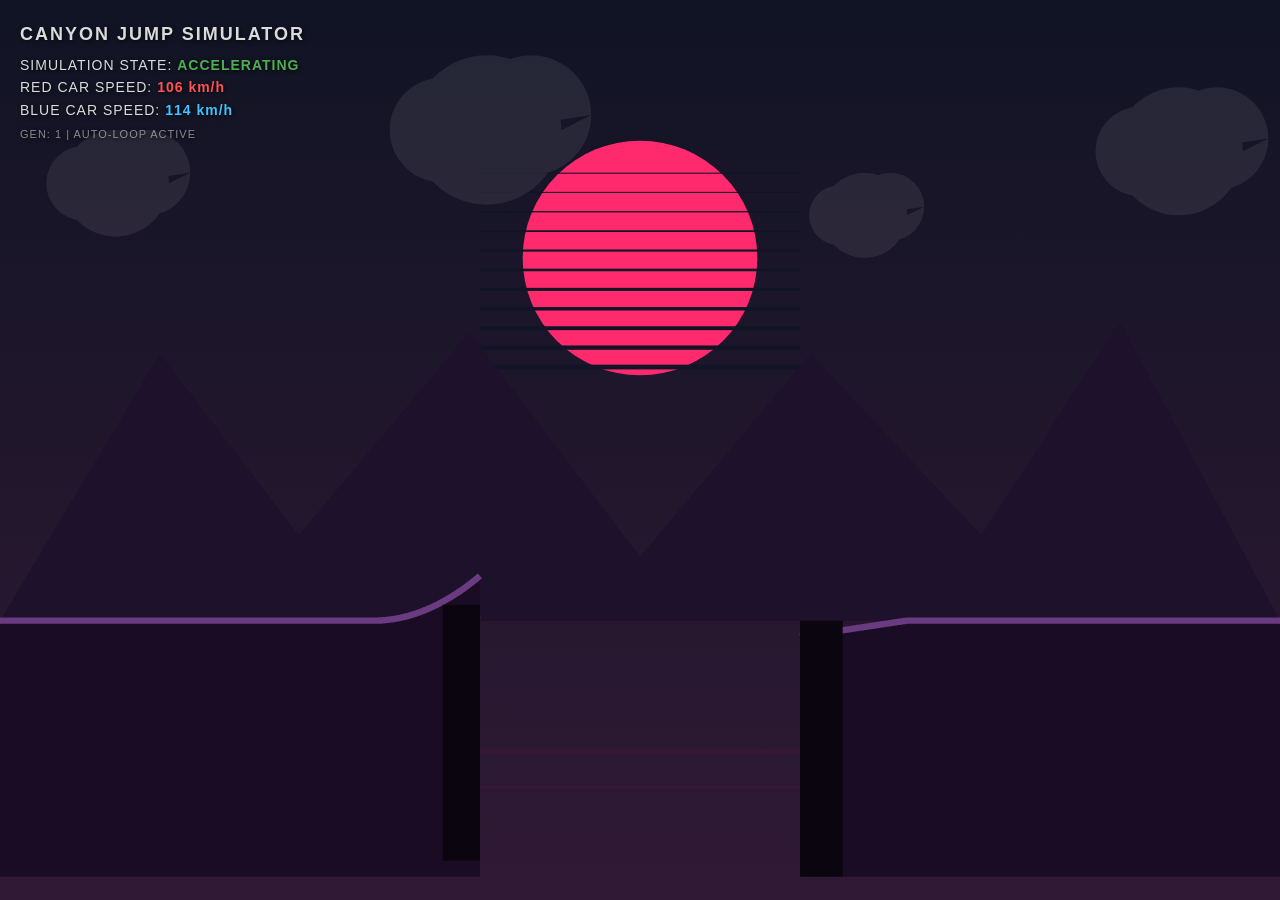
<file: games/cars-vs-canyon/gemini-3.5-flash.html>
<!DOCTYPE html>
<html lang="en">
<head>
    <meta charset="UTF-8">
    <meta name="viewport" content="width=device-width, initial-scale=1.0">
    <title>Chasm Jump Physics Simulation</title>
    <style>
        * {
            box-sizing: border-box;
        }
        html, body {
            margin: 0;
            padding: 0;
            width: 100%;
            height: 100%;
            overflow: hidden;
            background-color: #0d081b;
            font-family: -apple-system, BlinkMacSystemFont, "Segoe UI", Roboto, Helvetica, Arial, sans-serif;
        }
        canvas {
            display: block;
            width: 100%;
            height: 100%;
            background: linear-gradient(to bottom, #111424 0%, #301934 100%);
        }
        /* Discrete status overlay for a premium simulation look */
        #sim-overlay {
            position: absolute;
            top: 20px;
            left: 20px;
            color: rgba(255, 255, 255, 0.85);
            pointer-events: none;
            text-shadow: 1px 1px 4px rgba(0,0,0,0.8);
            font-size: 14px;
            letter-spacing: 1px;
            line-height: 1.6;
        }
        .hud-label {
            color: #ff9d00;
            font-weight: bold;
        }
        .red-text { color: #ff5252; font-weight: bold; }
        .blue-text { color: #40c4ff; font-weight: bold; }
    </style>
</head>
<body>
    <div id="sim-overlay">
        <div style="font-size: 18px; font-weight: 800; margin-bottom: 5px; text-transform: uppercase; letter-spacing: 2px;">CANYON JUMP SIMULATOR</div>
        <div>SIMULATION STATE: <span id="state-text" style="color: #4caf50; font-weight: bold;">ACCELERATING</span></div>
        <div>RED CAR SPEED: <span id="red-speed" class="red-text">0 km/h</span></div>
        <div>BLUE CAR SPEED: <span id="blue-speed" class="blue-text">0 km/h</span></div>
        <div style="margin-top: 5px; font-size: 11px; color: rgba(255,255,255,0.5);">GEN: <span id="sim-gen">1</span> | AUTO-LOOP ACTIVE</div>
    </div>

    <canvas id="simCanvas"></canvas>

    <script>
        // Setup Canvas
        const canvas = document.getElementById('simCanvas');
        const ctx = canvas.getContext('2d');

        // Stats elements
        const stateTextDisp = document.getElementById('state-text');
        const redSpeedDisp = document.getElementById('red-speed');
        const blueSpeedDisp = document.getElementById('blue-speed');
        const simGenDisp = document.getElementById('sim-gen');

        // Screen Dimensions & Coordinate Mapping
        // We will design in a virtual space of 1200 x 800 and scale dynamically to preserve layout ratios (especially in squares)
        const vWidth = 1200;
        const vHeight = 800;
        let scale = 1;
        let offsetX = 0;
        let offsetY = 0;

        function resize() {
            const w = window.innerWidth;
            const h = window.innerHeight;
            canvas.width = w;
            canvas.height = h;

            // Fit virtual coordinate 1200x800 aspect ratio inside actual viewport
            const scaleX = w / vWidth;
            const scaleY = h / vHeight;
            scale = Math.min(scaleX, scaleY);

            offsetX = (w - vWidth * scale) / 2;
            offsetY = (h - vHeight * scale) / 2;
        }
        window.addEventListener('resize', resize);
        resize();

        // Environment Layout Specs (Virtual coords)
        const canyonLeft = 450;
        const canyonRight = 750;
        const groundY = 560;
        const canyonDepth = 800;

        // Custom ramp shapes
        const leftRampBaseX = 350;
        const rightLandBaseX = 850;

        // Physics constants (tuned to scale)
        const GRAVITY = 0.32;
        const FRICTION_GROUND = 0.99;
        const AIR_RESISTANCE = 0.995;

        // Particle System
        const particles = [];
        function createSmoke(x, y, color, size, count=1) {
            for(let i=0; i<count; i++) {
                particles.push({
                    x: x,
                    y: y,
                    vx: (Math.random() - 0.7) * 2,
                    vy: (Math.random() - 0.4) * 1.5 - 1.0,
                    size: size * (0.4 + Math.random() * 0.6),
                    alpha: 0.8,
                    decay: 0.015 + Math.random() * 0.02,
                    color: color,
                    type: 'smoke'
                });
            }
        }

        function createSpark(x, y, count=5) {
            for(let i=0; i<count; i++) {
                particles.push({
                    x: x,
                    y: y,
                    vx: (Math.random() - 0.5) * 8,
                    vy: (Math.random() - 0.8) * 8 - 2,
                    size: 2 + Math.random() * 3,
                    alpha: 1.0,
                    decay: 0.02 + Math.random() * 0.03,
                    color: '#ffc107',
                    type: 'spark'
                });
            }
        }

        function updateParticles() {
            for(let i = particles.length - 1; i >= 0; i--) {
                const p = particles[i];
                p.x += p.vx;
                p.y += p.vy;
                p.alpha -= p.decay;
                if(p.type === 'smoke') {
                    p.size += 0.25;
                } else if(p.type === 'spark') {
                    p.vy += 0.15; // spark gravity
                }
                if(p.alpha <= 0) {
                    particles.splice(i, 1);
                }
            }
        }

        // Drifting Clouds & Sky Sun
        const clouds = [
            { x: 100, y: 150, size: 50, speed: 0.2 },
            { x: 450, y: 100, size: 70, speed: 0.15 },
            { x: 800, y: 180, size: 40, speed: 0.25 },
            { x: 1100, y: 120, size: 60, speed: 0.12 }
        ];

        // Generation Counter
        let generation = 1;

        // Custom Vehicle Class representing a simulated car with custom suspension
        class Car {
            constructor(color, colorHex, initialYOffset) {
                this.colorName = color;
                this.colorHex = colorHex;
                this.ySubOffset = initialYOffset; // unique lane displacement to prevent exact overlay
                this.reset();
            }

            reset() {
                // Generate randomized initial performance traits so results differ each loop
                this.targetSpeed = 12.5 + Math.random() * 5.0; // target engine output speed
                this.maxAccel = 0.09 + Math.random() * 0.06;
                
                this.x = -150 - Math.random() * 80;
                this.y = groundY + this.ySubOffset;
                
                this.vx = 0;
                this.vy = 0;
                this.angle = 0;
                this.angularVelocity = 0;
                
                // Suspension properties (chassis relative offset)
                this.frontSpring = 0; 
                this.rearSpring = 0;
                this.frontSpringV = 0;
                this.rearSpringV = 0;
                
                this.wheelsSpin = 0;
                
                // Simulation tracking state
                this.state = 'ACCELERATING'; // ACCELERATING, FLYING, CRASHED, LANDED, OUT_RANGE
                this.grounded = true;
                this.landingPuffsGenerated = false;
                this.hasScoredLand = false;
                this.hasScoredCrash = false;
            }

            // Custom terrain evaluation function for the Left Ramp, Gap, and Right Landing Platform
            getTerrainHeightAndSlope(x) {
                // Left Approach
                if (x < leftRampBaseX) {
                    return { y: groundY + this.ySubOffset, slope: 0, solid: true };
                } 
                // Left Launch Ramp (curve upwards to launch)
                else if (x >= leftRampBaseX && x <= canyonLeft) {
                    const norm = (x - leftRampBaseX) / (canyonLeft - leftRampBaseX);
                    // parabolic ramp slope
                    const heightRise = 42; 
                    const curY = groundY + this.ySubOffset - (norm * norm) * heightRise;
                    const slopeAngle = Math.atan2(-2 * norm * heightRise / (canyonLeft - leftRampBaseX), 1);
                    return { y: curY, slope: slopeAngle, solid: true };
                } 
                // Giant Canyon Chasm
                else if (x > canyonLeft && x < canyonRight) {
                    return { y: 9999, slope: 0, solid: false };
                } 
                // Right Landing Zone (soft downward decline leveling off)
                else {
                    const slopeEnd = rightLandBaseX;
                    if (x < slopeEnd) {
                        const norm = (x - canyonRight) / (slopeEnd - canyonRight);
                        // landing wedge slopes down slightly or is level
                        const heightDrop = 15;
                        const curY = groundY + this.ySubOffset + (1 - norm) * heightDrop;
                        const slopeAngle = Math.atan2(-heightDrop / (slopeEnd - canyonRight), 1);
                        return { y: curY, slope: slopeAngle, solid: true };
                    } else {
                        return { y: groundY + this.ySubOffset, slope: 0, solid: true };
                    }
                }
            }

            update() {
                // Wheel spinning animation based on horizontal progress
                this.wheelsSpin += this.vx * 0.15;

                // 1. Suspension Dynamics simulation (Spring mass-damper)
                const springK = 0.18; // stiffness
                const springDamp = 0.82; // absorption factor
                
                // Simulating simulated forces driving spring compression
                // Front and rear rebound forces
                this.frontSpring += this.frontSpringV;
                this.rearSpring += this.rearSpringV;
                this.frontSpringV = (this.frontSpringV - this.frontSpring * springK) * springDamp;
                this.rearSpringV = (this.rearSpringV - this.rearSpring * springK) * springDamp;

                // 2. State-Based Action Loops
                const terrain = this.getTerrainHeightAndSlope(this.x);

                if (this.state === 'ACCELERATING') {
                    // Smoothly accelerate up to target speed limit
                    if (this.vx < this.targetSpeed) {
                        this.vx += this.maxAccel;
                    }

                    // Align to soil height and track ramp curve
                    this.y = terrain.y;
                    this.angle = terrain.slope;

                    // Wheel smoke trails on run-up
                    if (Math.random() < 0.35) {
                        createSmoke(this.x - 20, this.y + 4, '#5d4037', 5, 1);
                    }

                    // Check if car flew off launch threshold
                    if (this.x >= canyonLeft) {
                        this.state = 'FLYING';
                        this.grounded = false;
                        // Boost vertical launch angle speed relative to slope
                        this.vy = Math.sin(this.angle) * this.vx;
                        this.vx = Math.cos(this.angle) * this.vx;
                    }
                } 
                else if (this.state === 'FLYING') {
                    // Flying through the air with passive gravitational pull and drag
                    this.vx *= AIR_RESISTANCE;
                    this.vy += GRAVITY;
                    
                    this.x += this.vx;
                    this.y += this.vy;

                    // Gravity causes aerodynamic nose pointing in flight
                    const targetFlyAngle = Math.atan2(this.vy, this.vx);
                    this.angle += (targetFlyAngle - this.angle) * 0.08;

                    // Check boundaries & possible landing contacts
                    if (this.y > 900) {
                        this.state = 'CRASHED';
                    } else if (this.x >= canyonRight) {
                        const surface = this.getTerrainHeightAndSlope(this.x);
                        if (this.y >= surface.y - 12) { // landing contact threshold
                            this.landingImpact(surface);
                        }
                    } else {
                        // Cliff wall collision checks
                        if (this.y > groundY && this.x < canyonRight - 10) {
                            // Hit outer right cliff face!
                            this.state = 'CRASHED';
                            createSpark(this.x, this.y, 25);
                            this.vx = -this.vx * 0.25;
                            this.vy = 4;
                        }
                    }
                } 
                else if (this.state === 'LANDED') {
                    // Rolling safely on the landing terrain structure
                    const surface = this.getTerrainHeightAndSlope(this.x);
                    this.vy = 0;
                    this.y = surface.y;
                    this.angle = surface.slope;
                    this.vx *= FRICTION_GROUND;

                    // Gradually come to natural drift stop
                    if (this.vx < 0.2) this.vx = 0;
                    this.x += this.vx;

                    // Kick up occasional puffs of landing dust
                    if (this.vx > 1 && Math.random() < 0.2) {
                        createSmoke(this.x - 20, this.y + 4, '#9e9e9e', 6, 1);
                    }
                } 
                else if (this.state === 'CRASHED') {
                    // Downward descent collapse logic
                    this.vy += GRAVITY * 1.5;
                    this.vx *= 0.98;
                    this.angle += 0.07;
                    this.x += this.vx;
                    this.y += this.vy;
                    
                    if (Math.random() < 0.3) {
                        createSmoke(this.x, this.y, '#ff5722', 8, 2);
                    }
                }

                // Final safety trigger to recycle far right runs
                if (this.x > vWidth + 250) {
                    this.state = 'OUT_RANGE';
                }
            }

            landingImpact(surface) {
                this.state = 'LANDED';
                this.grounded = true;
                this.y = surface.y;
                this.angle = surface.slope;

                // Strong downward landing impact squeezes springs tight (negative offsets)
                const force = Math.min(25, this.vy * 4);
                this.frontSpring = -force;
                this.rearSpring = -force * 0.8;
                
                // Spawn high-energy dirt/dust clouds upon landing
                if (!this.landingPuffsGenerated) {
                    createSmoke(this.x - 15, this.y + 2, '#d7ccc8', 12, 10);
                    createSmoke(this.x + 15, this.y + 2, '#d7ccc8', 9, 8);
                    createSpark(this.x, this.y + 5, 8);
                    this.landingPuffsGenerated = true;
                }
            }

            draw() {
                ctx.save();
                ctx.translate(this.x, this.y);
                ctx.rotate(this.angle);

                // Apply suspension offsets to chassis (interpolated spring heights)
                let avgSuspension = (this.frontSpring + this.rearSpring) * 0.5;
                let pitchSuspension = (this.frontSpring - this.rearSpring) * 0.2;

                // Draw Shadows on floor
                ctx.save();
                ctx.fillStyle = 'rgba(0,0,0,0.45)';
                ctx.scale(1.1, 0.45);
                ctx.beginPath();
                ctx.arc(0, 10 - avgSuspension, 32, 0, Math.PI * 2);
                ctx.fill();
                ctx.restore();

                // Group Chassis and apply spring motions
                ctx.save();
                ctx.translate(0, avgSuspension);
                ctx.rotate(pitchSuspension);

                // --- CAR VISUAL BODY ---
                // Slick aerodynamic sports chassis
                ctx.fillStyle = this.colorHex;
                ctx.beginPath();
                ctx.moveTo(-45, -2);
                ctx.lineTo(-43, -16);
                ctx.lineTo(-20, -18);
                ctx.lineTo(-6, -34);
                ctx.lineTo(24, -34);
                ctx.lineTo(44, -14);
                ctx.lineTo(48, -2);
                ctx.closePath();
                ctx.fill();

                // Dark Metallic trim highlights
                ctx.fillStyle = '#212121';
                ctx.beginPath();
                ctx.moveTo(-45, -2);
                ctx.lineTo(-43, -7);
                ctx.lineTo(47, -7);
                ctx.lineTo(48, -2);
                ctx.closePath();
                ctx.fill();

                // Aerodynamic Spoiler Wing
                ctx.fillStyle = '#111';
                ctx.fillRect(-45, -25, 4, 10);
                ctx.fillRect(-49, -29, 11, 4);

                // Futuristic glass canopy
                ctx.fillStyle = '#80deea';
                ctx.beginPath();
                ctx.moveTo(-3, -31);
                ctx.lineTo(19, -31);
                ctx.lineTo(34, -16);
                ctx.lineTo(-3, -16);
                ctx.closePath();
                ctx.fill();
                
                // Windshield gleam highlight
                ctx.fillStyle = '#ffffff';
                ctx.beginPath();
                ctx.moveTo(12, -31);
                ctx.lineTo(19, -31);
                ctx.lineTo(32, -18);
                ctx.lineTo(25, -18);
                ctx.closePath();
                ctx.fill();

                // Cabin driver silhouette
                ctx.fillStyle = 'rgba(0, 0, 0, 0.7)';
                ctx.beginPath();
                ctx.arc(6, -21, 6, 0, Math.PI * 2);
                ctx.fill();

                // Glow Headlight (yellow) & Tail light (red)
                ctx.fillStyle = '#ffeb3b';
                ctx.beginPath();
                ctx.arc(46, -10, 3, 0, Math.PI * 2);
                ctx.fill();
                ctx.fillStyle = '#ff1744';
                ctx.fillRect(-45, -13, 2, 5);

                ctx.restore(); // end chassis translation

                // --- WHEELS AND AXLES (drawn at ground level relative to body suspension) ---
                const wheelRad = 11;
                const frontWheelX = 26;
                const rearWheelX = -26;
                const wheelY = 2;

                // Draw Wheel function
                const drawWheel = (wx, wy, spinAngle) => {
                    ctx.save();
                    ctx.translate(wx, wy);
                    ctx.rotate(spinAngle);
                    
                    // Outer rubber tread
                    ctx.fillStyle = '#1a1a24';
                    ctx.beginPath();
                    ctx.arc(0, 0, wheelRad, 0, Math.PI * 2);
                    ctx.fill();
                    
                    // Interior metallic rim
                    ctx.fillStyle = '#cfd8dc';
                    ctx.beginPath();
                    ctx.arc(0, 0, wheelRad - 4, 0, Math.PI * 2);
                    ctx.fill();

                    // Rim spoke details rotating dynamically
                    ctx.fillStyle = '#37474f';
                    ctx.fillRect(-wheelRad + 3, -1.5, (wheelRad - 3) * 2, 3);
                    ctx.fillRect(-1.5, -wheelRad + 3, 3, (wheelRad - 3) * 2);

                    // Tiny central cap hub
                    ctx.fillStyle = '#cfd8dc';
                    ctx.beginPath();
                    ctx.arc(0, 0, 2, 0, Math.PI * 2);
                    ctx.fill();

                    ctx.restore();
                };

                // Left Wheel & Right Wheel drawn with suspension offset applied
                drawWheel(rearWheelX, wheelY + this.rearSpring * 0.4, this.wheelsSpin);
                drawWheel(frontWheelX, wheelY + this.frontSpring * 0.4, this.wheelsSpin);

                ctx.restore();
            }
        }

        // Instantiating the red and blue racer dynamics setup
        const redCar = new Car('RED_CAR', '#d32f2f', -6);
        const blueCar = new Car('BLUE_CAR', '#0288d1', 6);

        // Interactive background design parameters
        const terrainPalette = {
            cliffTop: '#2d1839',      // Dark rock top profile
            cliffFace: '#1a0c24',     // Heavy shadow underground
            cliffHighlight: '#6a3b80',// Electric top rim highlights
            sunColor: '#ff2a6d'       // Hot synthwave red-pink sun
        };

        // Render Background Sun, drifting clouds, and parallax mountains
        function drawBackground() {
            // Draw Parallax Sun
            ctx.fillStyle = terrainPalette.sunColor;
            ctx.beginPath();
            ctx.arc(600, 220, 110, 0, Math.PI * 2);
            ctx.fill();

            // Solar flare bands (cyberpunk style sliced horizontal cuts)
            ctx.fillStyle = '#111424';
            for (let y = 140; y < 330; y += 18) {
                const thickness = (y - 120) / 45;
                ctx.fillRect(450, y, 300, Math.max(1, thickness));
            }

            // Draw clouds with parallax drift speed scaling
            ctx.fillStyle = 'rgba(255, 255, 255, 0.08)';
            clouds.forEach(cloud => {
                cloud.x += cloud.speed;
                if (cloud.x > vWidth + 120) cloud.x = -120;

                ctx.beginPath();
                ctx.arc(cloud.x, cloud.y, cloud.size, 0, Math.PI * 2);
                ctx.arc(cloud.x + Math.floor(cloud.size * 0.6), cloud.y - Math.floor(cloud.size * 0.2), Math.floor(cloud.size * 0.8), 0, Math.PI * 2);
                ctx.arc(cloud.x - Math.floor(cloud.size * 0.6), cloud.y, Math.floor(cloud.size * 0.7), 0, Math.PI * 2);
                ctx.fill();
            });

            // Distant purple mountains (Midground parallax)
            ctx.fillStyle = '#1e112b';
            ctx.beginPath();
            ctx.moveTo(0, groundY);
            ctx.lineTo(150, 310);
            ctx.lineTo(280, 480);
            ctx.lineTo(440, 290);
            ctx.lineTo(600, 500);
            ctx.lineTo(760, 310);
            ctx.lineTo(920, 480);
            ctx.lineTo(1050, 280);
            ctx.lineTo(vWidth, groundY);
            ctx.closePath();
            ctx.fill();
        }

        // Draw ground scenery, cliff platforms, and bottom bottomless canyon pit
        function drawScenePlatforms() {
            // Left Hill Base Ground 
            ctx.fillStyle = terrainPalette.cliffFace;
            ctx.beginPath();
            ctx.moveTo(0, vHeight);
            ctx.lineTo(0, groundY);
            ctx.lineTo(leftRampBaseX, groundY);
            // Curves up to launch edge
            for (let px = leftRampBaseX; px <= canyonLeft; px += 2) {
                const norm = (px - leftRampBaseX) / (canyonLeft - leftRampBaseX);
                const py = groundY - (norm * norm) * 42;
                ctx.lineTo(px, py);
            }
            ctx.lineTo(canyonLeft, vHeight);
            ctx.closePath();
            ctx.fill();

            // Right Landing Hill Base Ground
            ctx.beginPath();
            ctx.moveTo(canyonRight, vHeight);
            // Wedge landing incline
            for (let px = canyonRight; px <= rightLandBaseX; px += 2) {
                const norm = (px - canyonRight) / (rightLandBaseX - canyonRight);
                const py = groundY + (1 - norm) * 15;
                ctx.lineTo(px, py);
            }
            ctx.lineTo(vWidth, groundY);
            ctx.lineTo(vWidth, vHeight);
            ctx.closePath();
            ctx.fill();

            // Cliff top trim/deck detailing (high contrast grass/safety yellow outline)
            ctx.strokeStyle = terrainPalette.cliffHighlight;
            ctx.lineWidth = 6;
            ctx.beginPath();
            // Left profile
            ctx.moveTo(0, groundY);
            ctx.lineTo(leftRampBaseX, groundY);
            for (let px = leftRampBaseX; px <= canyonLeft; px++) {
                const norm = (px - leftRampBaseX) / (canyonLeft - leftRampBaseX);
                const py = groundY - (norm * norm) * 42;
                ctx.lineTo(px, py);
            }
            ctx.stroke();

            // Right profile
            ctx.beginPath();
            for (let px = canyonRight; px <= rightLandBaseX; px++) {
                const norm = (px - canyonRight) / (rightLandBaseX - canyonRight);
                const py = groundY + (1 - norm) * 15;
                ctx.lineTo(px, py);
            }
            ctx.lineTo(vWidth, groundY);
            ctx.stroke();

            // Safety Warning Stripes at Edge cliff launch
            ctx.save();
            ctx.strokeStyle = '#ff9800';
            ctx.lineWidth = 3;
            for(let sx = canyonLeft - 30; sx < canyonLeft; sx += 8){
                ctx.beginPath();
                ctx.moveTo(sx, groundY - 12);
                ctx.lineTo(sx + 5, groundY - 2);
                ctx.stroke();
            }
            ctx.restore();

            // Canyon Vertical Face Shadows & Depth detail patterns
            ctx.fillStyle = '#0a050f';
            // Left Wall
            ctx.fillRect(canyonLeft - 35, groundY - 15, 35, vHeight - groundY);
            // Right Wall
            ctx.fillRect(canyonRight, groundY, 40, vHeight - groundY);

            // Tech hazard background structures inside pit
            ctx.fillStyle = 'rgba(255, 42, 109, 0.05)';
            ctx.fillRect(canyonLeft, 680, canyonRight - canyonLeft, 5);
            ctx.fillRect(canyonLeft, 715, canyonRight - canyonLeft, 3);
        }

        // Draw dust and spark particles
        function drawParticles() {
            for (let i = 0; i < particles.length; i++) {
                const p = particles[i];
                ctx.fillStyle = p.color;
                ctx.globalAlpha = p.alpha;
                ctx.beginPath();
                ctx.arc(p.x, p.y, p.size, 0, Math.PI * 2);
                ctx.fill();
            }
            ctx.globalAlpha = 1.0; // restore default
        }

        // Update the top HTML control panels
        function updateHudDisplay() {
            // Status determinations
            let displayState = "ACCELERATING";
            if (redCar.state === "FLYING" || blueCar.state === "FLYING") {
                displayState = "AIRBORNE";
            } else if (redCar.state === "LANDED" || blueCar.state === "LANDED") {
                displayState = "TOUCHDOWN SPEED REGULATION";
            } else if (redCar.state === "CRASHED" && blueCar.state === "CRASHED") {
                displayState = "CANYON WRECK / FAILED";
            }

            stateTextDisp.innerText = displayState;
            simGenDisp.innerText = generation;

            // Convert velocity value unit representations simulating km/h
            const redSpeedKmh = Math.floor(redCar.vx * 19.5);
            const blueSpeedKmh = Math.floor(blueCar.vx * 19.5);

            redSpeedDisp.innerText = redCar.state === 'CRASHED' ? 'WRECKED' : `${redSpeedKmh} km/h`;
            blueSpeedDisp.innerText = blueCar.state === 'CRASHED' ? 'WRECKED' : `${blueSpeedKmh} km/h`;
        }

        // Global Loop System check
        function globalSimulationLoop() {
            // Update individual cars
            redCar.update();
            blueCar.update();
            updateParticles();

            // Check if both simulation passes are out of sight, resetting infinite trials
            const redFinished = (redCar.state === 'OUT_RANGE' || redCar.y > vHeight + 200);
            const blueFinished = (blueCar.state === 'OUT_RANGE' || blueCar.y > vHeight + 200);

            if (redFinished && blueFinished) {
                // Loop trigger: Reset positions & parameters
                generation++;
                redCar.reset();
                blueCar.reset();
            }

            // Render Entire scene view
            ctx.clearRect(0, 0, canvas.width, canvas.height);

            ctx.save();
            // Apply scale transform respecting screen shape and coordinates
            ctx.translate(offsetX, offsetY);
            ctx.scale(scale, scale);

            // Step 1: Sky gradient & background details
            drawBackground();

            // Step 2: Canyon & Land structures
            drawScenePlatforms();

            // Step 3: Draw Particles (underneath cars for layered depth)
            drawParticles();

            // Step 4: Draw Sports Cars
            redCar.draw();
            blueCar.draw();

            ctx.restore();

            // Step 5: Screen text HUD updates
            updateHudDisplay();

            requestAnimationFrame(globalSimulationLoop);
        }

        // Initialize Loop directly
        globalSimulationLoop();
    </script>
</body>
</html>
</file>
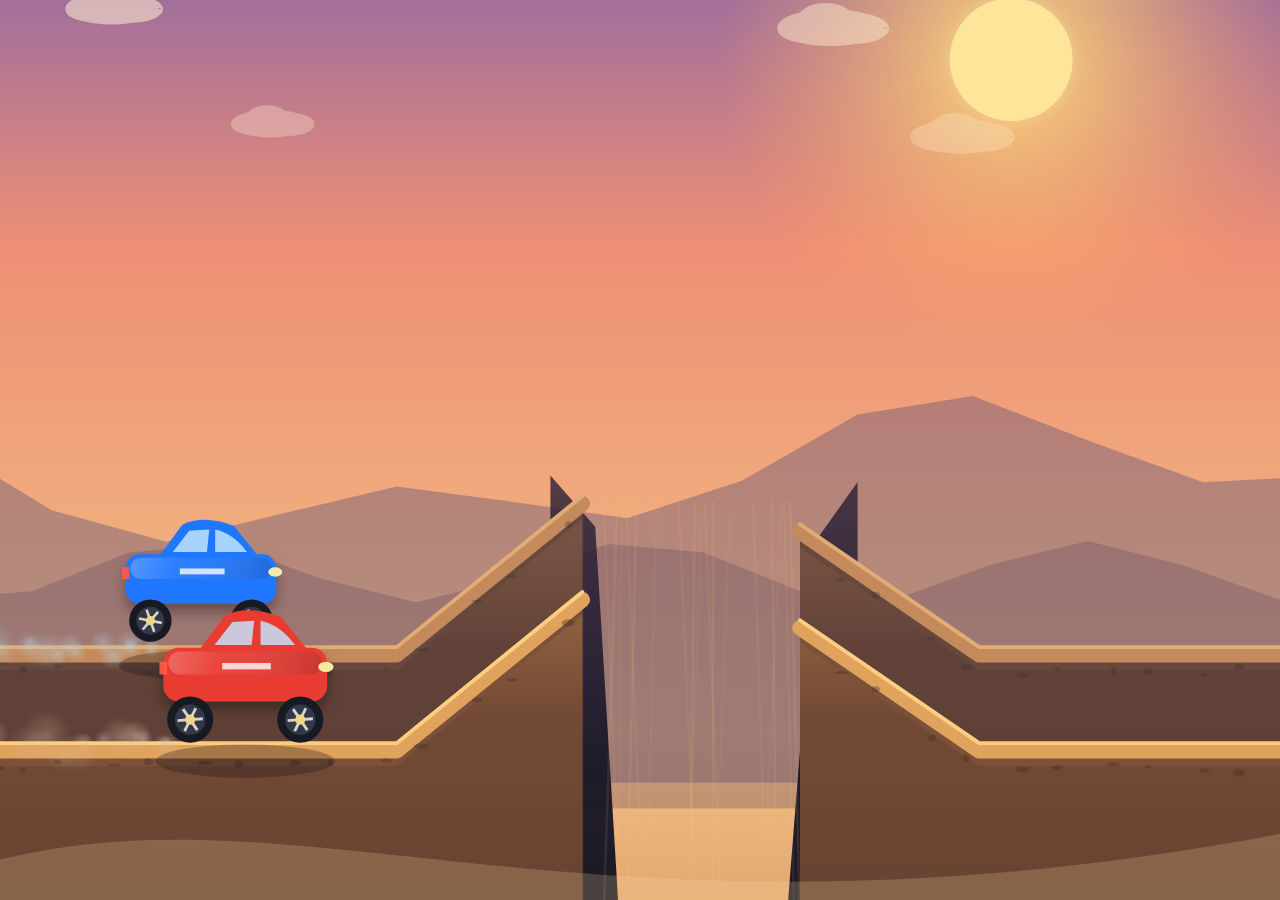
<file: games/cars-vs-canyon/gpt-5.5.html>
<!DOCTYPE html>
<html>
<head>
<meta charset="utf-8">
<meta name="viewport" content="width=device-width,initial-scale=1">
<title>Canyon Jump Loop</title>
<style>
html,body{margin:0;height:100%;overflow:hidden;background:#111}
canvas{display:block;width:100vw;height:100vh}
</style>
</head>
<body>
<canvas id="c"></canvas>
<script>
(function(){
"use strict";
const canvas=document.getElementById("c"),ctx=canvas.getContext("2d");
const W=1000,H=1000;
let scale=1,ox=0,oy=0,dpr=1;
function resize(){
  dpr=Math.min(2,window.devicePixelRatio||1);
  canvas.width=Math.floor(innerWidth*dpr);
  canvas.height=Math.floor(innerHeight*dpr);
  canvas.style.width=innerWidth+"px";
  canvas.style.height=innerHeight+"px";
  scale=Math.max(canvas.width/W,canvas.height/H);
  ox=(canvas.width-W*scale)/2;
  oy=(canvas.height-H*scale)/2;
}
addEventListener("resize",resize,{passive:true}); resize();

const lanes=[
  {base:660,scale:.92,name:"blue",dust:[185,205,215]},
  {base:735,scale:1.0,name:"red",dust:[215,190,165]}
];
const G=820, ride=54;
function groundY(x,lane){
  const b=lane.base;
  if(x<=310)return b;
  if(x<=455)return b-(x-310)/145*118;
  if(x<625)return null;
  if(x<=765)return b-96+(x-625)/140*96;
  return b;
}
function slopeAt(x){
  if(x>310&&x<=455)return -118/145;
  if(x>=625&&x<=765)return 96/140;
  return 0;
}
function rr(x,y,w,h,r){
  ctx.beginPath();
  ctx.moveTo(x+r,y);
  ctx.arcTo(x+w,y,x+w,y+h,r);
  ctx.arcTo(x+w,y+h,x,y+h,r);
  ctx.arcTo(x,y+h,x,y,r);
  ctx.arcTo(x,y,x+w,y,r);
  ctx.closePath();
}
function clamp(v,a,b){return Math.max(a,Math.min(b,v));}
function rand(a,b){return a+Math.random()*(b-a);}

const particles=[];
function puff(x,y,count,pow,color,rocks){
  for(let i=0;i<count;i++){
    const a=rand(Math.PI*.92,Math.PI*1.95), sp=rand(25,pow);
    particles.push({
      x:x+rand(-10,10),y:y+rand(-5,6),
      vx:Math.cos(a)*sp+rand(-20,35),vy:Math.sin(a)*sp-rand(5,35),
      life:rand(.45,1.15),max:0,size:rand(5,16)*(rocks?.55:1),
      r:rand(0,Math.PI*2),vr:rand(-5,5),rock:rocks&&Math.random()<.45,
      col:color,grav:rocks?760:210
    });
    particles[particles.length-1].max=particles[particles.length-1].life;
  }
}
function updateParticles(dt){
  for(let i=particles.length-1;i>=0;i--){
    const p=particles[i];
    p.life-=dt;
    if(p.life<=0){particles.splice(i,1);continue;}
    p.vy+=p.grav*dt; p.vx*=Math.pow(.15,dt);
    p.x+=p.vx*dt; p.y+=p.vy*dt; p.r+=p.vr*dt;
  }
}
function drawParticles(){
  for(const p of particles){
    const k=p.life/p.max, a=clamp(k*.62,0,1);
    if(p.rock){
      ctx.save(); ctx.translate(p.x,p.y); ctx.rotate(p.r);
      ctx.fillStyle=`rgba(82,61,47,${a})`;
      ctx.fillRect(-p.size*.6,-p.size*.45,p.size*1.2,p.size*.9);
      ctx.restore();
    }else{
      const s=p.size*(1.5-k*.45);
      const g=ctx.createRadialGradient(p.x,p.y,0,p.x,p.y,s);
      g.addColorStop(0,`rgba(${p.col[0]},${p.col[1]},${p.col[2]},${a*.45})`);
      g.addColorStop(1,`rgba(${p.col[0]},${p.col[1]},${p.col[2]},0)`);
      ctx.fillStyle=g; ctx.beginPath(); ctx.arc(p.x,p.y,s,0,Math.PI*2); ctx.fill();
    }
  }
}

const clouds=[
  {x:60,y:155,s:28,z:.35,a:.55},{x:310,y:98,s:38,z:.25,a:.5},
  {x:620,y:170,s:32,z:.42,a:.46},{x:840,y:115,s:48,z:.20,a:.42},
  {x:180,y:245,s:24,z:.55,a:.32},{x:720,y:255,s:30,z:.48,a:.28}
];
function drawCloud(cx,cy,s,a){
  ctx.fillStyle=`rgba(255,239,210,${a})`;
  ctx.beginPath();
  ctx.ellipse(cx,cy,s*1.3,s*.45,0,0,Math.PI*2);
  ctx.ellipse(cx-s*.55,cy+s*.03,s*.75,s*.35,0,0,Math.PI*2);
  ctx.ellipse(cx+s*.55,cy+s*.02,s*.88,s*.38,0,0,Math.PI*2);
  ctx.ellipse(cx-s*.12,cy-s*.18,s*.7,s*.42,0,0,Math.PI*2);
  ctx.fill();
}
function drawBackground(t){
  const sky=ctx.createLinearGradient(0,0,0,H);
  sky.addColorStop(0,"#6656b8");
  sky.addColorStop(.34,"#ee8f75");
  sky.addColorStop(.72,"#f3c183");
  sky.addColorStop(1,"#d28b61");
  ctx.fillStyle=sky; ctx.fillRect(0,0,W,H);

  const sx=790,sy=195;
  let rg=ctx.createRadialGradient(sx,sy,18,sx,sy,230);
  rg.addColorStop(0,"rgba(255,245,176,.96)");
  rg.addColorStop(.18,"rgba(255,210,116,.72)");
  rg.addColorStop(1,"rgba(255,164,94,0)");
  ctx.fillStyle=rg; ctx.beginPath(); ctx.arc(sx,sy,230,0,Math.PI*2); ctx.fill();
  ctx.fillStyle="#ffe59a"; ctx.beginPath(); ctx.arc(sx,sy,48,0,Math.PI*2); ctx.fill();

  for(const c of clouds){
    let x=((c.x+t*18*c.z+140)%1240)-120;
    drawCloud(x,c.y,c.s,c.a);
  }

  ctx.fillStyle="rgba(76,67,118,.36)";
  ctx.beginPath();
  ctx.moveTo(-50,560);
  for(let x=-50;x<=1050;x+=90){
    ctx.lineTo(x,520+Math.sin(x*.015+t*.08)*28+Math.sin(x*.006)*38);
  }
  ctx.lineTo(1050,760); ctx.lineTo(-50,760); ctx.closePath(); ctx.fill();

  ctx.fillStyle="rgba(102,72,94,.32)";
  ctx.beginPath();
  ctx.moveTo(-50,625);
  for(let x=-50;x<=1050;x+=75){
    ctx.lineTo(x,595+Math.sin(x*.018+2)*24);
  }
  ctx.lineTo(1050,780); ctx.lineTo(-50,780); ctx.closePath(); ctx.fill();
}

function drawCanyon(){
  const g=ctx.createLinearGradient(0,500,0,1000);
  g.addColorStop(0,"rgba(45,34,58,.78)");
  g.addColorStop(.5,"rgba(24,22,39,.95)");
  g.addColorStop(1,"#11131e");
  ctx.fillStyle=g;
  ctx.beginPath();
  ctx.moveTo(430,520); ctx.lineTo(465,560); ctx.lineTo(492,1000);
  ctx.lineTo(604,1000); ctx.lineTo(638,570); ctx.lineTo(670,525);
  ctx.lineTo(670,1000); ctx.lineTo(430,1000); ctx.closePath(); ctx.fill();

  for(let i=0;i<18;i++){
    const x=455+i*10+Math.sin(i)*8;
    ctx.strokeStyle=`rgba(255,192,126,${.05+(i%3)*.025})`;
    ctx.lineWidth=2;
    ctx.beginPath(); ctx.moveTo(x,540+Math.random()*0);
    ctx.lineTo(x+Math.sin(i*2)*20,1000); ctx.stroke();
  }
}
function drawLane(lane,front){
  const b=lane.base, bottom=1080;
  ctx.save();
  ctx.fillStyle=front?"#7b5139":"#66483d";
  ctx.beginPath();
  ctx.moveTo(-80,bottom); ctx.lineTo(-80,b);
  ctx.lineTo(310,b); ctx.lineTo(455,b-118);
  ctx.lineTo(455,bottom); ctx.closePath(); ctx.fill();
  ctx.beginPath();
  ctx.moveTo(625,b-96); ctx.lineTo(765,b); ctx.lineTo(1120,b);
  ctx.lineTo(1120,bottom); ctx.lineTo(625,bottom); ctx.closePath(); ctx.fill();

  const side=ctx.createLinearGradient(0,b-130,0,bottom);
  side.addColorStop(0,front?"rgba(255,189,112,.20)":"rgba(255,180,120,.12)");
  side.addColorStop(.22,"rgba(83,45,38,.22)");
  side.addColorStop(1,"rgba(17,14,22,.40)");
  ctx.fillStyle=side;
  ctx.beginPath();
  ctx.moveTo(-80,bottom); ctx.lineTo(-80,b+12); ctx.lineTo(310,b+12); ctx.lineTo(455,b-106); ctx.lineTo(455,bottom); ctx.closePath(); ctx.fill();
  ctx.beginPath();
  ctx.moveTo(625,b-84); ctx.lineTo(765,b+12); ctx.lineTo(1120,b+12); ctx.lineTo(1120,bottom); ctx.lineTo(625,bottom); ctx.closePath(); ctx.fill();

  ctx.lineCap="round"; ctx.lineJoin="round";
  ctx.strokeStyle=front?"#e0a35d":"#c48a5c"; ctx.lineWidth=12;
  ctx.beginPath(); ctx.moveTo(-80,b); ctx.lineTo(310,b); ctx.lineTo(455,b-118); ctx.stroke();
  ctx.beginPath(); ctx.moveTo(625,b-96); ctx.lineTo(765,b); ctx.lineTo(1120,b); ctx.stroke();

  ctx.strokeStyle=front?"#ffcd82":"#e2ad75"; ctx.lineWidth=3;
  ctx.beginPath(); ctx.moveTo(-80,b-6); ctx.lineTo(310,b-6); ctx.lineTo(455,b-124); ctx.stroke();
  ctx.beginPath(); ctx.moveTo(625,b-102); ctx.lineTo(765,b-6); ctx.lineTo(1120,b-6); ctx.stroke();

  ctx.fillStyle=front?"rgba(70,45,34,.38)":"rgba(52,42,43,.28)";
  for(let i=0;i<35;i++){
    const x=(i*71+17)%1180-70;
    if(x>455&&x<625)continue;
    const y=groundY(x,lane);
    if(y==null)continue;
    ctx.beginPath(); ctx.ellipse(x,y+rand(7,18),rand(2,6),rand(1,3),0,0,Math.PI*2); ctx.fill();
  }
  ctx.restore();
}

function makeCar(color,lane,offset){
  const gy=groundY(-150,lane);
  return {
    color, lane, x:-150+offset, y:gy-ride, vx:340, vy:0, air:false,
    angle:0,wheel:0,compression:0,compVel:0,lastDust:0,flash:0
  };
}
const cars=[
  makeCar("#1f77ff",lanes[0],-28),
  makeCar("#e83b32",lanes[1],0)
];
function resetRace(){
  const base=rand(322,374);
  cars[0].x=-185-rand(0,35); cars[0].vx=base+rand(-25,24); cars[0].air=false; cars[0].vy=0; cars[0].angle=0; cars[0].compression=0; cars[0].compVel=0; cars[0].y=groundY(cars[0].x,cars[0].lane)-ride;
  cars[1].x=-165-rand(0,35); cars[1].vx=base+rand(-20,28); cars[1].air=false; cars[1].vy=0; cars[1].angle=0; cars[1].compression=0; cars[1].compVel=0; cars[1].y=groundY(cars[1].x,cars[1].lane)-ride;
}
resetRace();

function updateCar(car,dt,t){
  car.compVel+=(-car.compression*45-car.compVel*10)*dt;
  car.compression+=car.compVel*dt;
  if(car.compression<0){car.compression=0;car.compVel=0;}
  car.flash=Math.max(0,car.flash-dt*2.8);
  car.wheel+=car.vx*dt/17;

  if(car.air){
    car.x+=car.vx*dt;
    car.vy+=G*dt;
    car.y+=car.vy*dt;
    const va=Math.atan2(car.vy,car.vx);
    car.angle+=(va*.72-car.angle)*dt*2.2;
    const gy=groundY(car.x,car.lane);
    if(gy!==null && car.y>=gy-ride){
      car.y=gy-ride;
      const impact=clamp(car.vy/520,0,1);
      car.compression=Math.max(car.compression,.35+impact*.7);
      car.compVel=-5.5-impact*3;
      car.vy=0; car.air=false; car.flash=1;
      puff(car.x-18,gy-4,34,245,car.lane.dust,true);
      puff(car.x+32,gy-4,22,190,car.lane.dust,false);
    }
  }else{
    car.x+=car.vx*dt;
    const gy=groundY(car.x,car.lane);
    if(gy===null){
      car.air=true;
      const s=slopeAt(454);
      car.vy=car.vx*s-52-rand(0,24);
      car.angle=Math.atan(s);
      puff(car.x-48,car.y+ride-5,24,180,car.lane.dust,true);
    }else{
      const s=slopeAt(car.x), target=gy-ride;
      car.y+=(target-car.y)*Math.min(1,dt*18);
      car.angle+=(Math.atan(s)-car.angle)*Math.min(1,dt*12);
      car.compression=Math.max(car.compression,.035+.025*Math.sin(t*22+car.x*.04));
      car.lastDust-=dt;
      if(car.lastDust<=0 && car.vx>80){
        car.lastDust=rand(.035,.07);
        puff(car.x-48*Math.cos(car.angle),gy-3,2,72,car.lane.dust,false);
      }
    }
  }
}
function drawWheel(x,y,r,rot){
  ctx.fillStyle="#171923"; ctx.beginPath(); ctx.arc(x,y,r,0,Math.PI*2); ctx.fill();
  ctx.fillStyle="#333849"; ctx.beginPath(); ctx.arc(x,y,r*.66,0,Math.PI*2); ctx.fill();
  ctx.strokeStyle="#d8d5c7"; ctx.lineWidth=2.2;
  for(let i=0;i<6;i++){
    const a=rot+i*Math.PI/3;
    ctx.beginPath(); ctx.moveTo(x,y); ctx.lineTo(x+Math.cos(a)*r*.55,y+Math.sin(a)*r*.55); ctx.stroke();
  }
  ctx.fillStyle="#f0d58a"; ctx.beginPath(); ctx.arc(x,y,r*.22,0,Math.PI*2); ctx.fill();
}
function drawCar(car){
  const gy=groundY(car.x,car.lane);
  ctx.save();
  if(gy!==null){
    const h=clamp((gy-(car.y+ride))/160,0,1);
    ctx.fillStyle=`rgba(29,22,26,${.26*(1-h)+.05})`;
    ctx.beginPath(); ctx.ellipse(car.x,gy+8,70*(1+h*.45)*car.lane.scale,13*(1+h)*car.lane.scale,0,0,Math.PI*2); ctx.fill();
  }else{
    ctx.fillStyle="rgba(10,10,18,.13)";
    ctx.beginPath(); ctx.ellipse(car.x,car.lane.base+168,50,9,0,0,Math.PI*2); ctx.fill();
  }
  ctx.translate(car.x,car.y+car.compression*7);
  ctx.rotate(car.angle);
  ctx.scale(car.lane.scale,car.lane.scale);

  const comp=car.compression, wy=30-comp*13, r=18;
  ctx.strokeStyle="rgba(25,25,32,.85)"; ctx.lineWidth=4;
  ctx.beginPath(); ctx.moveTo(-42,5); ctx.lineTo(-42,wy); ctx.moveTo(42,5); ctx.lineTo(42,wy); ctx.stroke();
  ctx.strokeStyle="#d7d1bd"; ctx.lineWidth=2;
  ctx.beginPath(); ctx.moveTo(-53,10); ctx.lineTo(-42,wy-2); ctx.moveTo(53,10); ctx.lineTo(42,wy-2); ctx.stroke();

  ctx.shadowColor="rgba(0,0,0,.35)"; ctx.shadowBlur=14; ctx.shadowOffsetY=8;
  ctx.fillStyle=car.color; rr(-64,-27,128,42,12); ctx.fill();
  ctx.shadowBlur=0; ctx.shadowOffsetY=0;

  ctx.fillStyle=car.color;
  ctx.beginPath();
  ctx.moveTo(-36,-25); ctx.lineTo(-16,-52); ctx.quadraticCurveTo(2,-61,28,-51);
  ctx.lineTo(49,-25); ctx.closePath(); ctx.fill();

  ctx.fillStyle="rgba(196,232,255,.82)";
  ctx.beginPath(); ctx.moveTo(-24,-29); ctx.lineTo(-10,-47); ctx.lineTo(7,-48); ctx.lineTo(5,-29); ctx.closePath(); ctx.fill();
  ctx.beginPath(); ctx.moveTo(12,-48); ctx.quadraticCurveTo(27,-45,39,-29); ctx.lineTo(12,-29); ctx.closePath(); ctx.fill();

  const hl=ctx.createLinearGradient(-62,-40,65,4);
  hl.addColorStop(0,"rgba(255,255,255,.28)");
  hl.addColorStop(.35,"rgba(255,255,255,.05)");
  hl.addColorStop(1,"rgba(0,0,0,.18)");
  ctx.fillStyle=hl; rr(-60,-24,120,18,9); ctx.fill();

  ctx.fillStyle="rgba(255,242,170,.95)"; ctx.beginPath(); ctx.ellipse(63,-12,6,4,0,0,Math.PI*2); ctx.fill();
  ctx.fillStyle="rgba(255,90,72,.9)"; ctx.fillRect(-67,-16,6,10);
  ctx.fillStyle="rgba(255,255,255,.78)"; ctx.fillRect(-18,-15,38,5);

  if(car.flash>0){
    ctx.fillStyle=`rgba(255,232,151,${car.flash*.35})`;
    rr(-70,-34,140,56,14); ctx.fill();
  }

  drawWheel(-43,wy,r,car.wheel);
  drawWheel(43,wy,r,car.wheel);
  ctx.restore();
}

let last=performance.now(),time=0;
function frame(now){
  const dt=Math.min(.033,(now-last)/1000); last=now; time+=dt;
  updateParticles(dt);
  for(const car of cars)updateCar(car,dt,time);
  if(cars[0].x>1140&&cars[1].x>1140)resetRace();

  ctx.setTransform(1,0,0,1,0,0);
  ctx.clearRect(0,0,canvas.width,canvas.height);
  ctx.setTransform(scale,0,0,scale,ox,oy);

  drawBackground(time);
  drawCanyon();
  drawLane(lanes[0],false);
  drawParticles();
  drawCar(cars[0]);
  drawLane(lanes[1],true);
  drawParticles();
  drawCar(cars[1]);

  ctx.fillStyle="rgba(255,226,166,.20)";
  ctx.beginPath(); ctx.moveTo(0,820); ctx.bezierCurveTo(240,760,470,900,1000,800); ctx.lineTo(1000,1000); ctx.lineTo(0,1000); ctx.closePath(); ctx.fill();

  requestAnimationFrame(frame);
}
requestAnimationFrame(frame);
})();
</script>
</body>
</html>
</file>
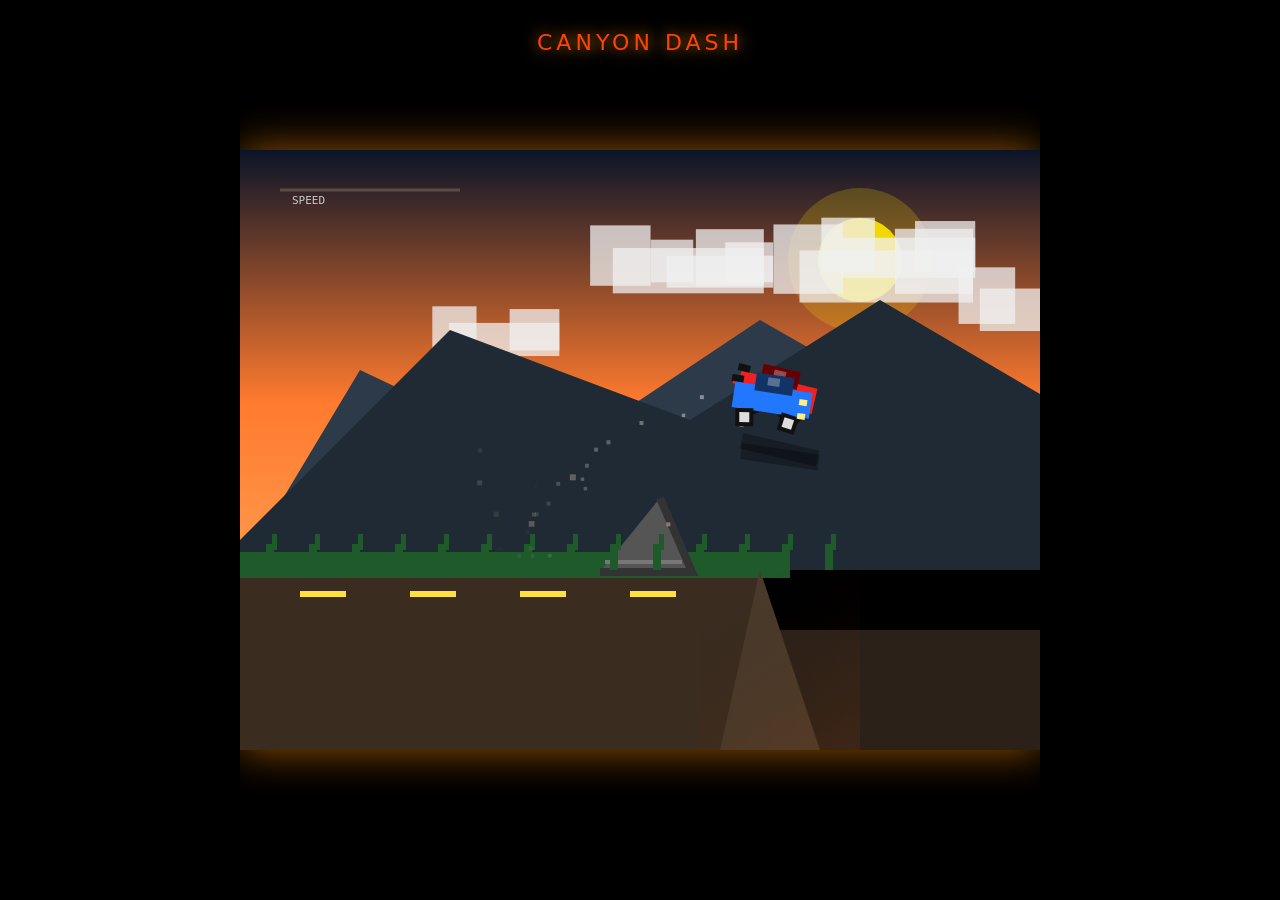
<file: games/cars-vs-canyon/grok-4.20.html>
<!DOCTYPE html>
<html lang="en">
<head>
    <meta charset="UTF-8">
    <meta name="viewport" content="width=device-width, initial-scale=1.0">
    <title>Canyon Jumper</title>
    <style>
        
        html, body {
            margin: 0;
            padding: 0;
            height: 100%;
            overflow: hidden;
            background: #000;
            display: flex;
            align-items: center;
            justify-content: center;
            font-family: 'Press Start 2P', system-ui;
        }
        
        canvas {
            display: block;
            box-shadow: 0 0 40px rgba(255, 140, 0, 0.6);
            image-rendering: pixelated;
        }
        
        .title {
            position: absolute;
            top: 30px;
            left: 50%;
            transform: translateX(-50%);
            color: #ff4400;
            font-size: 22px;
            text-shadow: 0 0 15px #ff8800,
                        3px 3px 0 #000,
                        -3px -3px 0 #000;
            pointer-events: none;
            z-index: 10;
            letter-spacing: 4px;
            animation: titlepulse 3s infinite alternate;
        }
        
        @keyframes titlepulse {
            from { opacity: 0.7; }
            to { opacity: 1; }
        }
    </style>
</head>
<body>
    <canvas id="c"></canvas>
    <div class="title">CANYON DASH</div>
    
    <script>
        const canvas = document.getElementById('c');
        const ctx = canvas.getContext('2d');
        
        let W = 800;
        let H = 600;
        canvas.width = W;
        canvas.height = H;
        
        // Game constants
        const GRAVITY = 0.42;
        const GROUND_Y = 420;
        const CANYON_START = 520;
        const CANYON_END = 1050;
        const RAMP_X = 380;
        
        // Colors
        const SKY_TOP = '#0b1428';
        const SKY_BOT = '#ff9a4d';
        const SUN_COLOR = '#ffe600';
        const GROUND_COLOR = '#3a2c1f';
        const GRASS_COLOR = '#1e5a2a';
        
        // Particles arrays
        let dustParticles = [];
        let debrisParticles = [];
        let cloudParticles = [];
        
        class Cloud {
            constructor() {
                this.x = Math.random() * W * 2;
                this.y = 80 + Math.random() * 110;
                this.size = 40 + Math.random() * 50;
                this.speed = 0.1 + Math.random() * 0.2;
            }
            
            update() {
                this.x -= this.speed;
                if (this.x < -200) this.x = W + 200 + Math.random() * 300;
            }
            
            draw() {
                ctx.globalAlpha = 0.75;
                ctx.fillStyle = '#f0f0f0';
                const s = this.size;
                ctx.fillRect(this.x, this.y, s * 2, s * 0.6);
                ctx.fillRect(this.x - s * 0.3, this.y - s * 0.3, s * 0.8, s * 0.8);
                ctx.fillRect(this.x + s * 1.1, this.y - s * 0.25, s * 0.9, s * 0.75);
                ctx.globalAlpha = 1;
            }
        }
        
        class Particle {
            constructor(x, y, vx, vy, life, color, size) {
                this.x = x;
                this.y = y;
                this.vx = vx;
                this.vy = vy;
                this.life = life;
                this.maxLife = life;
                this.color = color;
                this.size = size;
                this.gravity = 0.05;
            }
            
            update() {
                this.vy += this.gravity;
                this.x += this.vx;
                this.y += this.vy;
                this.life--;
                this.vx *= 0.98;
            }
            
            draw() {
                const alpha = this.life / this.maxLife;
                ctx.globalAlpha = alpha * 0.9;
                ctx.fillStyle = this.color;
                ctx.fillRect(this.x, this.y, this.size, this.size);
                ctx.globalAlpha = 1;
            }
        }
        
        class Car {
            constructor(color, offset) {
                this.color = color;
                this.offset = offset;
                this.reset();
            }
            
            reset() {
                this.x = -80 + Math.random() * 30;
                this.baseSpeed = 5.8 + Math.random() * 1.2;
                this.speed = this.baseSpeed;
                this.y = GROUND_Y - 36;
                this.vy = 0;
                this.angle = 0;
                this.onGround = true;
                this.suspension = 0;
                this.wheelRot = 0;
                this.airTime = 0;
                this.isBlue = this.color === '#2277ff';
                this.trail = [];
            }
            
            update() {
                if (this.onGround && this.x < RAMP_X - 40) {
                    this.speed = this.baseSpeed * (1 + Math.sin(Date.now() / 200) * 0.03);
                }
                
                this.x += this.speed;
                
                // Ramp physics
                if (this.x > RAMP_X - 10 && this.x < RAMP_X + 60 && this.onGround) {
                    const rampHeight = Math.max(0, (this.x - RAMP_X + 40) * 0.6);
                    this.y = GROUND_Y - 36 - rampHeight;
                    
                    if (rampHeight > 22) {
                        this.onGround = false;
                        this.vy = -11.5 - Math.random() * 1.5;
                        this.angle = -0.3;
                        this.speed = this.speed * 0.96;
                    }
                }
                
                if (!this.onGround) {
                    this.vy += GRAVITY;
                    this.y += this.vy;
                    this.angle = Math.max(-0.7, Math.min(0.9, this.angle + 0.028));
                    this.airTime++;
                    
                    // Air dust
                    if (this.airTime % 6 === 0 && Math.random() > 0.5) {
                        dustParticles.push(new Particle(
                            this.x + 18, this.y + 50,
                            -2 + Math.random() * 3,
                            -1 + Math.random() * 3,
                            22, '#e8d2a0', 4
                        ));
                    }
                } else {
                    // Ground movement
                    this.angle *= 0.6;
                    this.y = GROUND_Y - 36;
                    this.suspension = Math.sin(this.x * 0.3) * 1.8;
                    this.wheelRot += this.speed * 0.1;
                    
                    // Dust when driving
                    if (Math.random() < 0.6) {
                        const dustX = this.x + (Math.random() * 50 - 10);
                        dustParticles.push(new Particle(
                            dustX, GROUND_Y + 6,
                            -3 - Math.random() * 3,
                            -2 - Math.random() * 4,
                            16 + Math.random() * 14,
                            '#e8d2a0', 3.5 + Math.random() * 3
                        ));
                    }
                }
                
                // Canyon bounds
                if (this.x > CANYON_END + 200) {
                    this.reset();
                }
                
                // Landing detection
                if (!this.onGround && this.y >= GROUND_Y - 36 && this.x > CANYON_END) {
                    this.y = GROUND_Y - 36;
                    this.onGround = true;
                    this.vy = 0;
                    this.angle = 0.3;
                    
                    // Heavy landing particles
                    for (let i = 0; i < 32; i++) {
                        const vx = -4 + Math.random() * 9;
                        const vy = -7 - Math.random() * 6;
                        debrisParticles.push(new Particle(
                            this.x + 20, this.y + 38,
                            vx, vy,
                            38 + Math.random() * 22,
                            (Math.random() > 0.5) ? '#665544' : '#3a2c1f',
                            5 + Math.random() * 6
                        ));
                    }
                    
                    // Dust explosion
                    for (let i = 0; i < 45; i++) {
                        dustParticles.push(new Particle(
                            this.x + (Math.random() * 60 - 15),
                            GROUND_Y + 4,
                            -6 + Math.random() * 14,
                            -7 - Math.random() * 7,
                            30 + Math.random() * 32,
                            '#e8d2a0',
                            4 + Math.random() * 8
                        ));
                    }
                }
                
                // Add to trail for motion blur
                if (this.trail.length > 8) this.trail.shift();
                this.trail.push({x: this.x, y: this.y, angle: this.angle});
            }
            
            draw() {
                ctx.save();
                const drawX = this.x;
                const drawY = this.y + this.suspension;
                
                ctx.translate(drawX + 38, drawY + 30);
                ctx.rotate(this.angle);
                
                // Shadow
                if (!this.onGround) {
                    ctx.fillStyle = 'rgba(0,0,0,0.3)';
                    ctx.fillRect(-12, 38, 78, 16);
                }
                
                // Car body
                ctx.fillStyle = this.color;
                ctx.fillRect(-28, -22, 78, 26);           // main body
                
                // Cabin
                ctx.fillStyle = this.isBlue ? '#113366' : '#660000';
                ctx.fillRect(-8, -34, 38, 18);
                
                // Window highlight
                ctx.fillStyle = 'rgba(255,255,255,0.3)';
                ctx.fillRect(4, -31, 12, 8);
                
                // Rear spoiler
                ctx.fillStyle = '#111';
                ctx.fillRect(-32, -29, 12, 7);
                
                // Wheels
                ctx.fillStyle = '#111111';
                // Rear wheel
                ctx.save();
                ctx.translate(-14, 12);
                ctx.rotate(this.wheelRot);
                ctx.fillRect(-9, -9, 18, 18);
                ctx.fillStyle = '#ddd';
                ctx.fillRect(-5, -5, 10, 10);
                ctx.restore();
                
                // Front wheel
                ctx.fillStyle = '#111111';
                ctx.save();
                ctx.translate(30, 12);
                ctx.rotate(this.wheelRot * 1.1);
                ctx.fillRect(-9, -9, 18, 18);
                ctx.fillStyle = '#ddd';
                ctx.fillRect(-5, -5, 10, 10);
                ctx.restore();
                
                // Headlights
                ctx.fillStyle = '#ffee88';
                ctx.fillRect(38, -14, 8, 6);
                ctx.fillRect(38, 0, 8, 6);
                
                // Red tail lights
                if (!this.isBlue) {
                    ctx.fillStyle = '#ff2222';
                    ctx.fillRect(-34, -14, 6, 6);
                }
                
                ctx.restore();
            }
        }
        
        // Create cars
        let redCar = new Car('#e22', 0);
        let blueCar = new Car('#2277ff', 26);
        
        // Create clouds
        function createClouds() {
            cloudParticles = [];
            for (let i = 0; i < 9; i++) {
                cloudParticles.push(new Cloud());
            }
        }
        
        // Background hills
        function drawBackground() {
            // Sky gradient
            const sky = ctx.createLinearGradient(0, 0, 0, GROUND_Y);
            sky.addColorStop(0, SKY_TOP);
            sky.addColorStop(0.6, '#ff7a2e');
            sky.addColorStop(1, SKY_BOT);
            ctx.fillStyle = sky;
            ctx.fillRect(0, 0, W, GROUND_Y);
            
            // Sun
            ctx.fillStyle = SUN_COLOR;
            ctx.globalAlpha = 0.9;
            ctx.beginPath();
            ctx.arc(620, 110, 42, 0, Math.PI * 2);
            ctx.fill();
            
            // Sun glow
            ctx.globalAlpha = 0.2;
            ctx.beginPath();
            ctx.arc(620, 110, 72, 0, Math.PI * 2);
            ctx.fill();
            ctx.globalAlpha = 1.0;
            
            // Clouds
            for (let i = 0; i < cloudParticles.length; i++) {
                cloudParticles[i].update();
                cloudParticles[i].draw();
            }
            
            // Distant mountain
            ctx.fillStyle = '#2c3a4a';
            ctx.beginPath();
            ctx.moveTo(0, GROUND_Y);
            ctx.lineTo(120, 220);
            ctx.lineTo(310, 310);
            ctx.lineTo(520, 170);
            ctx.lineTo(730, 290);
            ctx.lineTo(920, 210);
            ctx.lineTo(W, 270);
            ctx.lineTo(W, GROUND_Y);
            ctx.fill();
            
            // Closer mountain
            ctx.fillStyle = '#1f2a35';
            ctx.beginPath();
            ctx.moveTo(-30, GROUND_Y);
            ctx.lineTo(210, 180);
            ctx.lineTo(450, 270);
            ctx.lineTo(640, 150);
            ctx.lineTo(810, 250);
            ctx.lineTo(W + 30, GROUND_Y);
            ctx.fill();
            
            // Ground plateau (left side)
            ctx.fillStyle = GROUND_COLOR;
            ctx.fillRect(0, GROUND_Y, CANYON_START, H - GROUND_Y);
            
            // Grass edge on left
            ctx.fillStyle = GRASS_COLOR;
            ctx.fillRect(0, GROUND_Y - 18, CANYON_START + 30, 26);
            
            // Canyon floor (very deep)
            ctx.fillStyle = '#2c2118';
            ctx.fillRect(CANYON_START, GROUND_Y + 60, CANYON_END - CANYON_START, H);
            
            // Canyon walls
            ctx.fillStyle = '#4a3a2a';
            // left wall
            ctx.beginPath();
            ctx.moveTo(CANYON_START, GROUND_Y);
            ctx.lineTo(CANYON_START - 40, H);
            ctx.lineTo(CANYON_START + 60, H);
            ctx.fill();
            
            // right wall
            ctx.beginPath();
            ctx.moveTo(CANYON_END, GROUND_Y);
            ctx.lineTo(CANYON_END + 70, H);
            ctx.lineTo(CANYON_END - 20, H);
            ctx.fill();
            
            // Right side ground
            ctx.fillStyle = GROUND_COLOR;
            ctx.fillRect(CANYON_END, GROUND_Y, W - CANYON_END + 10, H - GROUND_Y);
            
            // Grass edge on right
            ctx.fillStyle = GRASS_COLOR;
            ctx.fillRect(CANYON_END - 10, GROUND_Y - 18, W - CANYON_END + 60, 26);
            
            // Ramp on left
            ctx.fillStyle = '#555';
            ctx.strokeStyle = '#333';
            ctx.lineWidth = 8;
            ctx.beginPath();
            ctx.moveTo(RAMP_X - 20, GROUND_Y + 2);
            ctx.lineTo(RAMP_X + 72, GROUND_Y + 2);
            ctx.lineTo(RAMP_X + 40, GROUND_Y - 72);
            ctx.fill();
            ctx.stroke();
            
            // Ramp highlight edge
            ctx.strokeStyle = '#777';
            ctx.lineWidth = 4;
            ctx.beginPath();
            ctx.moveTo(RAMP_X - 15, GROUND_Y - 8);
            ctx.lineTo(RAMP_X + 62, GROUND_Y - 8);
            ctx.stroke();
        }
        
        function drawGroundDetail() {
            // Road dashes
            ctx.strokeStyle = '#ffe040';
            ctx.lineWidth = 6;
            for (let i = -2; i < 7; i++) {
                const dashX = 60 + i * 110;
                if (dashX > CANYON_START - 60 && dashX < CANYON_END + 60) continue;
                ctx.beginPath();
                ctx.moveTo(dashX, GROUND_Y + 24);
                ctx.lineTo(dashX + 46, GROUND_Y + 24);
                ctx.stroke();
            }
            
            // Left grass tufts
            ctx.fillStyle = '#1e5a2a';
            for (let i = 0; i < 14; i++) {
                const gx = 26 + i * 43;
                ctx.fillRect(gx, GROUND_Y - 26, 8, 26);
                ctx.fillRect(gx + 6, GROUND_Y - 36, 5, 16);
            }
            
            // Right grass tufts
            for (let i = 0; i < 9; i++) {
                const gx = CANYON_END + 40 + i * 53;
                ctx.fillRect(gx, GROUND_Y - 26, 8, 26);
                ctx.fillRect(gx + 8, GROUND_Y - 34, 6, 18);
            }
        }
        
        function updateParticles() {
            for (let i = dustParticles.length - 1; i >= 0; i--) {
                const p = dustParticles[i];
                p.update();
                if (p.life <= 0) dustParticles.splice(i, 1);
            }
            
            for (let i = debrisParticles.length - 1; i >= 0; i--) {
                const p = debrisParticles[i];
                p.update();
                if (p.life <= 0) debrisParticles.splice(i, 1);
            }
        }
        
        function drawParticles() {
            for (let i = 0; i < dustParticles.length; i++) {
                dustParticles[i].draw();
            }
            for (let i = 0; i < debrisParticles.length; i++) {
                debrisParticles[i].draw();
            }
        }
        
        function drawCanyonHighlights() {
            // Inner canyon glow
            const grad = ctx.createLinearGradient(CANYON_START, GROUND_Y, CANYON_START + 120, H);
            grad.addColorStop(0, 'transparent');
            grad.addColorStop(1, 'rgba(220, 80, 10, 0.12)');
            ctx.fillStyle = grad;
            ctx.fillRect(CANYON_START - 60, GROUND_Y, 160, H - GROUND_Y);
            
            const grad2 = ctx.createLinearGradient(CANYON_END, GROUND_Y, CANYON_END - 120, H);
            grad2.addColorStop(0, 'transparent');
            grad2.addColorStop(1, 'rgba(220, 80, 10, 0.12)');
            ctx.fillStyle = grad2;
            ctx.fillRect(CANYON_END - 110, GROUND_Y, 160, H - GROUND_Y);
        }
        
        let time = 0;
        
        function loop() {
            time += 0.016;
            
            // Clear
            ctx.clearRect(0, 0, W, H);
            
            drawBackground();
            
            // Update cars
            redCar.update();
            blueCar.update();
            
            // Occasionally vary the blue car speed
            if (Math.random() < 0.015) {
                blueCar.baseSpeed = 6.2 + Math.random() * 1.6;
            }
            
            drawGroundDetail();
            drawCanyonHighlights();
            
            updateParticles();
            drawParticles();
            
            // Draw cars
            redCar.draw();
            blueCar.draw();
            
            // Occasional exhaust smoke from both cars
            if (Math.random() < 0.3) {
                const rx = redCar.x - 16;
                const ry = redCar.y + 22;
                dustParticles.push(new Particle(rx, ry, -3.5 - Math.random() * 2, -1, 24, '#999', 4));
            }
            
            if (Math.random() < 0.3) {
                const bx = blueCar.x - 16;
                const by = blueCar.y + 26;
                dustParticles.push(new Particle(bx, by, -3.2 - Math.random() * 2.5, -0.8, 22, '#999', 3.5));
            }
            
            // Very rare big dust cloud on left side
            if (Math.random() < 0.008) {
                for (let k = 0; k < 14; k++) {
                    const dx = 40 + Math.random() * 240;
                    dustParticles.push(new Particle(
                        dx,
                        GROUND_Y + 12,
                        -1.5 + Math.random() * 4,
                        -6 - Math.random() * 4.5,
                        55,
                        '#eeddaa',
                        12
                    ));
                }
            }
            
            // Reset cars if they somehow go off the right
            if (redCar.x > W * 2) redCar.reset();
            if (blueCar.x > W * 2) blueCar.reset();
            
            // Draw a simple HUD line
            ctx.strokeStyle = 'rgba(255,240,180,0.2)';
            ctx.lineWidth = 3;
            ctx.beginPath();
            ctx.moveTo(40, 40);
            ctx.lineTo(220, 40);
            ctx.stroke();
            
            ctx.fillStyle = 'rgba(255,255,255,0.75)';
            ctx.font = '11px monospace';
            ctx.fillText('SPEED', 52, 54);
            
            requestAnimationFrame(loop);
        }
        
        // Initialize
        function init() {
            createClouds();
            
            // Give initial push so cars are on their way
            redCar.x = 80;
            blueCar.x = 30;
            blueCar.baseSpeed = 6.8;
            
            // Seed some dust
            for (let i = 0; i < 20; i++) {
                const px = Math.random() * W;
                dustParticles.push(new Particle(
                    px, GROUND_Y + Math.random() * 30,
                    -1 + Math.random() * 3,
                    -1 - Math.random() * 3,
                    30,
                    '#eeddaa',
                    4
                ));
            }
            
            loop();
        }
        
        window.onload = init;
    </script>
</body>
</html>
</file>
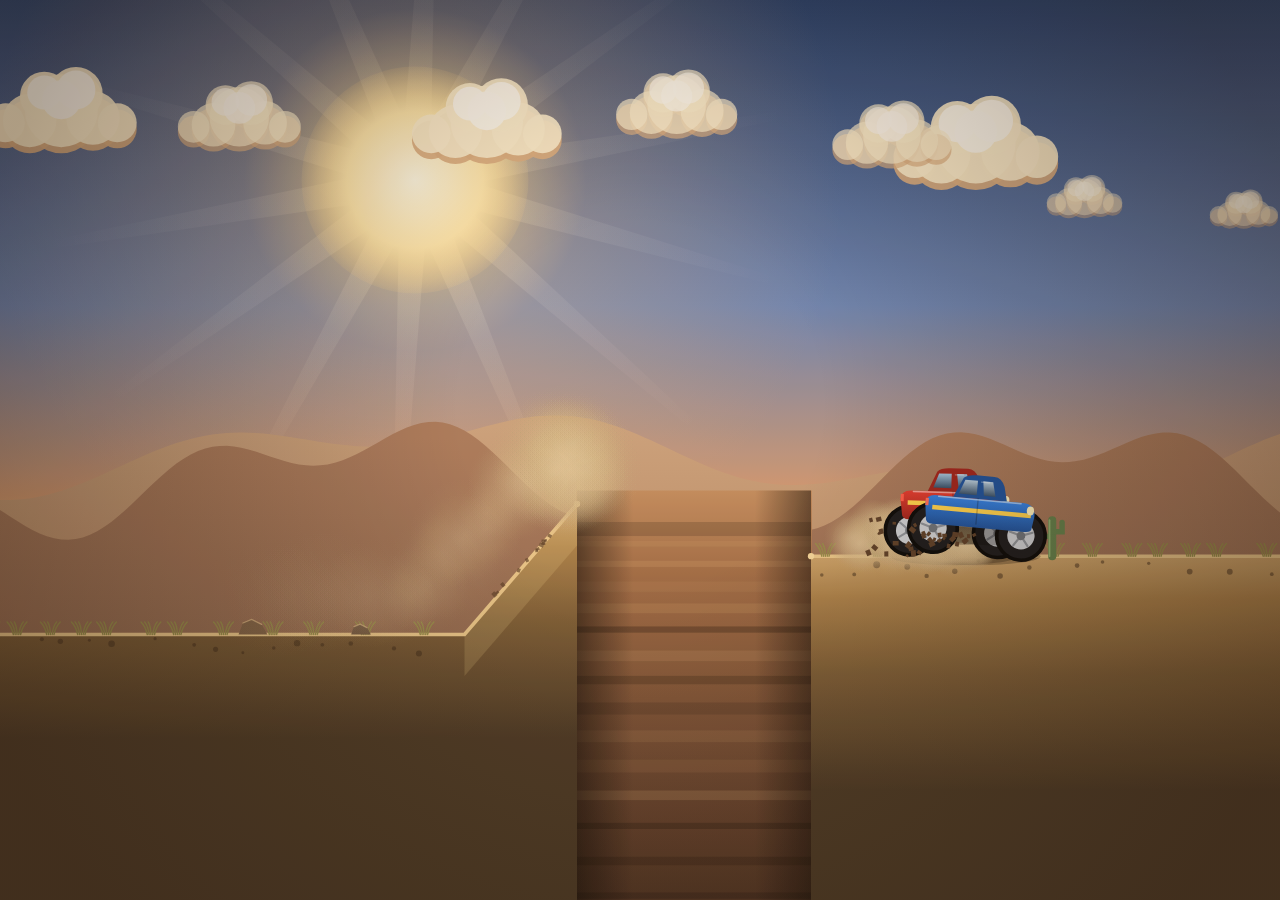
<file: games/cars-vs-canyon/opus-4.8.html>
<!DOCTYPE html>
<html>
<head>
<meta charset="utf-8">
<meta name="viewport" content="width=device-width,initial-scale=1,maximum-scale=1,user-scalable=no">
<title>Canyon Jump</title>
<style>
 html,body{margin:0;height:100%;overflow:hidden;background:#182a4a;}
 #c{display:block;width:100%;height:100%;}
</style>
</head>
<body>
<canvas id="c"></canvas>
<script>
(function(){
 const cv=document.getElementById('c');
 const ctx=cv.getContext('2d');
 let W=0,H=0,DPR=1,S=1,originX=0;
 const WORLD_H=1000, CENTER=500;
 function resize(){
   DPR=Math.min(window.devicePixelRatio||1,2);
   W=window.innerWidth; H=window.innerHeight;
   cv.width=Math.round(W*DPR); cv.height=Math.round(H*DPR);
   cv.style.width=W+'px'; cv.style.height=H+'px';
   ctx.setTransform(DPR,0,0,DPR,0,0);
   S=H/WORLD_H;
   originX=W/2-CENTER*S;
 }
 window.addEventListener('resize',resize); resize();
 const W2SX=wx=>originX+wx*S, W2SY=wy=>wy*S, S2WX=sx=>(sx-originX)/S;
 const rand=(a,b)=>a+Math.random()*(b-a);
 const clamp=(v,a,b)=>v<a?a:(v>b?b:v);

 /* ---- terrain ---- */
 const G_LEFT=705, RAMP_X0=305, LIP_X=430, LIP_Y=560, RIGHT_X=690, MESA_Y=618;
 const RSLOPE=(LIP_Y-G_LEFT)/(LIP_X-RAMP_X0);
 const GRAV=0.5, WHEELR=27, WB=98;
 function terrainY(x){
   if(x<RAMP_X0) return G_LEFT;
   if(x<LIP_X){ return G_LEFT+(LIP_Y-G_LEFT)*((x-RAMP_X0)/(LIP_X-RAMP_X0)); }
   if(x<RIGHT_X) return null;
   return MESA_Y;
 }
 function terrainSlope(x){
   if(x<RAMP_X0) return 0;
   if(x<LIP_X) return RSLOPE;
   return 0;
 }

 /* ---- state ---- */
 function makeCar(colors){ return {col:colors,x:-140,y:0,vx:0,targetVx:8.5,vy:0,phase:'run',grounded:true,angle:0,susp:0,suspV:0,wheelSpin:0,doneT:0}; }
 const red=makeCar({body:'#e2382f',dark:'#9e211b',light:'#ff8b72',glass:'#bfe2ff',trim:'#ffd24d',tail:'#ff5a48'});
 const blue=makeCar({body:'#2f7fe6',dark:'#194f9c',light:'#8ec2ff',glass:'#d7edff',trim:'#ffd24d',tail:'#ff6a58'});
 const cars=[red,blue];
 let parts=[];
 let sunPhase=0;

 const clouds=[];
 for(let i=0;i<8;i++){ const layer=i<3?0:(i<6?1:2);
   clouds.push({x:rand(-300,1300),y:rand(70,300)-layer*8,s:1.4-layer*0.32+rand(-0.15,0.15),spd:(0.09+layer*0.06)*rand(0.85,1.2),a:0.92-layer*0.22}); }

 const strata=[];
 for(let y=580;y<1260;y+=20+(y-560)*0.05){ strata.push({y:y,a:0.10+Math.random()*0.16,h:6+Math.random()*10,tint:Math.random()<0.5}); }

 const tufts=[];
 for(let x=-380;x<RAMP_X0-14;x+=rand(28,66)) tufts.push({x:x,seg:'L'});
 for(let x=RIGHT_X+16;x<1420;x+=rand(28,66)) tufts.push({x:x,seg:'R'});
 const pebbles=[];
 for(let x=-380;x<RAMP_X0-10;x+=rand(20,55)) pebbles.push({x:x,seg:'L',dy:rand(4,22),r:rand(1.5,4)});
 for(let x=RIGHT_X+12;x<1420;x+=rand(20,55)) pebbles.push({x:x,seg:'R',dy:rand(4,22),r:rand(1.5,4)});

 /* ---- particles ---- */
 function spawnRunDust(car){
   const rx=car.x-(WB*0.5)*Math.cos(car.angle);
   const ty=terrainY(car.x); if(ty===null)return;
   parts.push({t:'dust',x:rx+rand(-6,6),y:ty-4,vx:-car.vx*0.14+rand(-0.4,0.4),vy:rand(-0.9,-0.2),r:rand(7,14),life:1,dr:rand(0.4,0.9)});
 }
 function spawnLaunchBurst(car){
   for(let i=0;i<14;i++) parts.push({t:'dust',x:LIP_X+rand(-12,4),y:LIP_Y+rand(-4,12),vx:rand(-2,-0.2)+car.vx*0.1,vy:rand(-2.6,-0.3),r:rand(10,22),life:1,dr:rand(0.5,1.1)});
   for(let i=0;i<6;i++) parts.push({t:'deb',x:LIP_X+rand(-8,2),y:LIP_Y,vx:rand(-3,-0.4),vy:rand(-4,-1),r:rand(3,6),rot:rand(0,6),vr:rand(-0.3,0.3),life:1});
 }
 function spawnLandBurst(car,impact){
   const gy=terrainY(car.x); if(gy===null)return;
   const n=Math.min(32,14+impact*1.6);
   for(let i=0;i<n;i++){ const dir=Math.random()<0.5?-1:1;
     parts.push({t:'dust',x:car.x+rand(-20,20),y:gy-4,vx:dir*rand(0.5,3.6)+car.vx*0.05,vy:rand(-3.6,-0.4),r:rand(12,26),life:1,dr:rand(0.6,1.3)}); }
   for(let i=0;i<Math.min(18,8+impact);i++)
     parts.push({t:'deb',x:car.x+rand(-14,14),y:gy-2,vx:rand(-4,5),vy:rand(-6,-1.5),r:rand(3,7),rot:rand(0,6),vr:rand(-0.4,0.4),life:1,ground:gy});
 }
 function stepParts(){
   for(let i=parts.length-1;i>=0;i--){ const p=parts[i];
     if(p.t==='dust'){ p.x+=p.vx; p.y+=p.vy; p.vx*=0.96; p.vy=p.vy*0.96-0.02; p.r+=p.dr; p.life-=0.012; }
     else { p.x+=p.vx; p.vy+=0.35; p.y+=p.vy; p.vx*=0.99; p.rot+=p.vr; p.life-=0.01;
       const g=p.ground!==undefined?p.ground:terrainY(p.x);
       if(g!==null&&g!==undefined&&p.y>g&&p.vy>0){ p.y=g; p.vy*=-0.34; p.vx*=0.6; if(Math.abs(p.vy)<0.5)p.vy=0; } }
     if(p.life<=0||p.y>WORLD_H+240) parts.splice(i,1);
   }
   if(parts.length>500) parts.splice(0,parts.length-500);
 }

 /* ---- car physics ---- */
 function spawnRun(){
   const base=8.5, stagger=35+Math.random()*60, redBehind=Math.random()<0.5;
   cars.forEach((c,i)=>{
     c.targetVx=base+rand(-0.7,0.7); c.vx=c.targetVx*0.5;
     c.phase='run'; c.grounded=true; c.vy=0; c.angle=0; c.susp=0; c.suspV=0; c.doneT=0;
     const behind=((i===0)===redBehind);
     c.x=-130-(behind?stagger:0)-rand(0,15);
     c.y=terrainY(c.x)-WHEELR;
   });
 }
 function stepCar(car){
   const target=car.grounded?0:-7;
   car.suspV+=(target-car.susp)*0.09-car.suspV*0.16;
   car.susp+=car.suspV;
   if(car.susp<-12){car.susp=-12;car.suspV=0;}
   if(car.susp>26){car.susp=26;car.suspV*=-0.2;}

   if(car.phase==='run'){
     car.grounded=true;
     car.vx+=(car.targetVx-car.vx)*0.04; car.x+=car.vx;
     car.y=terrainY(car.x)-WHEELR;
     car.angle=Math.atan(terrainSlope(car.x));
     car.wheelSpin+=car.vx/WHEELR;
     if(Math.random()<0.25&&car.vx>4) spawnRunDust(car);
     if(car.x>=LIP_X){
       car.phase='air'; car.grounded=false;
       car.vy=car.vx*RSLOPE; car.x=LIP_X; car.y=LIP_Y-WHEELR;
       spawnLaunchBurst(car);
     }
   } else if(car.phase==='air'){
     car.vx*=0.9995; car.x+=car.vx; car.vy+=GRAV; car.y+=car.vy;
     let ta=clamp(Math.atan2(car.vy,car.vx),-0.6,0.9);
     car.angle+=(ta-car.angle)*0.12;
     car.wheelSpin+=0.25;
     const ty=terrainY(car.x);
     if(ty!==null&&car.y>=ty-WHEELR){
       car.y=ty-WHEELR; car.grounded=true;
       const impact=car.vy; car.suspV+=impact*0.7; car.vy=0;
       car.phase='roll'; car.angle*=0.3; spawnLandBurst(car,impact);
     }
   } else if(car.phase==='roll'){
     car.grounded=true; car.vx*=0.985; car.x+=car.vx;
     const ty=terrainY(car.x); if(ty!==null)car.y=ty-WHEELR;
     car.angle+=(Math.atan(terrainSlope(car.x))-car.angle)*0.2;
     car.wheelSpin+=car.vx/WHEELR;
     if(Math.random()<0.14&&car.vx>2) spawnRunDust(car);
     if(car.x>S2WX(W)+140||car.vx<0.4){ car.phase='done'; car.doneT=0; }
   } else { car.doneT++; car.vx*=0.9; car.x+=car.vx; }
 }
 function physicsStep(){
   sunPhase+=0.0025;
   for(const c of clouds){ c.x-=c.spd; if(c.x<-460)c.x=1360; }
   for(const car of cars) stepCar(car);
   stepParts();
   if(cars[0].phase==='done'&&cars[1].phase==='done'&&cars[0].doneT>25&&cars[1].doneT>25) spawnRun();
 }

 /* ---- rendering ---- */
 function drawSky(){
   const g=ctx.createLinearGradient(0,0,0,H);
   g.addColorStop(0,'#26406f'); g.addColorStop(0.34,'#6b83b2'); g.addColorStop(0.55,'#cf9670');
   g.addColorStop(0.66,'#f2bd7d'); g.addColorStop(0.74,'#ffe0a6'); g.addColorStop(1,'#ffe9bd');
   ctx.fillStyle=g; ctx.fillRect(0,0,W,H);
 }
 function drawSun(){
   const sx=W2SX(250), sy=W2SY(200), R=140*S;
   let g=ctx.createRadialGradient(sx,sy,0,sx,sy,R*3.4);
   g.addColorStop(0,'rgba(255,245,216,0.95)'); g.addColorStop(0.12,'rgba(255,224,150,0.8)');
   g.addColorStop(0.4,'rgba(255,190,120,0.26)'); g.addColorStop(1,'rgba(255,180,110,0)');
   ctx.fillStyle=g; ctx.fillRect(0,0,W,H);
   ctx.save(); ctx.globalCompositeOperation='lighter'; ctx.translate(sx,sy); ctx.rotate(sunPhase*0.15);
   for(let i=0;i<14;i++){ ctx.rotate(Math.PI*2/14);
     const rg=ctx.createLinearGradient(0,0,0,-R*3);
     rg.addColorStop(0,'rgba(255,232,172,0.07)'); rg.addColorStop(1,'rgba(255,232,172,0)');
     ctx.fillStyle=rg; ctx.beginPath();
     ctx.moveTo(-R*0.12,0); ctx.lineTo(R*0.12,0); ctx.lineTo(R*0.03,-R*3); ctx.lineTo(-R*0.03,-R*3); ctx.closePath(); ctx.fill();
   }
   ctx.restore();
   const c=ctx.createRadialGradient(sx,sy,0,sx,sy,R*0.9);
   c.addColorStop(0,'#fff8e4'); c.addColorStop(0.6,'#ffe7ae'); c.addColorStop(1,'rgba(255,214,140,0.12)');
   ctx.fillStyle=c; ctx.beginPath(); ctx.arc(sx,sy,R*0.9,0,7); ctx.fill();
 }
 function drawCloud(c){
   const x=W2SX(c.x), y=W2SY(c.y), sc=c.s*S;
   ctx.save(); ctx.translate(x,y); ctx.scale(sc,sc); ctx.globalAlpha=c.a;
   const puffs=[[0,0,30],[26,6,22],[-26,8,22],[12,-14,22],[-14,-12,20],[46,10,16],[-46,10,16]];
   ctx.fillStyle='#dcae82'; for(const p of puffs){ ctx.beginPath(); ctx.arc(p[0],p[1]+5,p[2],0,7); ctx.fill(); }
   ctx.fillStyle='#fdeecf'; for(const p of puffs){ ctx.beginPath(); ctx.arc(p[0],p[1],p[2],0,7); ctx.fill(); }
   ctx.fillStyle='#fffaf1'; for(const p of [[12,-14,16],[-14,-12,14],[0,-6,16]]){ ctx.beginPath(); ctx.arc(p[0],p[1]-3,p[2],0,7); ctx.fill(); }
   ctx.restore(); ctx.globalAlpha=1;
 }
 function drawClouds(){ for(const c of clouds) drawCloud(c); }
 function drawRidge(baseY,amp,freq,colTop,colBot){
   const wl=S2WX(0)-60, wr=S2WX(W)+60;
   ctx.beginPath(); ctx.moveTo(W2SX(wl),H);
   for(let x=wl;x<=wr;x+=8){
     const y=baseY-amp*(0.5+0.5*Math.sin(x*0.006*freq))-amp*0.3*Math.sin(x*0.017*freq+1.3);
     ctx.lineTo(W2SX(x),W2SY(y));
   }
   ctx.lineTo(W2SX(wr),H); ctx.closePath();
   const g=ctx.createLinearGradient(0,W2SY(baseY-amp),0,W2SY(baseY+140));
   g.addColorStop(0,colTop); g.addColorStop(1,colBot); ctx.fillStyle=g; ctx.fill();
 }
 function drawHills(){ drawRidge(540,66,0.9,'#c9a07d','#b78a67'); drawRidge(578,92,1.35,'#a9795c','#906850'); }
 function drawCanyon(){
   const x0=W2SX(LIP_X), x1=W2SX(RIGHT_X), w=x1-x0, top=W2SY(545), bot=W2SY(1350);
   const g=ctx.createLinearGradient(0,top,0,bot);
   g.addColorStop(0,'#c08a5e'); g.addColorStop(0.12,'#9c6844'); g.addColorStop(0.4,'#6a4530'); g.addColorStop(0.72,'#39241a'); g.addColorStop(1,'#140c08');
   ctx.fillStyle=g; ctx.fillRect(x0-1,top,w+2,bot-top);
   ctx.save(); ctx.beginPath(); ctx.rect(x0,top,w,bot-top); ctx.clip();
   for(const st of strata){ const yy=W2SY(st.y);
     ctx.fillStyle=st.tint?('rgba(210,160,110,'+st.a+')'):('rgba(30,18,12,'+(st.a+0.06)+')');
     ctx.fillRect(x0-2,yy,w+4,st.h*S); }
   ctx.restore();
   let ao=ctx.createLinearGradient(x0,0,x0+w*0.24,0);
   ao.addColorStop(0,'rgba(10,6,4,0.55)'); ao.addColorStop(1,'rgba(10,6,4,0)');
   ctx.fillStyle=ao; ctx.fillRect(x0,top,w*0.24,bot-top);
   ao=ctx.createLinearGradient(x1,0,x1-w*0.24,0);
   ao.addColorStop(0,'rgba(10,6,4,0.5)'); ao.addColorStop(1,'rgba(10,6,4,0)');
   ctx.fillStyle=ao; ctx.fillRect(x1-w*0.24,top,w*0.24,bot-top);
 }
 function landGrad(y0){ const g=ctx.createLinearGradient(0,W2SY(y0),0,W2SY(y0+260));
   g.addColorStop(0,'#c9a069'); g.addColorStop(0.18,'#a87e49'); g.addColorStop(0.5,'#7a5b36'); g.addColorStop(1,'#4a3826'); return g; }
 function drawGround(){
   const wl=S2WX(0)-80, wr=S2WX(W)+80, deep=W2SY(1400);
   ctx.beginPath();
   ctx.moveTo(W2SX(wl),W2SY(G_LEFT)); ctx.lineTo(W2SX(RAMP_X0),W2SY(G_LEFT)); ctx.lineTo(W2SX(LIP_X),W2SY(LIP_Y));
   ctx.lineTo(W2SX(LIP_X),deep); ctx.lineTo(W2SX(wl),deep); ctx.closePath();
   ctx.fillStyle=landGrad(LIP_Y); ctx.fill();
   ctx.save(); ctx.beginPath();
   ctx.moveTo(W2SX(RAMP_X0),W2SY(G_LEFT)); ctx.lineTo(W2SX(LIP_X),W2SY(LIP_Y));
   ctx.lineTo(W2SX(LIP_X),W2SY(LIP_Y+46)); ctx.lineTo(W2SX(RAMP_X0),W2SY(G_LEFT+46)); ctx.closePath();
   ctx.fillStyle='rgba(255,220,150,0.16)'; ctx.fill(); ctx.restore();
   ctx.beginPath(); ctx.moveTo(W2SX(wl),W2SY(G_LEFT)); ctx.lineTo(W2SX(RAMP_X0),W2SY(G_LEFT)); ctx.lineTo(W2SX(LIP_X),W2SY(LIP_Y));
   ctx.lineWidth=4*S; ctx.strokeStyle='#e7c489'; ctx.stroke();
   ctx.fillStyle='#f4d69c'; ctx.beginPath(); ctx.arc(W2SX(LIP_X),W2SY(LIP_Y),3.5*S,0,7); ctx.fill();

   ctx.beginPath();
   ctx.moveTo(W2SX(RIGHT_X),W2SY(MESA_Y)); ctx.lineTo(W2SX(wr),W2SY(MESA_Y));
   ctx.lineTo(W2SX(wr),deep); ctx.lineTo(W2SX(RIGHT_X),deep); ctx.closePath();
   ctx.fillStyle=landGrad(MESA_Y); ctx.fill();
   ctx.beginPath(); ctx.moveTo(W2SX(RIGHT_X),W2SY(MESA_Y)); ctx.lineTo(W2SX(wr),W2SY(MESA_Y));
   ctx.lineWidth=4*S; ctx.strokeStyle='#e7c489'; ctx.stroke();
   ctx.fillStyle='#f4d69c'; ctx.beginPath(); ctx.arc(W2SX(RIGHT_X),W2SY(MESA_Y),3.5*S,0,7); ctx.fill();
 }
 function tuft(x,baseY){
   const bx=W2SX(x), by=W2SY(baseY);
   ctx.strokeStyle='#93894a'; ctx.lineWidth=1.6*S; ctx.lineCap='round';
   for(let i=-2;i<=2;i++){ ctx.beginPath(); ctx.moveTo(bx+i*2*S,by);
     ctx.quadraticCurveTo(bx+i*3*S,by-9*S,bx+i*4*S+(i>0?3:-3)*S,by-14*S); ctx.stroke(); }
 }
 function rockD(x,baseY,sz,shade){
   const bx=W2SX(x), by=W2SY(baseY), u=sz*S;
   ctx.save(); ctx.translate(bx,by);
   ctx.beginPath(); ctx.moveTo(-u,0); ctx.lineTo(-u*0.7,-u*0.8); ctx.lineTo(-u*0.1,-u*1.05);
   ctx.lineTo(u*0.6,-u*0.7); ctx.lineTo(u,0); ctx.closePath(); ctx.fillStyle=shade; ctx.fill();
   ctx.strokeStyle='rgba(255,220,160,0.5)'; ctx.lineWidth=1.4*S;
   ctx.beginPath(); ctx.moveTo(-u*0.7,-u*0.8); ctx.lineTo(-u*0.1,-u*1.05); ctx.lineTo(u*0.6,-u*0.7); ctx.stroke();
   ctx.restore();
 }
 function cactus(x,baseY,h){
   const bx=W2SX(x), by=W2SY(baseY), u=S;
   ctx.strokeStyle='#5f7d4a'; ctx.lineWidth=9*u; ctx.lineCap='round';
   ctx.beginPath(); ctx.moveTo(bx,by); ctx.lineTo(bx,by-h*u); ctx.stroke();
   ctx.lineWidth=6*u;
   ctx.beginPath(); ctx.moveTo(bx,by-h*0.55*u); ctx.lineTo(bx-11*u,by-h*0.55*u); ctx.lineTo(bx-11*u,by-h*0.82*u); ctx.stroke();
   ctx.beginPath(); ctx.moveTo(bx,by-h*0.68*u); ctx.lineTo(bx+11*u,by-h*0.68*u); ctx.lineTo(bx+11*u,by-h*0.94*u); ctx.stroke();
   ctx.strokeStyle='rgba(185,222,150,0.5)'; ctx.lineWidth=2*u;
   ctx.beginPath(); ctx.moveTo(bx-3*u,by); ctx.lineTo(bx-3*u,by-h*u); ctx.stroke();
 }
 function drawDecor(){
   ctx.fillStyle='rgba(58,40,26,0.5)';
   for(const p of pebbles){ const y=(p.seg==='L'?G_LEFT:MESA_Y)+p.dy; ctx.beginPath(); ctx.arc(W2SX(p.x),W2SY(y),p.r*S,0,7); ctx.fill(); }
   for(const t of tufts) tuft(t.x, t.seg==='L'?G_LEFT:MESA_Y);
   rockD(70,G_LEFT,16,'#7c5f45'); rockD(190,G_LEFT,11,'#6e5540');
   rockD(905,MESA_Y,15,'#7c5f45'); cactus(958,MESA_Y,40);
 }
 function drawParticles(front){
   for(const p of parts){
     if(p.t==='dust'&&front) continue; if(p.t==='deb'&&!front) continue;
     const x=W2SX(p.x), y=W2SY(p.y);
     if(p.t==='dust'){
       const a=Math.max(0,p.life)*0.5, r=p.r*S;
       const g=ctx.createRadialGradient(x,y,0,x,y,r);
       g.addColorStop(0,'rgba(228,203,160,'+(a*0.9)+')'); g.addColorStop(0.6,'rgba(206,176,130,'+(a*0.55)+')'); g.addColorStop(1,'rgba(190,160,120,0)');
       ctx.fillStyle=g; ctx.beginPath(); ctx.arc(x,y,r,0,7); ctx.fill();
     } else {
       ctx.save(); ctx.translate(x,y); ctx.rotate(p.rot); ctx.globalAlpha=clamp(p.life*1.4,0,1);
       ctx.fillStyle='#5a3d28'; const s=p.r*S; ctx.fillRect(-s/2,-s/2,s,s*0.8); ctx.restore();
     }
   }
   ctx.globalAlpha=1;
 }
 function drawCarShadow(car){
   const ty=terrainY(car.x); if(ty===null)return;
   const height=Math.max(0,(ty-WHEELR)-car.y);
   const alpha=0.3*Math.max(0,1-height/260); if(alpha<=0.01)return;
   const wsc=1+height/300, cx=W2SX(car.x), cyy=W2SY(ty);
   ctx.save(); ctx.globalAlpha=alpha; ctx.fillStyle='#241812';
   ctx.beginPath(); ctx.ellipse(cx,cyy,WB*0.72*S*wsc,10*S*wsc,0,0,7); ctx.fill(); ctx.restore();
 }
 function wheel(car,wx){
   ctx.save(); ctx.translate(wx,0);
   ctx.beginPath(); ctx.arc(0,0,WHEELR,0,7); ctx.fillStyle='#17171b'; ctx.fill();
   ctx.lineWidth=4; ctx.strokeStyle='#050506'; ctx.stroke();
   ctx.rotate(car.wheelSpin);
   ctx.beginPath(); ctx.arc(0,0,WHEELR*0.56,0,7); ctx.fillStyle='#cbced4'; ctx.fill();
   ctx.strokeStyle='#8b9099'; ctx.lineWidth=2.4;
   for(let i=0;i<5;i++){ ctx.rotate(Math.PI*2/5); ctx.beginPath(); ctx.moveTo(0,0); ctx.lineTo(0,-WHEELR*0.5); ctx.stroke(); }
   ctx.beginPath(); ctx.arc(0,0,WHEELR*0.18,0,7); ctx.fillStyle='#6b7079'; ctx.fill();
   ctx.restore();
 }
 function drawCar(car){
   const col=car.col;
   ctx.save(); ctx.translate(W2SX(car.x),W2SY(car.y)); ctx.rotate(car.angle); ctx.scale(S,S);
   ctx.fillStyle='rgba(0,0,0,0.28)'; ctx.beginPath(); ctx.ellipse(0,4,58,10,0,0,7); ctx.fill();
   wheel(car,-WB/2); wheel(car,WB/2);
   const bb=-22+clamp(car.susp,-9,24);
   // body
   ctx.beginPath();
   ctx.moveTo(-58,bb-4); ctx.lineTo(-60,bb-20);
   ctx.quadraticCurveTo(-60,bb-30,-48,bb-30); ctx.lineTo(48,bb-30);
   ctx.quadraticCurveTo(62,bb-30,62,bb-16); ctx.lineTo(60,bb-2);
   ctx.quadraticCurveTo(60,bb+2,52,bb+2); ctx.lineTo(-50,bb+2);
   ctx.quadraticCurveTo(-58,bb+2,-58,bb-4); ctx.closePath();
   let g=ctx.createLinearGradient(0,bb-56,0,bb+2);
   g.addColorStop(0,col.light); g.addColorStop(0.45,col.body); g.addColorStop(1,col.dark);
   ctx.fillStyle=g; ctx.fill();
   // cabin
   ctx.beginPath();
   ctx.moveTo(-30,bb-30); ctx.lineTo(-20,bb-52);
   ctx.quadraticCurveTo(-16,bb-56,-6,bb-56); ctx.lineTo(14,bb-56);
   ctx.quadraticCurveTo(22,bb-56,26,bb-46); ctx.lineTo(30,bb-30); ctx.closePath();
   ctx.fillStyle=col.dark; ctx.fill();
   // glass
   let gg=ctx.createLinearGradient(0,bb-54,0,bb-32); gg.addColorStop(0,col.glass); gg.addColorStop(1,'#26405c');
   ctx.fillStyle=gg;
   ctx.beginPath(); ctx.moveTo(4,bb-34); ctx.lineTo(2,bb-50); ctx.lineTo(13,bb-50); ctx.lineTo(17,bb-34); ctx.closePath(); ctx.fill();
   ctx.beginPath(); ctx.moveTo(-24,bb-34); ctx.lineTo(-18,bb-50); ctx.lineTo(-4,bb-50); ctx.lineTo(-4,bb-34); ctx.closePath(); ctx.fill();
   ctx.strokeStyle='rgba(255,255,255,0.35)'; ctx.lineWidth=1.4;
   ctx.beginPath(); ctx.moveTo(0,bb-49); ctx.lineTo(9,bb-49); ctx.stroke();
   // stripe
   ctx.fillStyle=col.trim; ctx.fillRect(-52,bb-19,110,5);
   // lights
   ctx.fillStyle='#fff2c0'; ctx.beginPath(); ctx.ellipse(57,bb-22,4,5,0,0,7); ctx.fill();
   ctx.fillStyle=col.tail; ctx.fillRect(-60,bb-26,3.5,8);
   // door line + rim
   ctx.strokeStyle='rgba(0,0,0,0.25)'; ctx.lineWidth=1.4;
   ctx.beginPath(); ctx.moveTo(-2,bb-30); ctx.lineTo(-2,bb-2); ctx.stroke();
   ctx.strokeStyle='rgba(255,255,255,0.5)'; ctx.lineWidth=1.6;
   ctx.beginPath(); ctx.moveTo(-46,bb-29); ctx.lineTo(46,bb-29); ctx.stroke();
   ctx.restore();
 }
 function drawVignette(){
   const v=ctx.createRadialGradient(W/2,H*0.45,H*0.2,W/2,H*0.5,H*0.78);
   v.addColorStop(0,'rgba(0,0,0,0)'); v.addColorStop(1,'rgba(22,11,5,0.36)');
   ctx.fillStyle=v; ctx.fillRect(0,0,W,H);
   ctx.fillStyle='rgba(255,170,90,0.05)'; ctx.fillRect(0,0,W,H);
 }
 function render(){
   ctx.clearRect(0,0,W,H);
   drawSky(); drawSun(); drawClouds(); drawHills(); drawCanyon(); drawGround(); drawDecor();
   drawCarShadow(blue); drawCarShadow(red);
   drawParticles(false);
   const order=[red,blue].sort((a,b)=>a.x-b.x); order.forEach(drawCar);
   drawParticles(true);
   drawVignette();
 }

 /* ---- loop ---- */
 spawnRun();
 let last=performance.now(), acc=0;
 function frame(now){
   let el=now-last; last=now; if(el>100)el=100;
   acc+=el/(1000/60); let steps=0;
   while(acc>=1&&steps<5){ physicsStep(); acc-=1; steps++; }
   render();
   requestAnimationFrame(frame);
 }
 requestAnimationFrame(frame);
})();
</script>
</body>
</html>
</file>
<file: assets/site.css>
/* Code Bench Fun — shared design system (dark, data-forward, monochrome chrome; brand color only on model logos) */

:root {
  --bg: #0a0a0a;
  --card: rgba(23, 23, 23, .6);
  --card-solid: #171717;
  --raise: rgba(38, 38, 38, .6);
  --border: #262626;
  --border-hi: #404040;
  --t-hero: #ffffff;
  --t-body: #d4d4d4;
  --t-mute: #a3a3a3;
  --t-dim: #737373;
  --t-ghost: #525252;
  --mono: ui-monospace, "SF Mono", SFMono-Regular, Menlo, monospace;
  --sans: -apple-system, BlinkMacSystemFont, "Segoe UI", Inter, Roboto, sans-serif;
  --r-sm: 10px; --r-md: 14px; --r-lg: 18px;
  --ease: cubic-bezier(.25, .46, .45, .94);
}

* { box-sizing: border-box; }
html, body { margin: 0; padding: 0; }
body {
  background: var(--bg);
  color: var(--t-body);
  font-family: var(--sans);
  font-size: 15px;
  line-height: 1.5;
  -webkit-font-smoothing: antialiased;
  min-height: 100vh;
}
a { color: inherit; text-decoration: none; }
button { font: inherit; cursor: pointer; }

.wrap { max-width: 1160px; margin: 0 auto; padding: 0 20px 80px; }

/* ---------- top bar ---------- */
.topbar {
  display: flex; align-items: center; gap: 14px;
  padding: 18px 0 14px;
  border-bottom: 1px solid rgba(38,38,38,.6);
  margin-bottom: 28px;
}
.brand { display: flex; align-items: center; gap: 10px; color: var(--t-hero); font-weight: 500; letter-spacing: .01em; }
.brand svg { display: block; }
.brand .sub { color: var(--t-dim); font-weight: 400; }
.topbar nav { margin-left: auto; display: flex; gap: 4px; }
.topbar nav a {
  padding: 7px 14px; border-radius: 999px; color: var(--t-mute);
  font-size: 13px; transition: all .2s var(--ease);
}
.topbar nav a:hover { color: var(--t-hero); background: var(--raise); }
.topbar nav a.on { color: var(--t-hero); background: var(--raise); border: 1px solid var(--border); }

/* ---------- typography ---------- */
.label { font-size: 11px; text-transform: uppercase; letter-spacing: .14em; color: var(--t-dim); font-weight: 500; }
.hero-num { font-size: 40px; font-weight: 300; letter-spacing: -.02em; color: var(--t-hero); font-variant-numeric: tabular-nums; }
.page-title { font-size: 22px; font-weight: 300; color: var(--t-hero); margin: 0; }
h1, h2, h3 { font-weight: 300; color: var(--t-hero); }
.mono { font-family: var(--mono); font-variant-numeric: tabular-nums; }
.dim { color: var(--t-dim); } .mute { color: var(--t-mute); }

/* ---------- cards / tiles ---------- */
.card {
  background: var(--card); border: 1px solid var(--border);
  border-radius: var(--r-md); padding: 16px;
  transition: border-color .2s var(--ease), background .2s var(--ease), transform .2s var(--ease);
}
.card:hover { border-color: var(--border-hi); }
a.card:hover { transform: scale(1.005); }

.stat-strip { display: grid; grid-template-columns: repeat(auto-fit, minmax(130px, 1fr)); gap: 12px; margin-bottom: 28px; }
.stat-tile { text-align: center; padding: 18px 10px 14px; }
.stat-tile .hero-num { font-size: 30px; display: block; }
.stat-tile .label { margin-top: 4px; display: block; }

/* model chip: logo + name in brand color */
.chip { display: inline-flex; align-items: center; gap: 7px; font-weight: 600; font-size: 15px; letter-spacing: -.01em; }
.chip svg { display: block; flex: none; }

.pill {
  display: inline-block; padding: 2px 10px; border-radius: 999px;
  background: #262626; border: 1px solid #333; color: var(--t-mute);
  font-size: 10px; text-transform: uppercase; letter-spacing: .1em; font-weight: 600;
}

.btn {
  background: #262626; border: 1px solid #404040; color: var(--t-hero);
  border-radius: var(--r-sm); padding: 9px 18px; font-size: 14px;
  transition: all .2s var(--ease);
}
.btn:hover { background: #333; border-color: #525252; }
.btn.ghost { background: transparent; border-color: var(--border); color: var(--t-mute); }
.btn.ghost:hover { color: var(--t-hero); border-color: var(--border-hi); }
.btn:disabled { opacity: .4; cursor: default; }

input[type=text], textarea, select {
  width: 100%; background: rgba(23,23,23,.8); border: 1px solid var(--border);
  border-radius: var(--r-sm); color: var(--t-hero); padding: 12px 14px; font: inherit;
  outline: none; transition: border-color .2s var(--ease);
}
input[type=text]:focus, textarea:focus { border-color: #525252; }
::placeholder { color: var(--t-ghost); }

/* ---------- run grid (the show) ---------- */
.rungrid {
  display: grid; gap: 12px;
  grid-template-columns: repeat(auto-fill, minmax(min(430px, 100%), 1fr));
}
.panel {
  background: var(--card-solid); border: 1px solid var(--border);
  border-radius: var(--r-md); overflow: hidden;
  display: flex; flex-direction: column;
}
.panel-head {
  display: flex; align-items: center; justify-content: space-between;
  padding: 10px 14px; position: relative; min-height: 46px;
}
.panel-head .cost { font-size: 22px; font-weight: 500; color: var(--t-hero); font-variant-numeric: tabular-nums; letter-spacing: -.01em; }
.panel-head .bar {
  position: absolute; left: 0; bottom: 0; height: 2px; width: 0%;
  background: rgba(255,255,255,.35);
}
.panel-sub {
  display: flex; gap: 14px; padding: 0 14px 8px;
  font-size: 11px; color: var(--t-dim); font-family: var(--mono); font-variant-numeric: tabular-nums;
}
.panel .frame { position: relative; aspect-ratio: 1 / 1; background: #000; }
.panel .frame iframe { position: absolute; inset: 0; width: 100%; height: 100%; border: 0; display: block; }
.panel .frame .fail {
  position: absolute; inset: 0; display: flex; align-items: center; justify-content: center;
  color: var(--t-ghost); font-size: 13px; text-align: center; padding: 20px;
}

/* reel mode: pure square grid for screen recording — always fits the viewport */
body.reel { overflow: hidden; }
body.reel .wrap {
  max-width: none; padding: 0; height: 100vh; height: 100dvh;
  display: flex; flex-direction: column; align-items: center; justify-content: center;
}
body.reel .topbar, body.reel .no-reel { display: none !important; }
body.reel .rungrid {
  /* panel side: whichever is tighter — half the width, or half the height minus header chrome */
  --reel-side: min(calc((100vw - 24px) / 2), calc((100dvh - 64px - 24px) / 2 - 42px));
  grid-template-columns: repeat(2, var(--reel-side)) !important;
  justify-content: center; align-content: center;
  gap: 8px; padding: 8px; width: auto;
}
body.reel .panel-head { min-height: 42px; padding: 7px 12px; }
body.reel .panel-head .cost { font-size: 19px; }
body.reel .panel-sub { display: none; }
.reel-foot { display: none; }
body.reel .reel-foot {
  display: flex; align-items: center; justify-content: center; gap: 10px;
  padding: 14px 0 18px; color: var(--t-hero); font-size: 17px; font-weight: 500;
}

/* ---------- gallery ---------- */
.gallery { display: grid; gap: 16px; grid-template-columns: repeat(auto-fill, minmax(min(330px, 100%), 1fr)); }
.gcard { display: flex; flex-direction: column; overflow: hidden; padding: 0; }
.gcard .cover { position: relative; aspect-ratio: 16 / 10; background: #000; overflow: hidden; }
.gcard .cover iframe { width: 200%; height: 200%; transform: scale(.5); transform-origin: 0 0; border: 0; pointer-events: none; }
.gcard .meta { padding: 14px 16px 16px; display: flex; flex-direction: column; gap: 10px; }
.gcard .title { color: var(--t-hero); font-size: 16px; font-weight: 400; }
.gcard .row { display: flex; align-items: center; gap: 12px; flex-wrap: wrap; }
.gcard .nums { display: flex; gap: 16px; font-size: 12px; color: var(--t-dim); font-family: var(--mono); font-variant-numeric: tabular-nums; }

/* ---------- tables ---------- */
table.stats { width: 100%; border-collapse: collapse; font-variant-numeric: tabular-nums; }
table.stats th { text-align: right; font-size: 11px; text-transform: uppercase; letter-spacing: .12em; color: var(--t-dim); font-weight: 500; padding: 10px 12px; border-bottom: 1px solid var(--border); }
table.stats th:first-child, table.stats td:first-child { text-align: left; }
table.stats td { text-align: right; padding: 12px; border-bottom: 1px solid rgba(38,38,38,.5); font-family: var(--mono); font-size: 13px; color: var(--t-body); }
table.stats tr:last-child td { border-bottom: 0; }
table.stats td.best { color: var(--t-hero); }

/* ---------- reveal animation ---------- */
.reveal { opacity: 0; transform: translateY(14px); animation: rise .45s var(--ease) forwards; }
@keyframes rise { to { opacity: 1; transform: none; } }

/* scroll edge fade */
.fade-b { position: relative; }
.fade-b::after { content: ""; pointer-events: none; position: absolute; left: 0; right: 0; bottom: 0; height: 48px; background: linear-gradient(to top, var(--bg), transparent); }

footer.site {
  margin-top: 60px; padding-top: 20px; border-top: 1px solid rgba(38,38,38,.6);
  display: flex; gap: 18px; align-items: center; font-size: 12px; color: var(--t-ghost);
}
footer.site a { color: var(--t-dim); }
footer.site a:hover { color: var(--t-hero); }

@media (max-width: 720px) {
  .wrap { padding: 0 10px 60px; }
  .rungrid { grid-template-columns: 1fr 1fr; gap: 8px; }
  .panel-head { padding: 8px 10px; min-height: 40px; }
  .panel-head .cost { font-size: 17px; }
  .chip { font-size: 13px; gap: 5px; }
  .chip svg { width: 16px; height: 16px; }
  .panel-sub { font-size: 10px; gap: 10px; padding: 0 10px 6px; }
  .stat-tile .hero-num { font-size: 22px; }
  .topbar nav a { padding: 6px 10px; font-size: 12px; }
}
</file>
